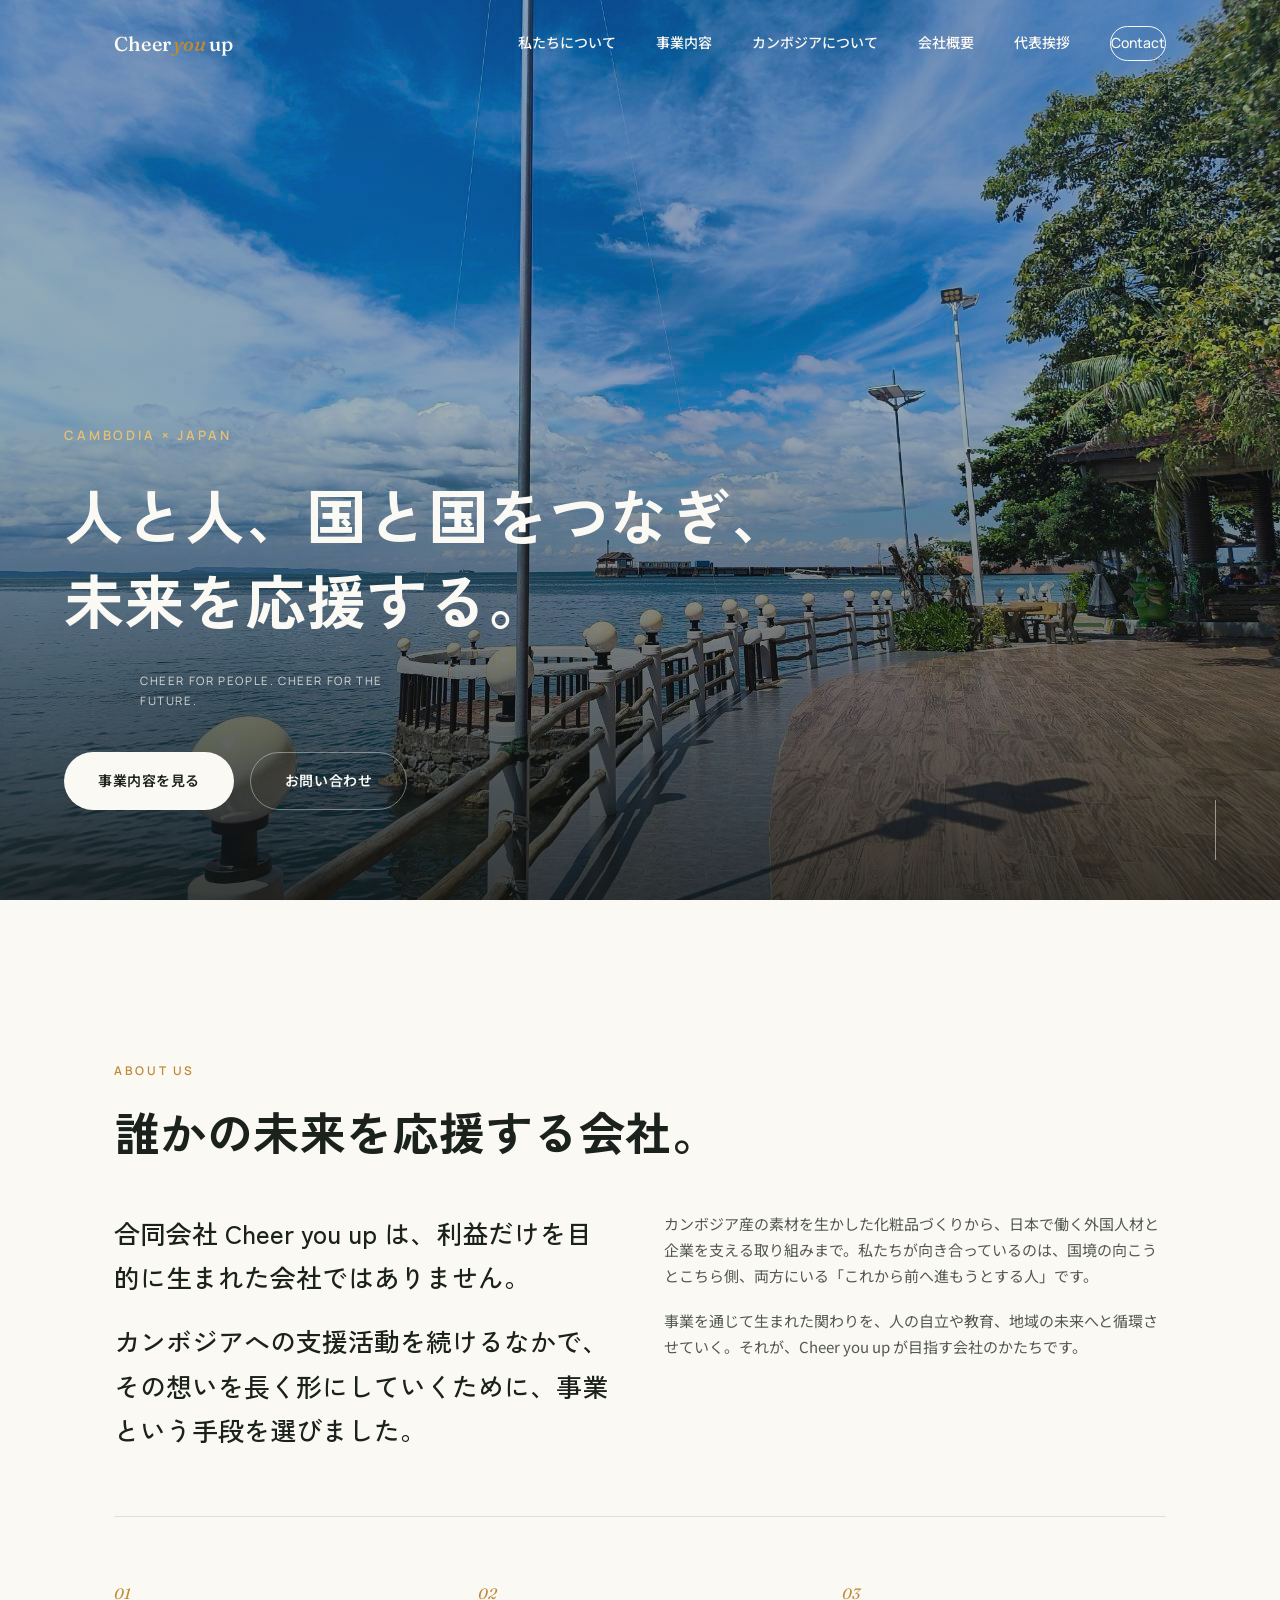
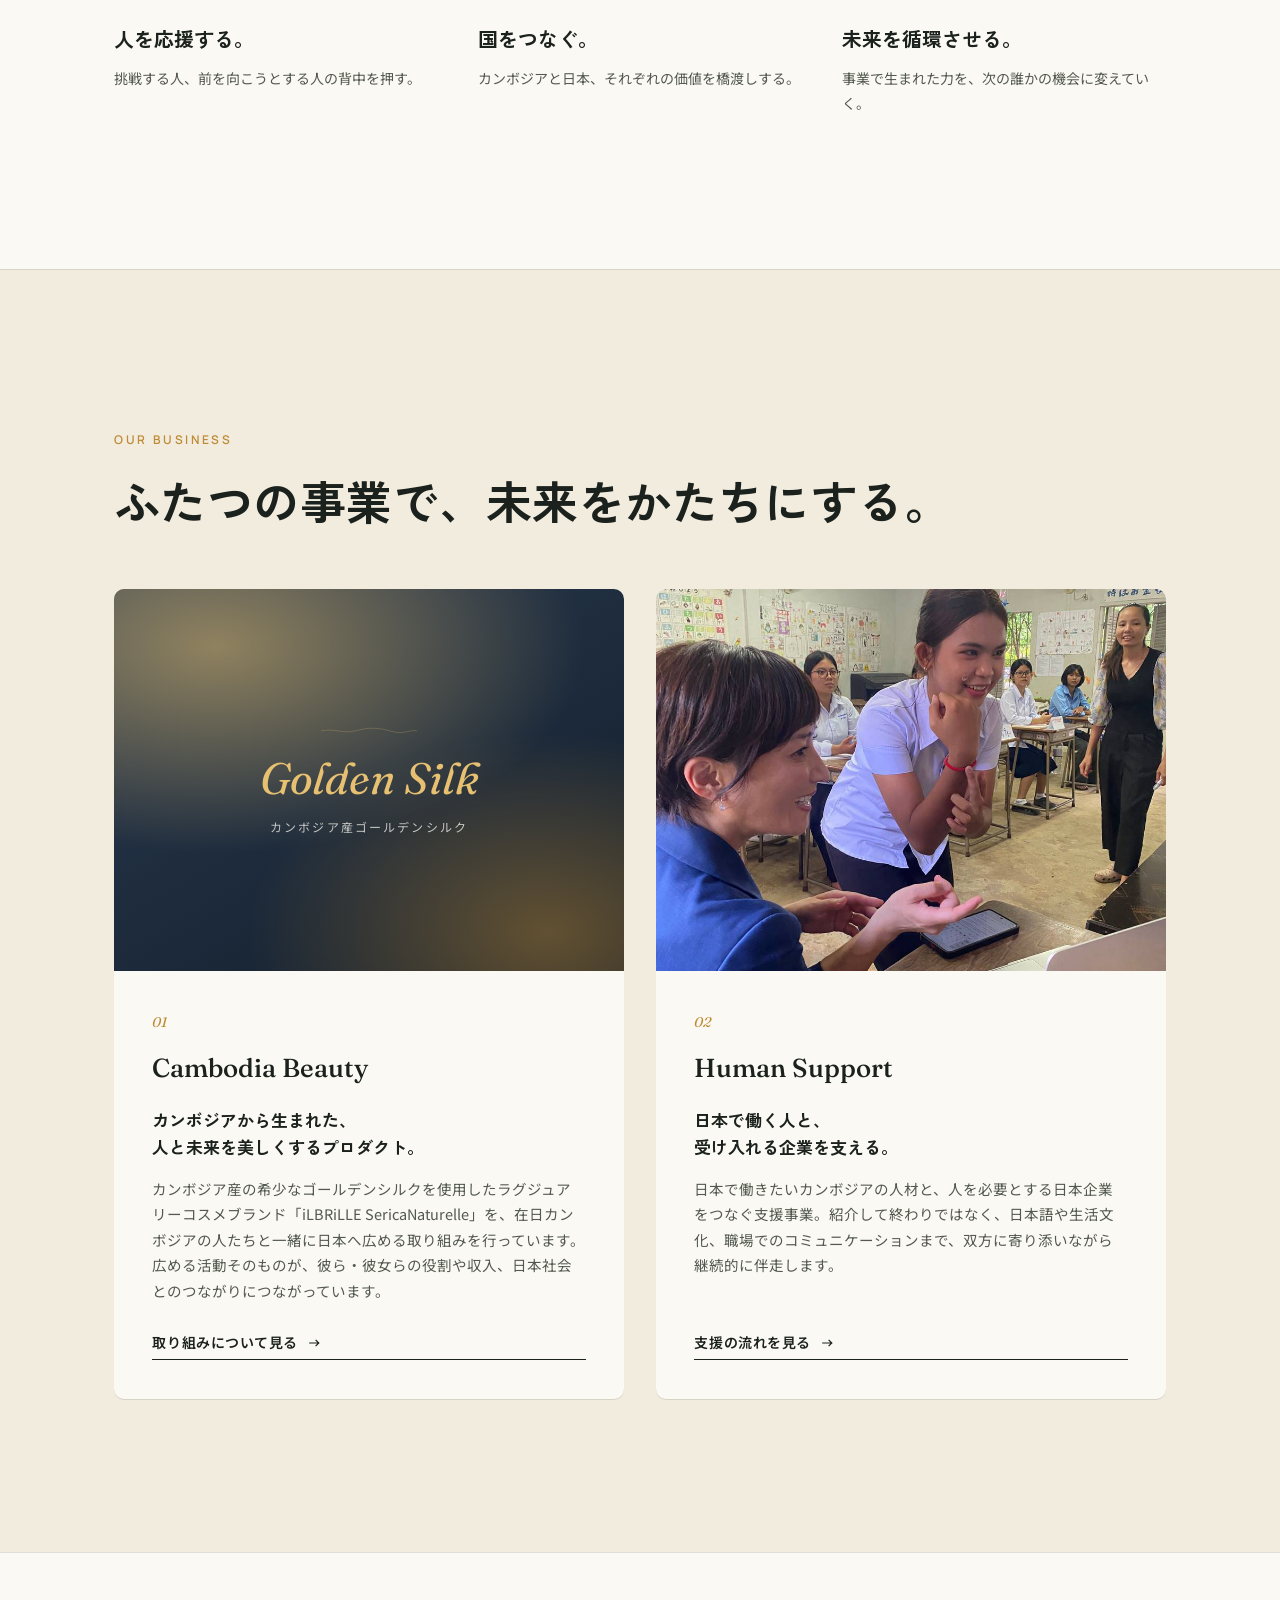
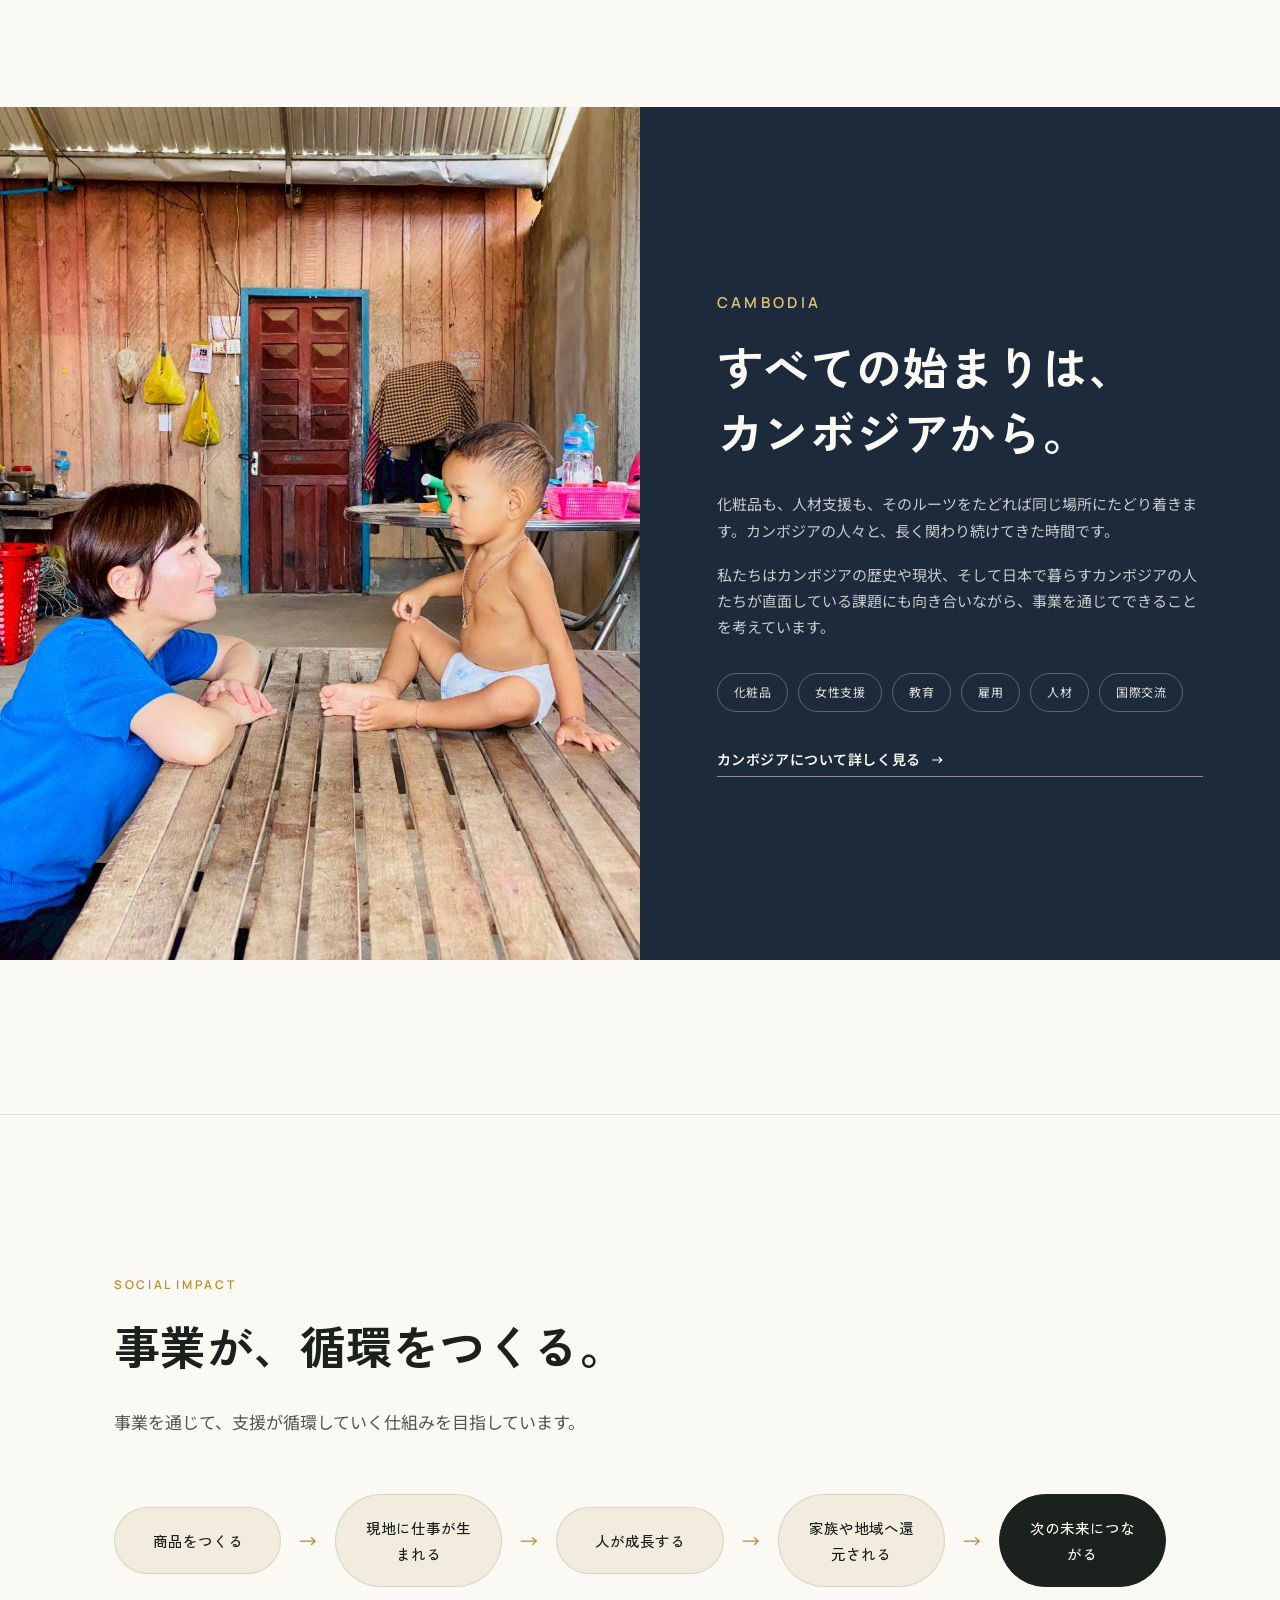
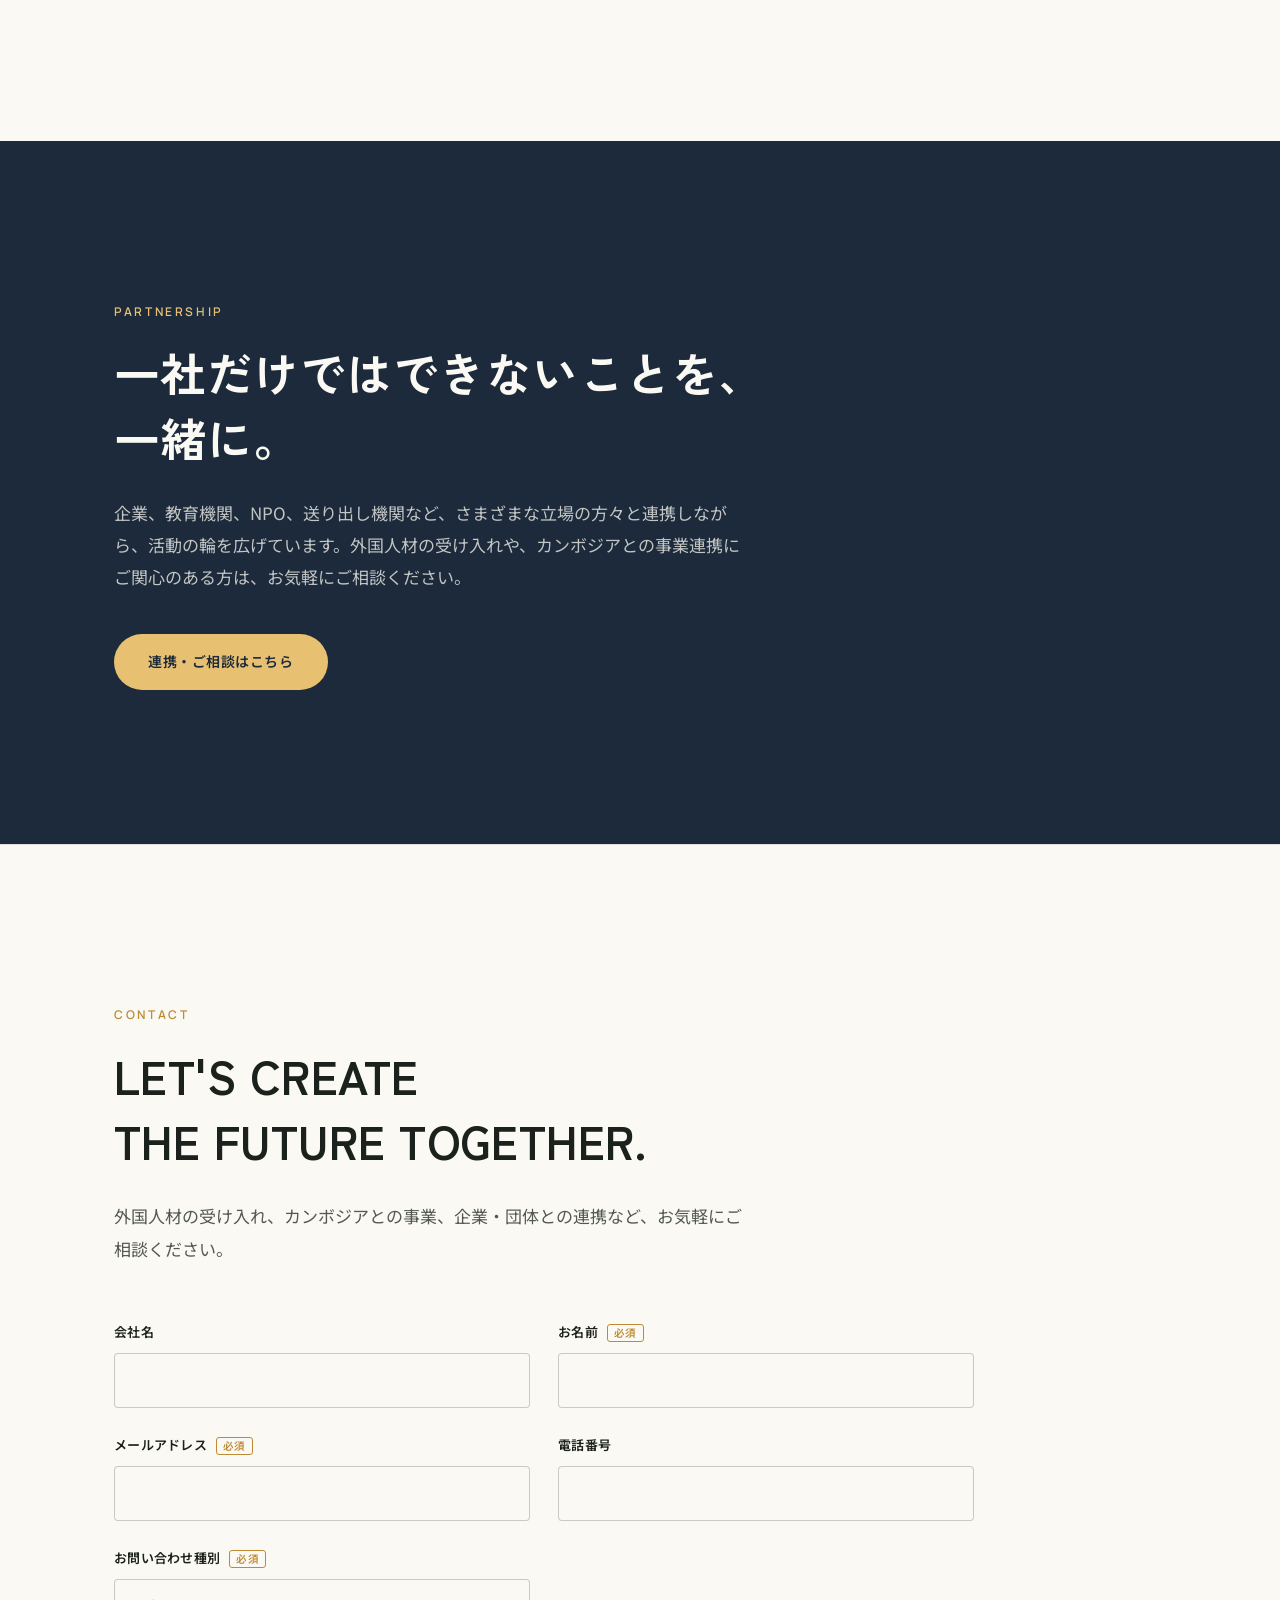
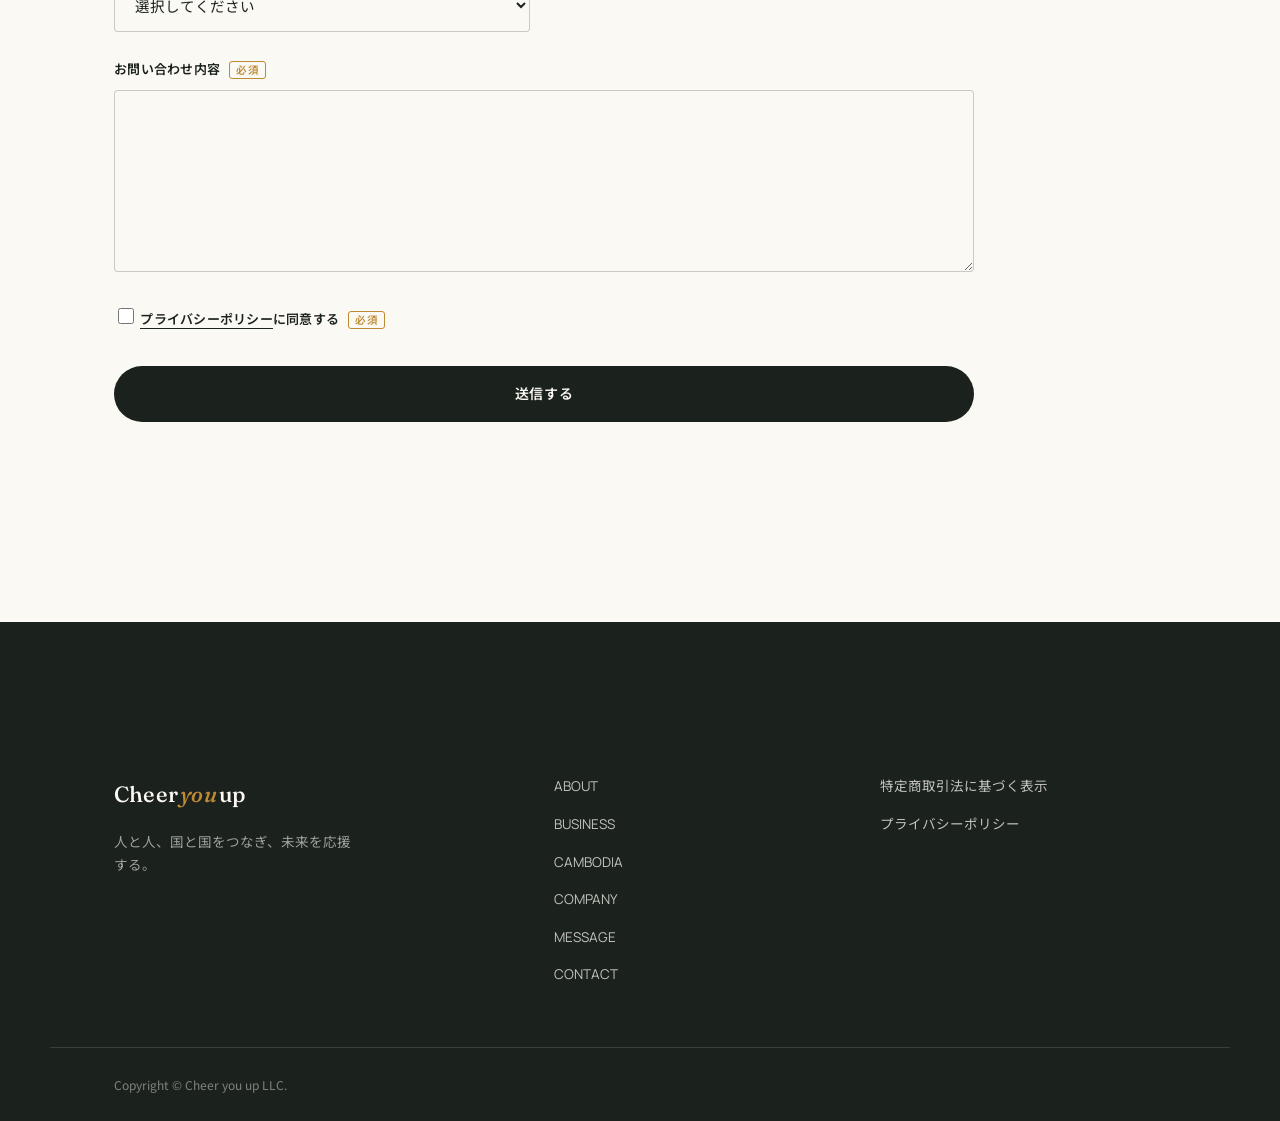
<file: index.html>
<!DOCTYPE html>
<html lang="ja">
<head>
<meta charset="UTF-8">
<meta name="viewport" content="width=device-width, initial-scale=1.0">
<title>合同会社 Cheer you up｜カンボジアと日本をつなぎ、未来を応援する</title>
<meta name="description" content="カンボジアと日本をつなぎ、人と企業の未来を応援する合同会社Cheer you up。カンボジア産素材を活用した化粧品事業、外国人材・企業支援、教育・生活サポートなどを行っています。">

<!-- OGP -->
<meta property="og:type" content="website">
<meta property="og:title" content="合同会社 Cheer you up｜カンボジアと日本をつなぎ、未来を応援する">
<meta property="og:description" content="カンボジアと日本をつなぎ、人と企業の未来を応援する合同会社Cheer you up。カンボジア産素材を活用した化粧品事業、外国人材・企業支援、教育・生活サポートなどを行っています。">
<meta property="og:site_name" content="Cheer you up">
<meta property="og:image" content="https://cheer-you-up.co.jp/image/ogp.jpg">
<meta property="og:locale" content="ja_JP">

<!-- Twitter -->
<meta name="twitter:card" content="summary_large_image">
<meta name="twitter:title" content="合同会社 Cheer you up｜カンボジアと日本をつなぎ、未来を応援する">
<meta name="twitter:description" content="カンボジアと日本をつなぎ、人と企業の未来を応援する合同会社Cheer you up。">

<link rel="canonical" href="https://cheer-you-up.co.jp/">
<link rel="icon" href="image/favicon.svg" type="image/svg+xml">

<link rel="preconnect" href="https://fonts.googleapis.com">
<link rel="preconnect" href="https://fonts.gstatic.com" crossorigin>
<link href="https://fonts.googleapis.com/css2?family=Fraunces:ital,opsz,wght@0,9..144,300;0,9..144,400;0,9..144,500;0,9..144,600;1,9..144,400&family=Manrope:wght@400;500;600;700&family=Noto+Sans+JP:wght@300;400;500;700&family=Zen+Kaku+Gothic+New:wght@500;700&display=swap" rel="stylesheet">

<link rel="stylesheet" href="css/style.css">

<script type="application/ld+json">
{
  "@context": "https://schema.org",
  "@type": "Organization",
  "name": "合同会社 Cheer you up",
  "alternateName": "Cheer you up LLC",
  "url": "https://cheer-you-up.co.jp/",
  "logo": "https://cheer-you-up.co.jp/assets/logo.svg",
  "foundingDate": "2025-05",
  "address": {
    "@type": "PostalAddress",
    "streetAddress": "半原5800番地",
    "addressLocality": "愛甲郡愛川町",
    "addressRegion": "神奈川県",
    "addressCountry": "JP"
  },
  "description": "カンボジアと日本をつなぎ、人と企業の未来を応援する合同会社。カンボジア産素材を活用した化粧品事業、外国人材・企業支援を行う。"
}
</script>
</head>
<body>

<!-- silk thread signature motif, reused across sections -->
<svg width="0" height="0" style="position:absolute">
  <defs>
    <symbol id="thread" viewBox="0 0 600 40">
      <path d="M0 20 C 80 0, 140 40, 220 18 S 360 -2, 440 22 S 560 6, 600 20"
        fill="none" stroke="currentColor" stroke-width="1.4" stroke-linecap="round"/>
    </symbol>
  </defs>
</svg>

<div class="scroll-progress" id="scrollProgress"></div>

<header class="site-header on-dark" id="siteHeader">
  <div class="header-inner">
    <a href="#top" class="logo">
      <span class="logo-mark">Cheer<span class="logo-dot">you</span>up</span>
    </a>

    <nav class="nav-desktop" aria-label="メインナビゲーション">
      <a href="index.html#about">私たちについて</a>
      <a href="html/business.html">事業内容</a>
      <a href="html/cambodia.html">カンボジアについて</a>
      <a href="html/company.html">会社概要</a>
      <a href="html/message.html">代表挨拶</a>
      <a href="index.html#contact" class="nav-cta">Contact</a>
    </nav>

    <button class="menu-toggle" id="menuToggle" aria-label="メニューを開く" aria-expanded="false" aria-controls="mobileMenu">
      <span></span><span></span><span></span>
    </button>
  </div>
</header>

<div class="mobile-menu" id="mobileMenu" aria-hidden="true">
  <nav aria-label="モバイルナビゲーション">
    <a href="index.html#about"><span>01</span>私たちについて</a>
    <a href="html/business.html"><span>02</span>事業内容</a>
    <a href="html/cambodia.html"><span>03</span>カンボジアについて</a>
    <a href="html/company.html"><span>04</span>会社概要</a>
    <a href="html/message.html"><span>05</span>代表挨拶</a>
    <a href="index.html#contact"><span>06</span>Contact</a>
  </nav>
</div>

<main id="top">

  <!-- ============ HERO ============ -->
  <section class="hero">
    <div class="hero-bg" aria-hidden="true">
      <img src="image/activity-20261115-06.jpg" alt="青空の下に広がるカンボジアの海辺" loading="eager">
      <div class="hero-bg-overlay"></div>
    </div>

    <div class="hero-inner">
      <p class="eyebrow reveal" data-reveal>CAMBODIA × JAPAN</p>
      <h1 class="hero-title">
        <span class="reveal" data-reveal>人と人、国と国をつなぎ、</span>
        <span class="reveal" data-reveal>未来を応援する。</span>
      </h1>
      <div class="hero-sub reveal" data-reveal>
        <svg class="thread-icon" aria-hidden="true"><use href="#thread"/></svg>
        <p>CHEER FOR PEOPLE. CHEER FOR THE FUTURE.</p>
      </div>
      <div class="hero-actions reveal" data-reveal>
        <a href="#business" class="btn btn-primary">事業内容を見る</a>
        <a href="#contact" class="btn btn-ghost">お問い合わせ</a>
      </div>
    </div>

    <a href="#about" class="scroll-cue" aria-label="スクロールして次へ">
      <span></span>
    </a>
  </section>

  <!-- ============ ABOUT ============ -->
  <section class="section about" id="about">
    <div class="container">
      <p class="eyebrow reveal" data-reveal>ABOUT US</p>
      <h2 class="section-title reveal" data-reveal>誰かの未来を応援する会社。</h2>

      <div class="about-grid">
        <div class="about-lead reveal" data-reveal>
          <p>合同会社 Cheer you up は、利益だけを目的に生まれた会社ではありません。</p>
          <p>カンボジアへの支援活動を続けるなかで、その想いを長く形にしていくために、事業という手段を選びました。</p>
        </div>
        <div class="about-body reveal" data-reveal>
          <p>カンボジア産の素材を生かした化粧品づくりから、日本で働く外国人材と企業を支える取り組みまで。私たちが向き合っているのは、国境の向こうとこちら側、両方にいる「これから前へ進もうとする人」です。</p>
          <p>事業を通じて生まれた関わりを、人の自立や教育、地域の未来へと循環させていく。それが、Cheer you up が目指す会社のかたちです。</p>
        </div>
      </div>

      <div class="about-values">
        <div class="value-item reveal" data-reveal>
          <span class="value-num">01</span>
          <h3>人を応援する。</h3>
          <p>挑戦する人、前を向こうとする人の背中を押す。</p>
        </div>
        <div class="value-item reveal" data-reveal>
          <span class="value-num">02</span>
          <h3>国をつなぐ。</h3>
          <p>カンボジアと日本、それぞれの価値を橋渡しする。</p>
        </div>
        <div class="value-item reveal" data-reveal>
          <span class="value-num">03</span>
          <h3>未来を循環させる。</h3>
          <p>事業で生まれた力を、次の誰かの機会に変えていく。</p>
        </div>
      </div>
    </div>
  </section>

  <!-- ============ OUR BUSINESS ============ -->
  <section class="section business" id="business">
    <div class="container">
      <p class="eyebrow reveal" data-reveal>OUR BUSINESS</p>
      <h2 class="section-title reveal" data-reveal>ふたつの事業で、<br class="sp-only">未来をかたちにする。</h2>

      <div class="business-cards">
        <article class="biz-card reveal" data-reveal>
          <div class="biz-card-media silk-panel" aria-hidden="true">
            <svg class="thread-icon" aria-hidden="true"><use href="#thread"/></svg>
            <span class="silk-panel-en">Golden Silk</span>
            <span class="silk-panel-jp">カンボジア産ゴールデンシルク</span>
          </div>
          <div class="biz-card-body">
            <span class="biz-card-num">01</span>
            <h3>Cambodia Beauty</h3>
            <p class="biz-card-lead">カンボジアから生まれた、<br>人と未来を美しくするプロダクト。</p>
            <p class="biz-card-text">カンボジア産の希少なゴールデンシルクを使用したラグジュアリーコスメブランド「iLBRiLLE SericaNaturelle」を、在日カンボジアの人たちと一緒に日本へ広める取り組みを行っています。広める活動そのものが、彼ら・彼女らの役割や収入、日本社会とのつながりにつながっています。</p>
            <a href="html/business.html#cosmetics" class="btn btn-line">
              取り組みについて見る
              <svg class="arrow" viewBox="0 0 20 20" aria-hidden="true"><path d="M4 10h12M12 6l4 4-4 4" fill="none" stroke="currentColor" stroke-width="1.5"/></svg>
            </a>
          </div>
        </article>

        <article class="biz-card reveal" data-reveal>
          <div class="biz-card-media">
            <img src="image/activity-20261115-01.jpg" alt="カンボジアの日本語学校で、学生と笑顔で言葉を交わす代表" loading="lazy" class="pos-human-support">
          </div>
          <div class="biz-card-body">
            <span class="biz-card-num">02</span>
            <h3>Human Support</h3>
            <p class="biz-card-lead">日本で働く人と、<br>受け入れる企業を支える。</p>
            <p class="biz-card-text">日本で働きたいカンボジアの人材と、人を必要とする日本企業をつなぐ支援事業。紹介して終わりではなく、日本語や生活文化、職場でのコミュニケーションまで、双方に寄り添いながら継続的に伴走します。</p>
            <a href="html/business.html#human-support" class="btn btn-line">
              支援の流れを見る
              <svg class="arrow" viewBox="0 0 20 20" aria-hidden="true"><path d="M4 10h12M12 6l4 4-4 4" fill="none" stroke="currentColor" stroke-width="1.5"/></svg>
            </a>
          </div>
        </article>
      </div>
    </div>
  </section>


  <!-- ============ CAMBODIA ============ -->
  <section class="section cambodia" id="cambodia">
    <div class="cambodia-media">
      <img src="image/village-20260612-03.jpg" alt="カンボジアの村の家で、幼い子どもと目線を合わせて向き合う代表" class="pos-cambodia-top">
    </div>
    <div class="cambodia-content">
      <p class="eyebrow reveal" data-reveal>CAMBODIA</p>
      <h2 class="section-title reveal" data-reveal>すべての始まりは、<br>カンボジアから。</h2>
      <p class="reveal" data-reveal>化粧品も、人材支援も、そのルーツをたどれば同じ場所にたどり着きます。カンボジアの人々と、長く関わり続けてきた時間です。</p>
      <p class="reveal" data-reveal>私たちはカンボジアの歴史や現状、そして日本で暮らすカンボジアの人たちが直面している課題にも向き合いながら、事業を通じてできることを考えています。</p>

      <ul class="cambodia-tags reveal" data-reveal>
        <li>化粧品</li>
        <li>女性支援</li>
        <li>教育</li>
        <li>雇用</li>
        <li>人材</li>
        <li>国際交流</li>
      </ul>

      <a href="html/cambodia.html" class="btn btn-line cambodia-link reveal" data-reveal>
        カンボジアについて詳しく見る
        <svg class="arrow" viewBox="0 0 20 20" aria-hidden="true"><path d="M4 10h12M12 6l4 4-4 4" fill="none" stroke="currentColor" stroke-width="1.5"/></svg>
      </a>
    </div>
  </section>

  <!-- ============ SOCIAL IMPACT ============ -->
  <section class="section impact">
    <div class="container">
      <p class="eyebrow reveal" data-reveal>SOCIAL IMPACT</p>
      <h2 class="section-title reveal" data-reveal>事業が、循環をつくる。</h2>
      <p class="section-lead reveal" data-reveal>事業を通じて、支援が循環していく仕組みを目指しています。</p>

      <div class="impact-cycle reveal" data-reveal>
        <div class="impact-node"><span>商品をつくる</span></div>
        <div class="impact-arrow">→</div>
        <div class="impact-node"><span>現地に仕事が生まれる</span></div>
        <div class="impact-arrow">→</div>
        <div class="impact-node"><span>人が成長する</span></div>
        <div class="impact-arrow">→</div>
        <div class="impact-node"><span>家族や地域へ還元される</span></div>
        <div class="impact-arrow">→</div>
        <div class="impact-node impact-node-final"><span>次の未来につながる</span></div>
      </div>
    </div>
  </section>

  <!-- ============ PARTNERSHIP ============ -->
  <section class="section partnership">
    <div class="container">
      <p class="eyebrow reveal" data-reveal>PARTNERSHIP</p>
      <h2 class="section-title reveal" data-reveal>一社だけではできないことを、<br>一緒に。</h2>
      <p class="section-lead reveal" data-reveal>企業、教育機関、NPO、送り出し機関など、さまざまな立場の方々と連携しながら、活動の輪を広げています。外国人材の受け入れや、カンボジアとの事業連携にご関心のある方は、お気軽にご相談ください。</p>
      <a href="#contact" class="btn btn-primary reveal" data-reveal>連携・ご相談はこちら</a>
    </div>
  </section>
  <!-- ============ CONTACT ============ -->
  <section class="section contact" id="contact">
    <div class="container">
      <p class="eyebrow reveal" data-reveal>CONTACT</p>
      <h2 class="section-title reveal" data-reveal>LET'S CREATE<br>THE FUTURE TOGETHER.</h2>
      <p class="section-lead reveal" data-reveal>外国人材の受け入れ、カンボジアとの事業、企業・団体との連携など、お気軽にご相談ください。</p>

      <form class="contact-form reveal" data-reveal id="contactForm" action="php/contact.php" method="post" novalidate>
        <div class="form-hp" aria-hidden="true">
          <label for="website">このフィールドは入力しないでください</label>
          <input type="text" id="website" name="website" tabindex="-1" autocomplete="off">
        </div>
        <div class="form-row">
          <label for="companyName">会社名</label>
          <input type="text" id="companyName" name="companyName" autocomplete="organization">
        </div>
        <div class="form-row">
          <label for="fullName">お名前 <span class="required">必須</span></label>
          <input type="text" id="fullName" name="fullName" required autocomplete="name">
        </div>
        <div class="form-row">
          <label for="email">メールアドレス <span class="required">必須</span></label>
          <input type="email" id="email" name="email" required autocomplete="email">
        </div>
        <div class="form-row">
          <label for="tel">電話番号</label>
          <input type="tel" id="tel" name="tel" autocomplete="tel">
        </div>
        <div class="form-row">
          <label for="type">お問い合わせ種別 <span class="required">必須</span></label>
          <select id="type" name="type" required>
            <option value="" disabled selected>選択してください</option>
            <option value="cosmetics">化粧品ブランドについて</option>
            <option value="human-support">外国人材・企業支援について</option>
            <option value="partnership">連携・パートナーシップについて</option>
            <option value="other">その他</option>
          </select>
        </div>
        <div class="form-row form-row-full">
          <label for="message">お問い合わせ内容 <span class="required">必須</span></label>
          <textarea id="message" name="message" rows="6" required></textarea>
        </div>
        <div class="form-row form-row-full form-row-checkbox">
          <label class="checkbox-label">
            <input type="checkbox" id="privacy" name="privacy" required>
            <span><a href="html/privacy.html" target="_blank" rel="noopener">プライバシーポリシー</a>に同意する <span class="required">必須</span></span>
          </label>
        </div>
        <div class="form-row form-row-full">
          <button type="submit" class="btn btn-primary btn-submit">送信する</button>
        </div>
        <p class="form-note" id="formNote" role="status" aria-live="polite"></p>
      </form>
    </div>
  </section>

</main>

<footer class="site-footer">
  <div class="container footer-inner">
    <div class="footer-brand">
      <span class="logo-mark">Cheer<span class="logo-dot">you</span>up</span>
      <p>人と人、国と国をつなぎ、未来を応援する。</p>
    </div>

    <nav class="footer-nav" aria-label="フッターナビゲーション">
      <a href="index.html#about">ABOUT</a>
      <a href="html/business.html">BUSINESS</a>
      <a href="html/cambodia.html">CAMBODIA</a>
      <a href="html/company.html">COMPANY</a>
      <a href="html/message.html">MESSAGE</a>
      <a href="index.html#contact">CONTACT</a>
    </nav>

    <div class="footer-links">
      <a href="html/tokushoho.html">特定商取引法に基づく表示</a>
      <a href="html/privacy.html">プライバシーポリシー</a>
    </div>
  </div>
  <div class="footer-bottom container">
    <p>Copyright © Cheer you up LLC.</p>
  </div>
</footer>

<script src="js/script.js"></script>
</body>
</html>
</file>
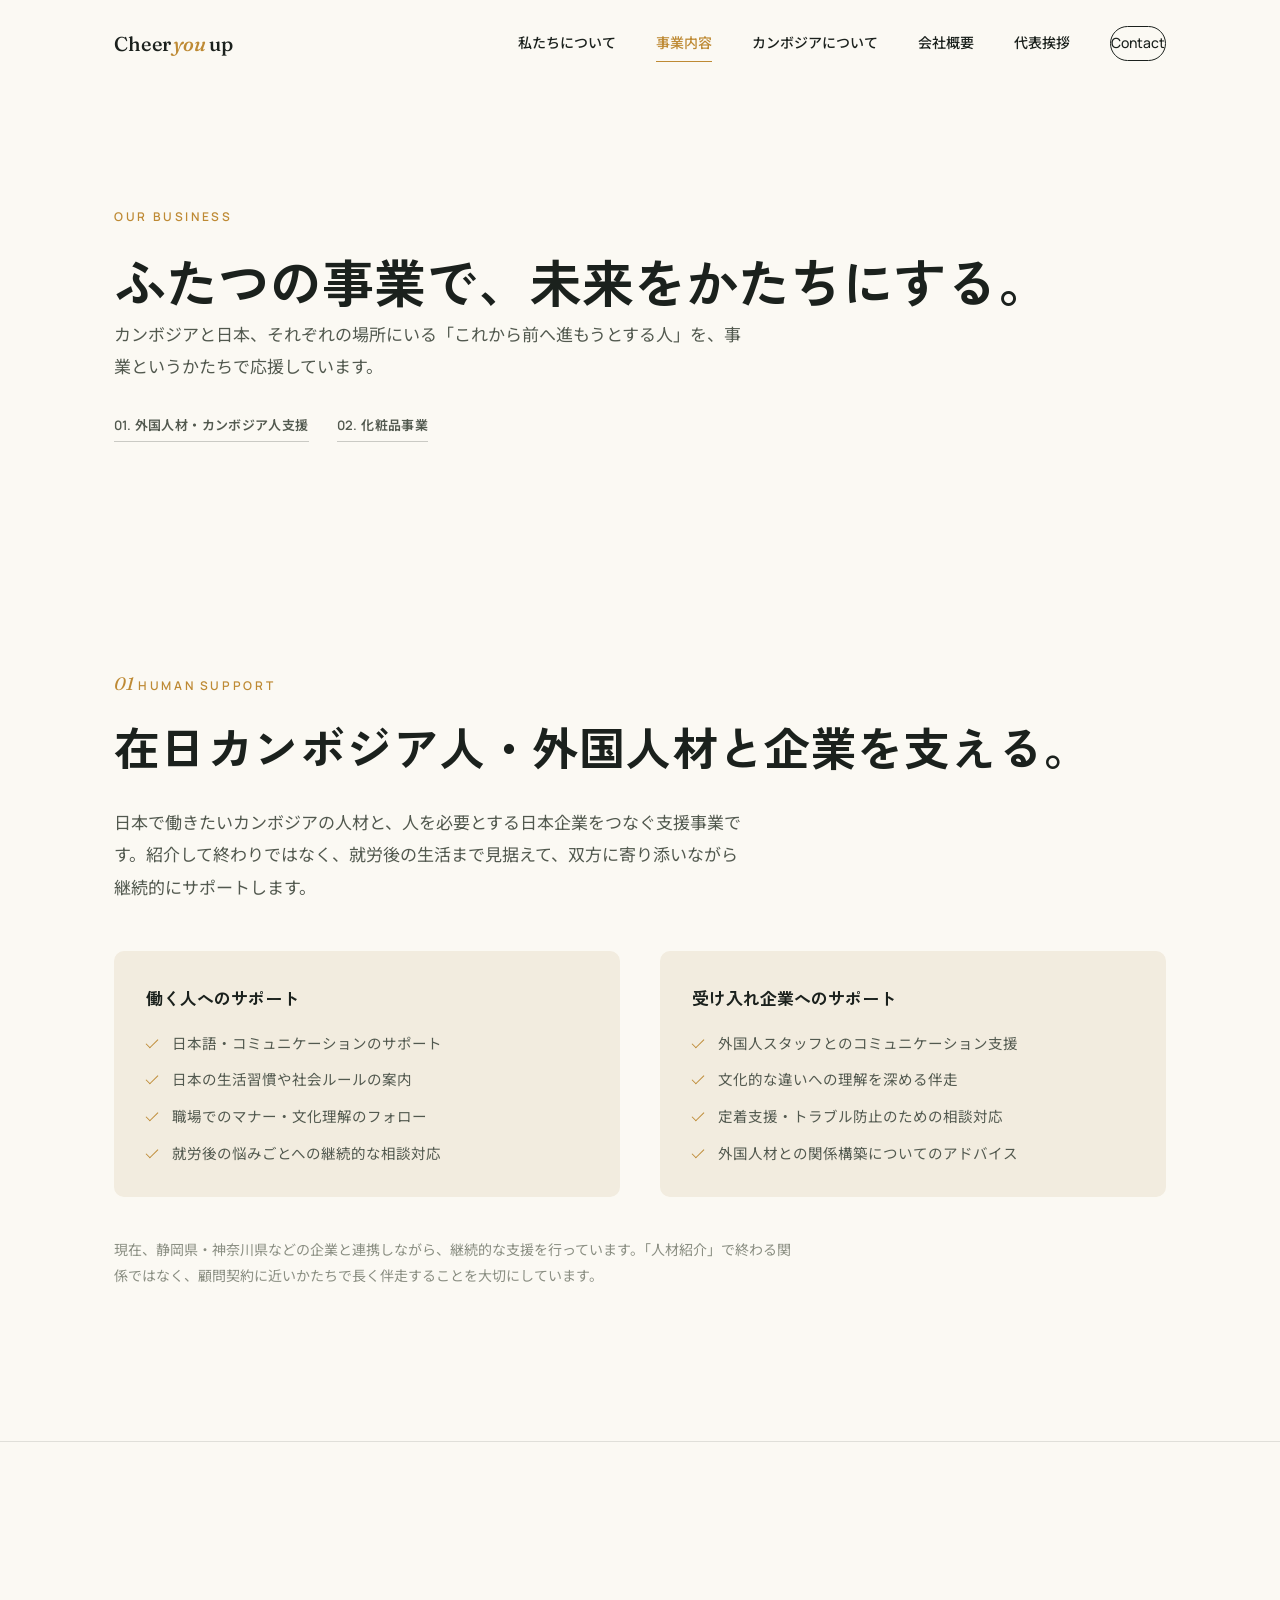
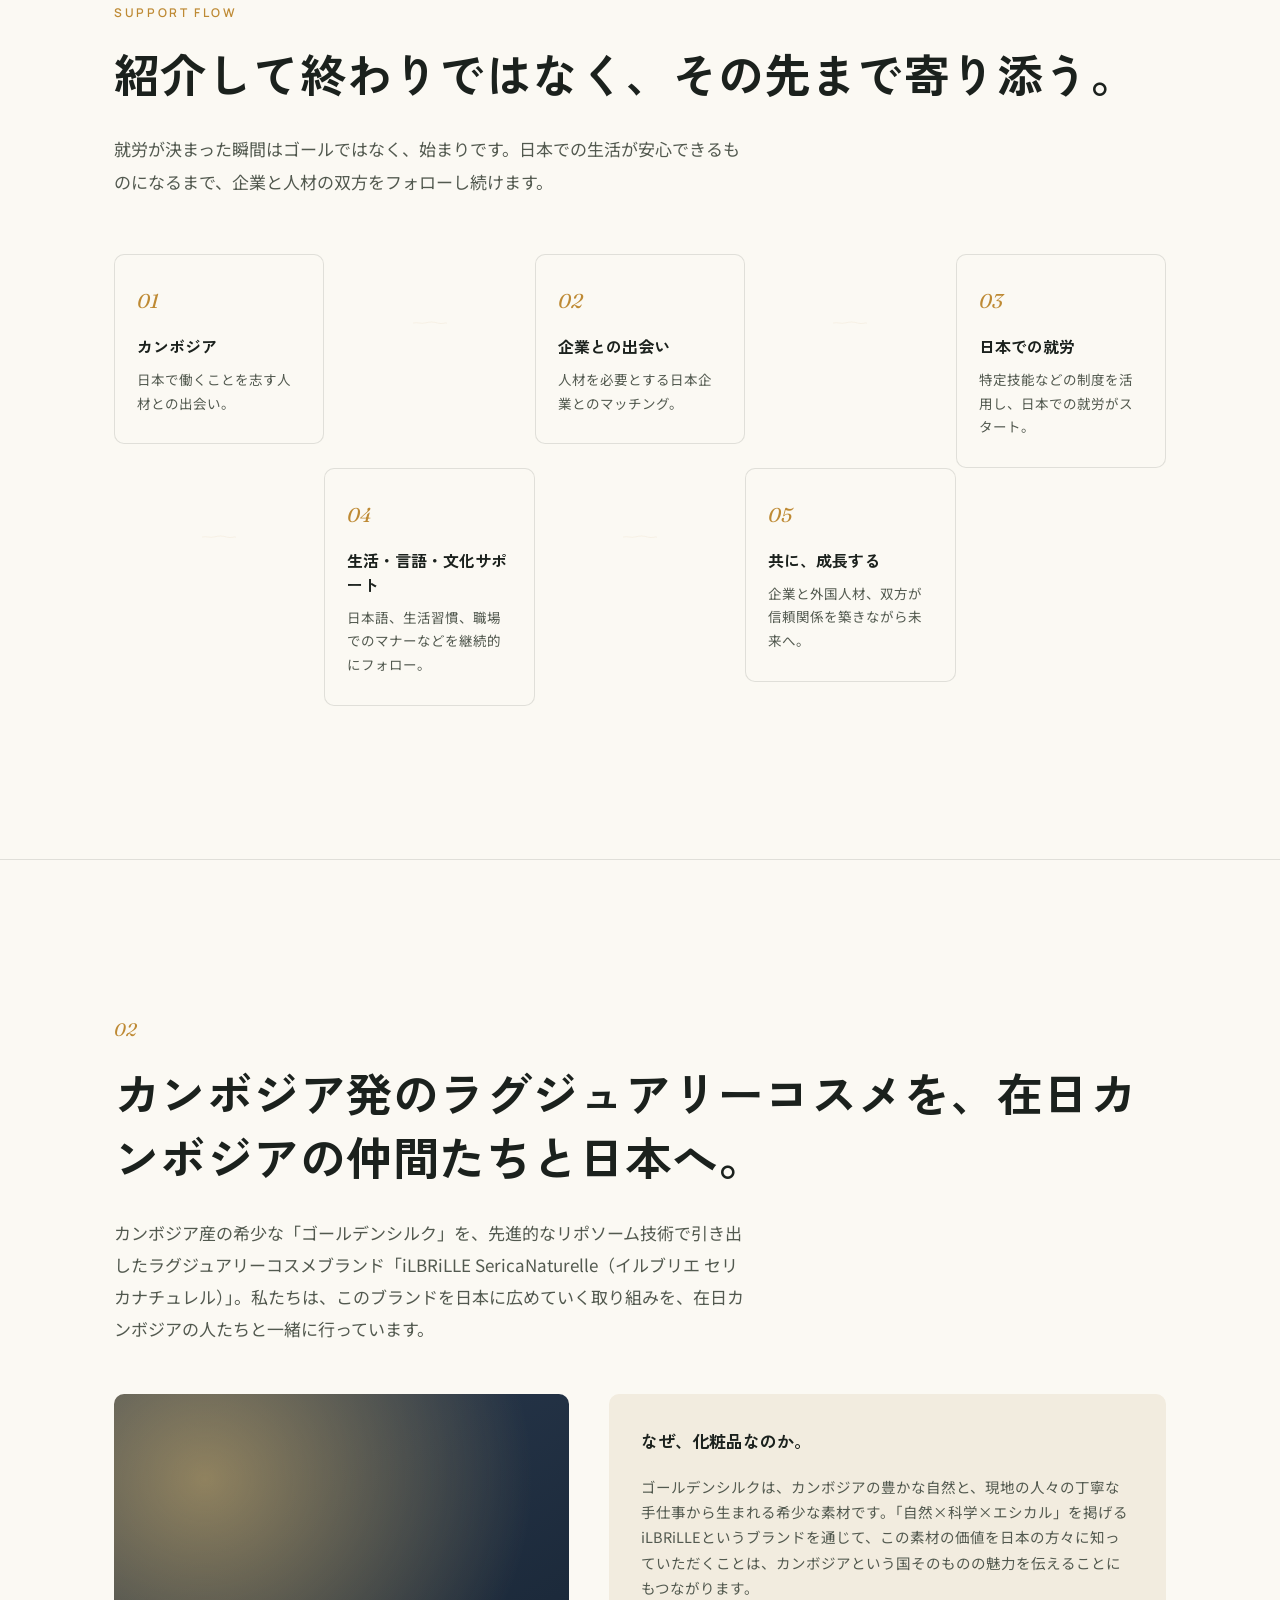
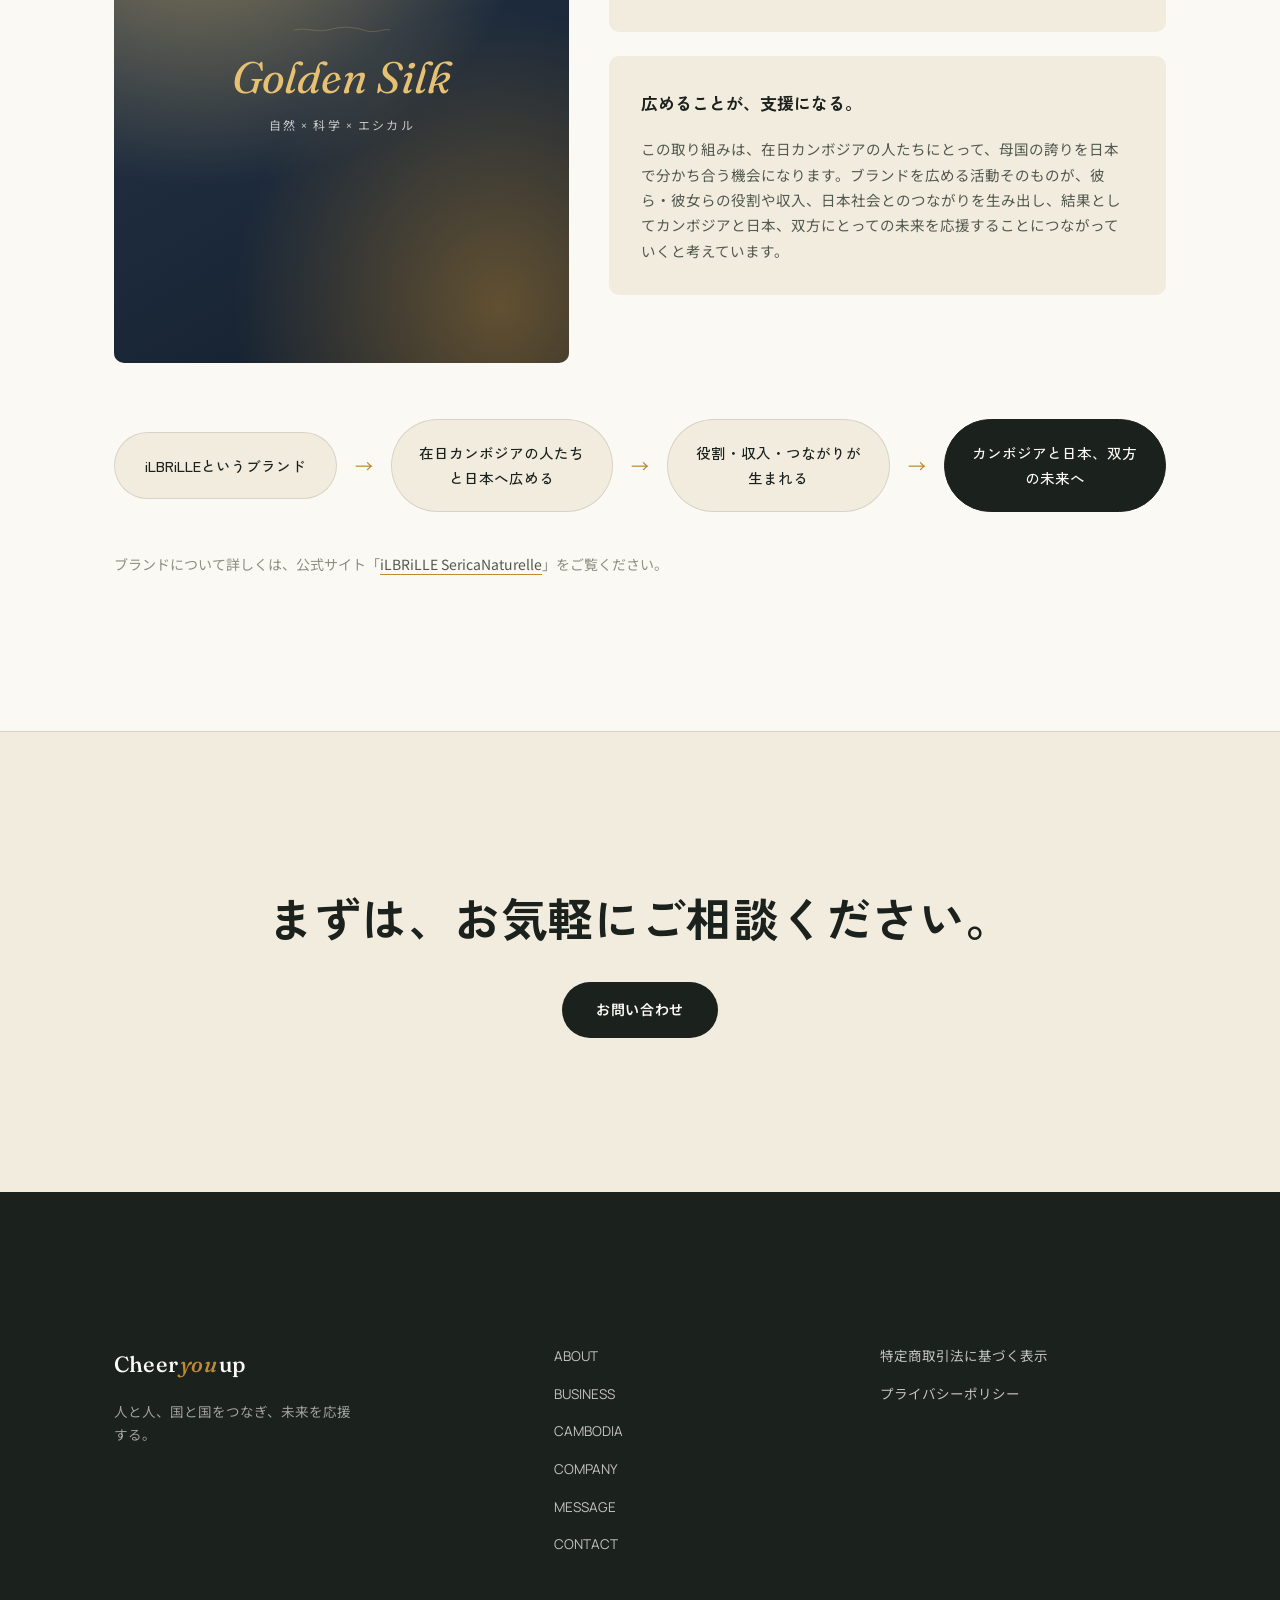
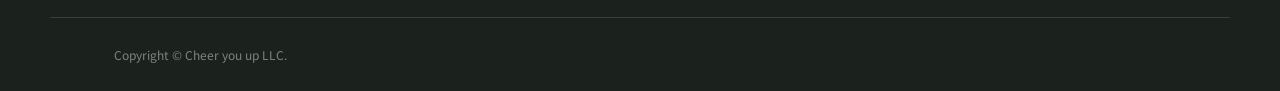
<file: html/business.html>
<!DOCTYPE html>
<html lang="ja">
<head>
<meta charset="UTF-8">
<meta name="viewport" content="width=device-width, initial-scale=1.0">
<title>事業内容｜合同会社 Cheer you up</title>
<meta name="description" content="合同会社Cheer you upの事業内容。在日カンボジア人・外国人材と受け入れ企業を支える就労・生活サポート事業、カンボジア産ゴールデンシルクを使用した化粧品事業について紹介します。">
<link rel="canonical" href="https://cheer-you-up.co.jp/html/business.html">
<link rel="icon" href="../image/favicon.svg" type="image/svg+xml">

<link rel="preconnect" href="https://fonts.googleapis.com">
<link rel="preconnect" href="https://fonts.gstatic.com" crossorigin>
<link href="https://fonts.googleapis.com/css2?family=Fraunces:ital,opsz,wght@0,9..144,300;0,9..144,400;0,9..144,500;0,9..144,600;1,9..144,400&family=Manrope:wght@400;500;600;700&family=Noto+Sans+JP:wght@300;400;500;700&family=Zen+Kaku+Gothic+New:wght@500;700&display=swap" rel="stylesheet">
<link rel="stylesheet" href="../css/style.css">
</head>
<body>

<svg width="0" height="0" style="position:absolute">
  <defs>
    <symbol id="thread" viewBox="0 0 600 40">
      <path d="M0 20 C 80 0, 140 40, 220 18 S 360 -2, 440 22 S 560 6, 600 20"
        fill="none" stroke="currentColor" stroke-width="1.4" stroke-linecap="round"/>
    </symbol>
  </defs>
</svg>

<div class="scroll-progress" id="scrollProgress"></div>

<header class="site-header" id="siteHeader">
  <div class="header-inner">
    <a href="../index.html" class="logo">
      <span class="logo-mark">Cheer<span class="logo-dot">you</span>up</span>
    </a>
    <nav class="nav-desktop" aria-label="メインナビゲーション">
      <a href="../index.html#about">私たちについて</a>
      <a href="business.html" class="is-current">事業内容</a>
      <a href="cambodia.html">カンボジアについて</a>
      <a href="company.html">会社概要</a>
      <a href="message.html">代表挨拶</a>
      <a href="../index.html#contact" class="nav-cta">Contact</a>
    </nav>
    <button class="menu-toggle" id="menuToggle" aria-label="メニューを開く" aria-expanded="false" aria-controls="mobileMenu">
      <span></span><span></span><span></span>
    </button>
  </div>
</header>

<div class="mobile-menu" id="mobileMenu" aria-hidden="true">
  <nav aria-label="モバイルナビゲーション">
    <a href="../index.html#about"><span>01</span>私たちについて</a>
    <a href="business.html"><span>02</span>事業内容</a>
    <a href="cambodia.html"><span>03</span>カンボジアについて</a>
    <a href="company.html"><span>04</span>会社概要</a>
    <a href="message.html"><span>05</span>代表挨拶</a>
    <a href="../index.html#contact"><span>06</span>Contact</a>
  </nav>
</div>

<main>

  <!-- ============ PAGE HERO ============ -->
  <section class="page-hero">
    <div class="container">
      <p class="eyebrow reveal" data-reveal>OUR BUSINESS</p>
      <h1 class="page-title reveal" data-reveal>ふたつの事業で、<br class="sp-only">未来をかたちにする。</h1>
      <p class="section-lead reveal" data-reveal>カンボジアと日本、それぞれの場所にいる「これから前へ進もうとする人」を、事業というかたちで応援しています。</p>

      <div class="page-hero-jump reveal" data-reveal>
        <a href="#human-support">01. 外国人材・カンボジア人支援</a>
        <a href="#cosmetics">02. 化粧品事業</a>
      </div>
    </div>
  </section>

  <!-- ============ 01. HUMAN SUPPORT ============ -->
  <section class="section business-detail" id="human-support">
    <div class="container">
      <span class="biz-card-num">01</span>
      <p class="eyebrow reveal" data-reveal>HUMAN SUPPORT</p>
      <h2 class="section-title reveal" data-reveal>在日カンボジア人・外国人材と<br class="sp-only">企業を支える。</h2>
      <p class="section-lead reveal" data-reveal>日本で働きたいカンボジアの人材と、人を必要とする日本企業をつなぐ支援事業です。紹介して終わりではなく、就労後の生活まで見据えて、双方に寄り添いながら継続的にサポートします。</p>

      <div class="detail-columns">
        <div class="detail-col reveal" data-reveal>
          <h3>働く人へのサポート</h3>
          <ul class="check-list">
            <li>日本語・コミュニケーションのサポート</li>
            <li>日本の生活習慣や社会ルールの案内</li>
            <li>職場でのマナー・文化理解のフォロー</li>
            <li>就労後の悩みごとへの継続的な相談対応</li>
          </ul>
        </div>
        <div class="detail-col reveal" data-reveal>
          <h3>受け入れ企業へのサポート</h3>
          <ul class="check-list">
            <li>外国人スタッフとのコミュニケーション支援</li>
            <li>文化的な違いへの理解を深める伴走</li>
            <li>定着支援・トラブル防止のための相談対応</li>
            <li>外国人材との関係構築についてのアドバイス</li>
          </ul>
        </div>
      </div>

      <p class="detail-note reveal" data-reveal>現在、静岡県・神奈川県などの企業と連携しながら、継続的な支援を行っています。「人材紹介」で終わる関係ではなく、顧問契約に近いかたちで長く伴走することを大切にしています。</p>
    </div>
  </section>

  <!-- ============ SUPPORT FLOW ============ -->
  <section class="section support-flow">
    <div class="container">
      <p class="eyebrow reveal" data-reveal>SUPPORT FLOW</p>
      <h2 class="section-title reveal" data-reveal>紹介して終わりではなく、<br class="sp-only">その先まで寄り添う。</h2>
      <p class="section-lead reveal" data-reveal>就労が決まった瞬間はゴールではなく、始まりです。日本での生活が安心できるものになるまで、企業と人材の双方をフォローし続けます。</p>

      <div class="flow-track">
        <div class="flow-card reveal" data-reveal>
          <span class="flow-step">01</span>
          <h3>カンボジア</h3>
          <p>日本で働くことを志す人材との出会い。</p>
        </div>
        <div class="flow-connector" aria-hidden="true"><svg class="thread-icon"><use href="#thread"/></svg></div>
        <div class="flow-card reveal" data-reveal>
          <span class="flow-step">02</span>
          <h3>企業との出会い</h3>
          <p>人材を必要とする日本企業とのマッチング。</p>
        </div>
        <div class="flow-connector" aria-hidden="true"><svg class="thread-icon"><use href="#thread"/></svg></div>
        <div class="flow-card reveal" data-reveal>
          <span class="flow-step">03</span>
          <h3>日本での就労</h3>
          <p>特定技能などの制度を活用し、日本での就労がスタート。</p>
        </div>
        <div class="flow-connector" aria-hidden="true"><svg class="thread-icon"><use href="#thread"/></svg></div>
        <div class="flow-card reveal" data-reveal>
          <span class="flow-step">04</span>
          <h3>生活・言語・文化サポート</h3>
          <p>日本語、生活習慣、職場でのマナーなどを継続的にフォロー。</p>
        </div>
        <div class="flow-connector" aria-hidden="true"><svg class="thread-icon"><use href="#thread"/></svg></div>
        <div class="flow-card reveal" data-reveal>
          <span class="flow-step">05</span>
          <h3>共に、成長する</h3>
          <p>企業と外国人材、双方が信頼関係を築きながら未来へ。</p>
        </div>
      </div>
    </div>
  </section>

  <!-- ============ 02. COSMETICS ============ -->
  <section class="section business-detail" id="cosmetics">
    <div class="container">
      <span class="biz-card-num">02</span>
      <p class="eyebrow reveal" data-reveal>CAMBODIA BEAUTY</p>
      <h2 class="section-title reveal" data-reveal>カンボジア発のラグジュアリーコスメを、<br class="sp-only">在日カンボジアの仲間たちと日本へ。</h2>
      <p class="section-lead reveal" data-reveal>カンボジア産の希少な「ゴールデンシルク」を、先進的なリポソーム技術で引き出したラグジュアリーコスメブランド「iLBRiLLE SericaNaturelle（イルブリエ セリカナチュレル）」。私たちは、このブランドを日本に広めていく取り組みを、在日カンボジアの人たちと一緒に行っています。</p>

      <div class="cosmetics-story">
        <div class="cosmetics-story-media silk-panel reveal" data-reveal aria-hidden="true">
          <svg class="thread-icon" aria-hidden="true"><use href="#thread"/></svg>
          <span class="silk-panel-en">Golden Silk</span>
          <span class="silk-panel-jp">自然 × 科学 × エシカル</span>
        </div>
        <div class="cosmetics-story-body">
          <div class="detail-col reveal" data-reveal>
            <h3>なぜ、化粧品なのか。</h3>
            <p>ゴールデンシルクは、カンボジアの豊かな自然と、現地の人々の丁寧な手仕事から生まれる希少な素材です。「自然×科学×エシカル」を掲げるiLBRiLLEというブランドを通じて、この素材の価値を日本の方々に知っていただくことは、カンボジアという国そのものの魅力を伝えることにもつながります。</p>
          </div>
          <div class="detail-col reveal" data-reveal>
            <h3>広めることが、支援になる。</h3>
            <p>この取り組みは、在日カンボジアの人たちにとって、母国の誇りを日本で分かち合う機会になります。ブランドを広める活動そのものが、彼ら・彼女らの役割や収入、日本社会とのつながりを生み出し、結果としてカンボジアと日本、双方にとっての未来を応援することにつながっていくと考えています。</p>
          </div>
        </div>
      </div>

      <div class="impact-cycle reveal" data-reveal>
        <div class="impact-node"><span>iLBRiLLEというブランド</span></div>
        <div class="impact-arrow">→</div>
        <div class="impact-node"><span>在日カンボジアの人たちと日本へ広める</span></div>
        <div class="impact-arrow">→</div>
        <div class="impact-node"><span>役割・収入・つながりが生まれる</span></div>
        <div class="impact-arrow">→</div>
        <div class="impact-node impact-node-final"><span>カンボジアと日本、双方の未来へ</span></div>
      </div>

      <p class="detail-note reveal" data-reveal>ブランドについて詳しくは、公式サイト「<a href="https://ilbrille-sericanaturelle.com/" target="_blank" rel="noopener">iLBRiLLE SericaNaturelle</a>」をご覧ください。</p>
    </div>
  </section>

  <!-- ============ CTA ============ -->
  <section class="section business-cta">
    <div class="container">
      <h2 class="section-title reveal" data-reveal>まずは、お気軽にご相談ください。</h2>
      <a href="../index.html#contact" class="btn btn-primary reveal" data-reveal>お問い合わせ</a>
    </div>
  </section>

</main>

<footer class="site-footer">
  <div class="container footer-inner">
    <div class="footer-brand">
      <span class="logo-mark">Cheer<span class="logo-dot">you</span>up</span>
      <p>人と人、国と国をつなぎ、未来を応援する。</p>
    </div>
    <nav class="footer-nav" aria-label="フッターナビゲーション">
      <a href="../index.html#about">ABOUT</a>
      <a href="business.html">BUSINESS</a>
      <a href="cambodia.html">CAMBODIA</a>
      <a href="company.html">COMPANY</a>
      <a href="message.html">MESSAGE</a>
      <a href="../index.html#contact">CONTACT</a>
    </nav>
    <div class="footer-links">
      <a href="tokushoho.html">特定商取引法に基づく表示</a>
      <a href="privacy.html">プライバシーポリシー</a>
    </div>
  </div>
  <div class="footer-bottom container">
    <p>Copyright © Cheer you up LLC.</p>
  </div>
</footer>

<script src="../js/script.js"></script>
</body>
</html>
</file>
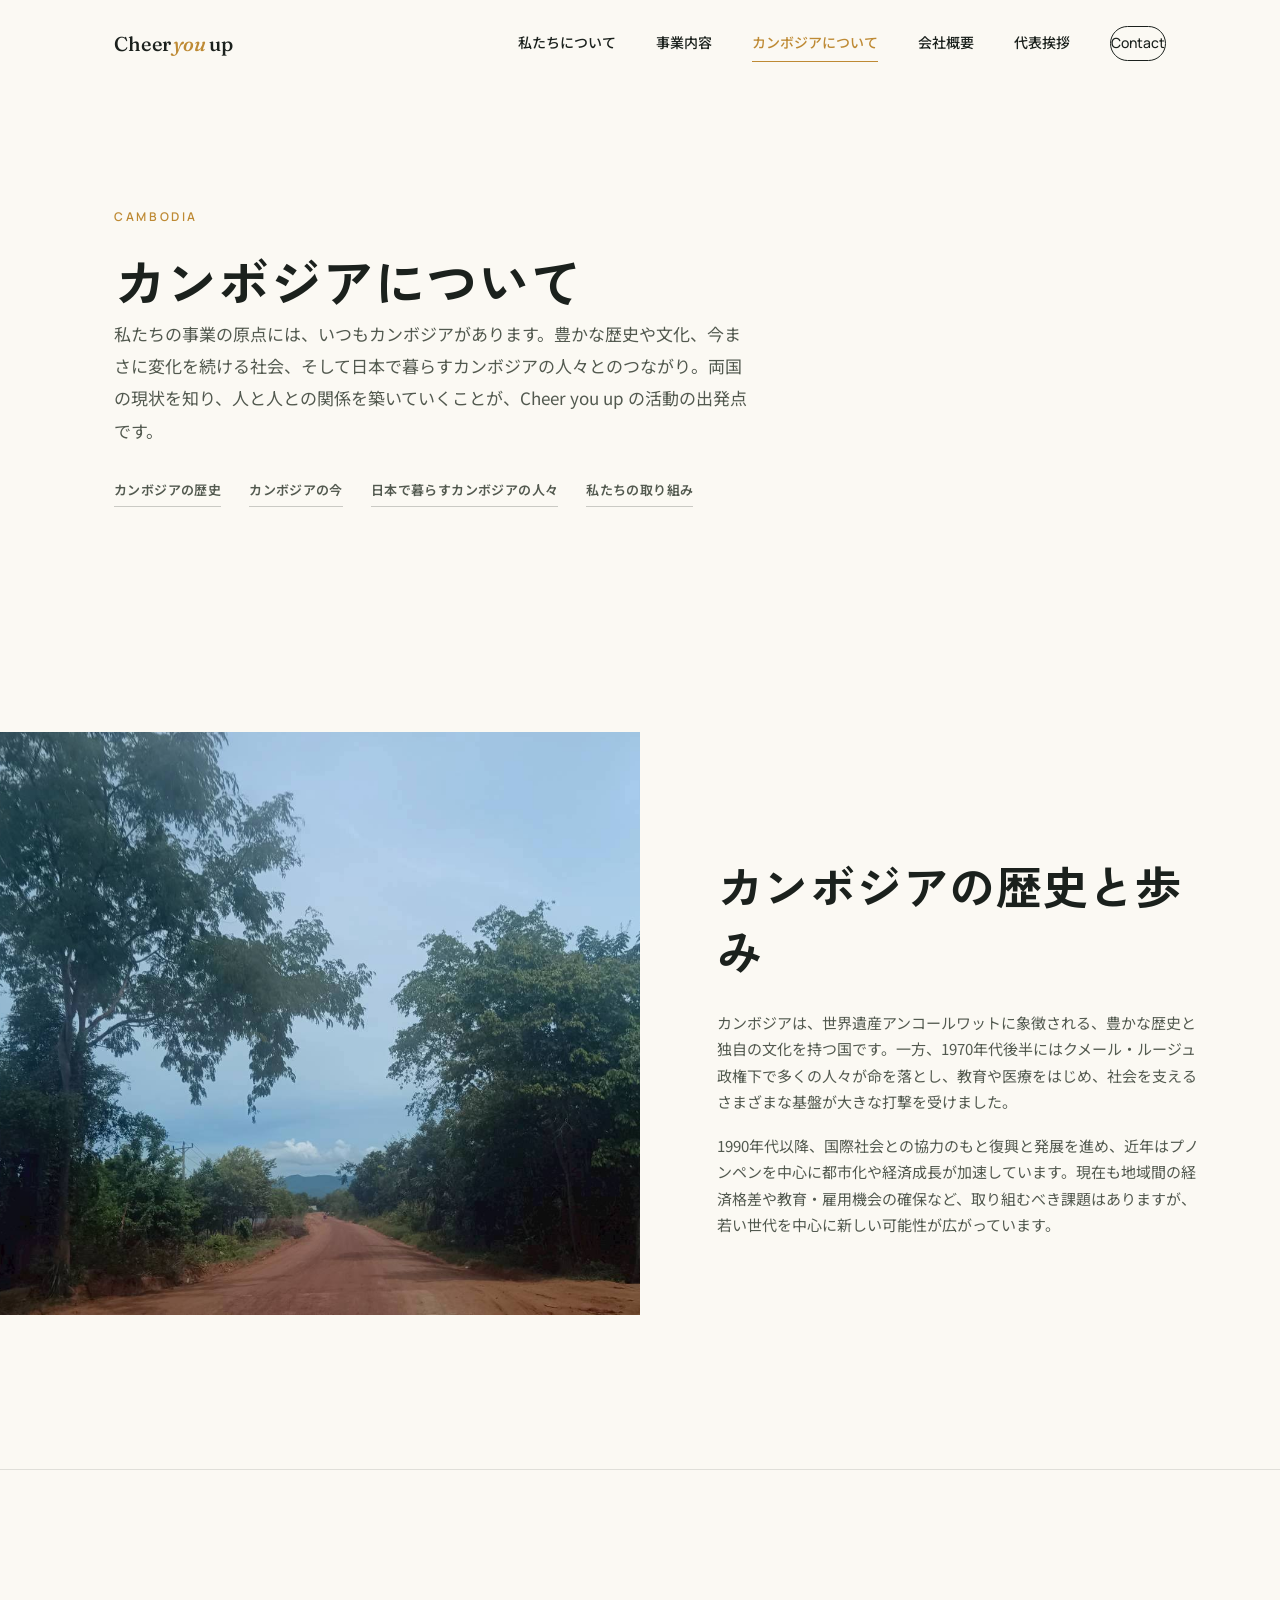
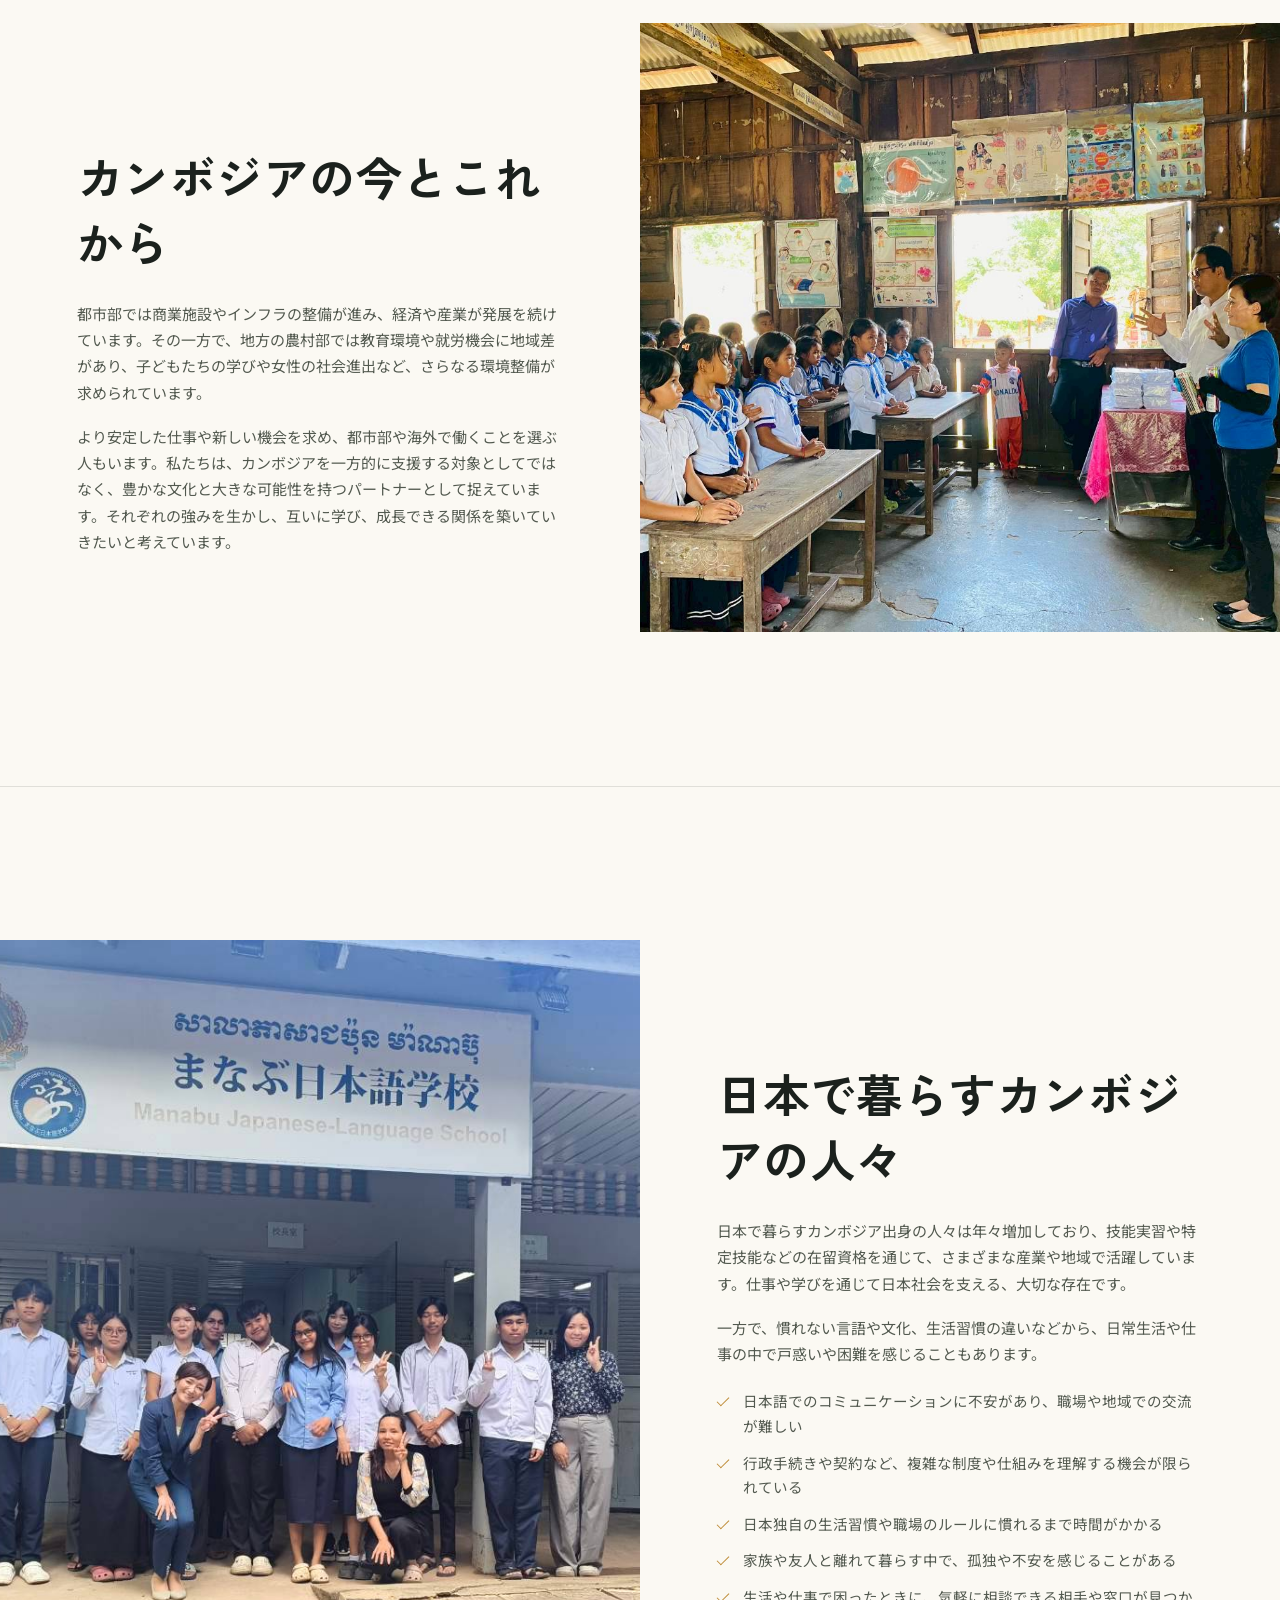
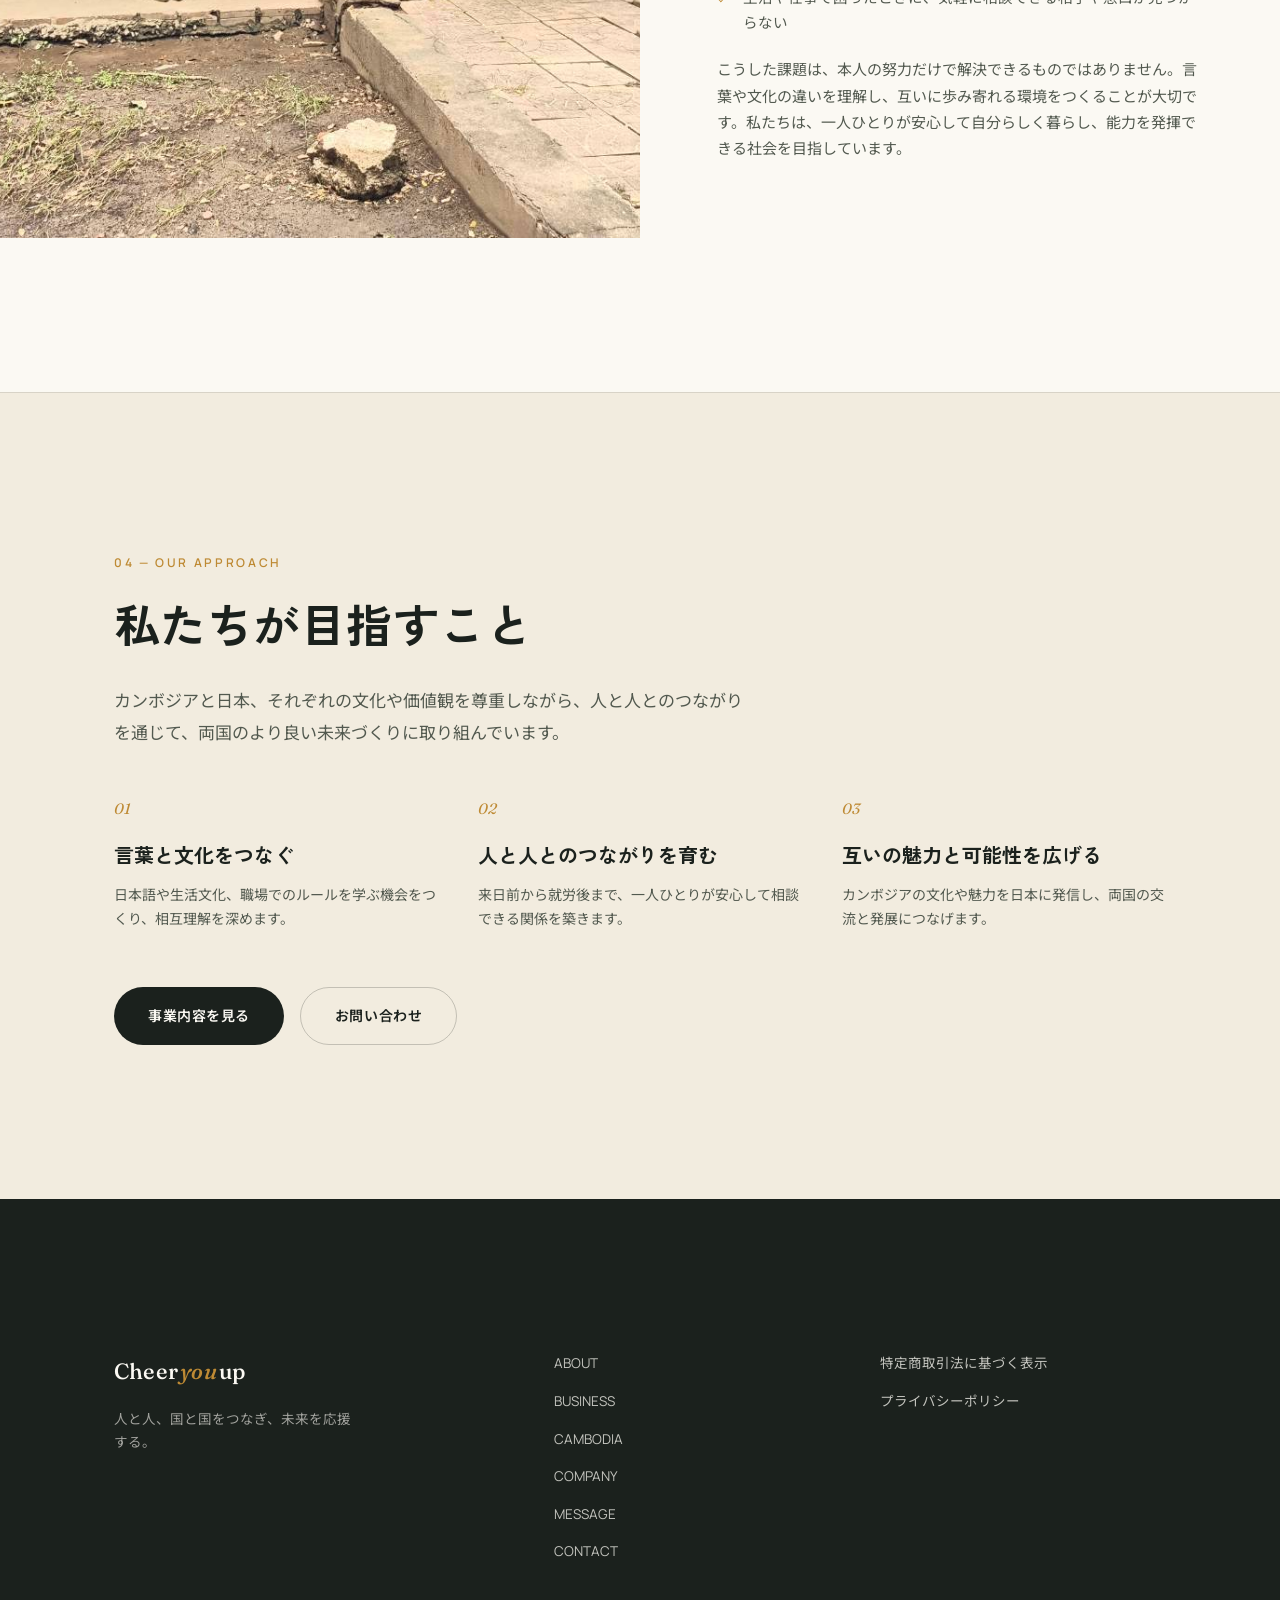
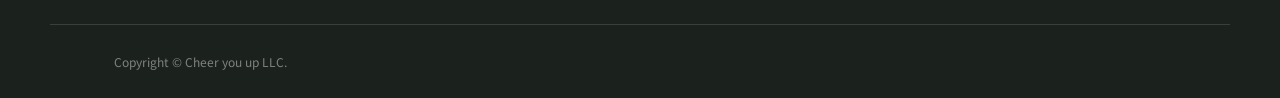
<file: html/cambodia.html>
<!DOCTYPE html>
<html lang="ja">
<head>
<meta charset="UTF-8">
<meta name="viewport" content="width=device-width, initial-scale=1.0">
<title>カンボジアについて｜合同会社 Cheer you up</title>
<meta name="description" content="カンボジアの歴史と現状、そして日本で暮らすカンボジアの人たちが直面している課題について。合同会社Cheer you upが向き合っているテーマを紹介します。">
<link rel="canonical" href="https://cheer-you-up.co.jp/html/cambodia.html">
<link rel="icon" href="../image/favicon.svg" type="image/svg+xml">

<link rel="preconnect" href="https://fonts.googleapis.com">
<link rel="preconnect" href="https://fonts.gstatic.com" crossorigin>
<link href="https://fonts.googleapis.com/css2?family=Fraunces:ital,opsz,wght@0,9..144,300;0,9..144,400;0,9..144,500;0,9..144,600;1,9..144,400&family=Manrope:wght@400;500;600;700&family=Noto+Sans+JP:wght@300;400;500;700&family=Zen+Kaku+Gothic+New:wght@500;700&display=swap" rel="stylesheet">
<link rel="stylesheet" href="../css/style.css">
</head>
<body>

<svg width="0" height="0" style="position:absolute">
  <defs>
    <symbol id="thread" viewBox="0 0 600 40">
      <path d="M0 20 C 80 0, 140 40, 220 18 S 360 -2, 440 22 S 560 6, 600 20"
        fill="none" stroke="currentColor" stroke-width="1.4" stroke-linecap="round"/>
    </symbol>
  </defs>
</svg>

<div class="scroll-progress" id="scrollProgress"></div>

<header class="site-header" id="siteHeader">
  <div class="header-inner">
    <a href="../index.html" class="logo">
      <span class="logo-mark">Cheer<span class="logo-dot">you</span>up</span>
    </a>
    <nav class="nav-desktop" aria-label="メインナビゲーション">
      <a href="../index.html#about">私たちについて</a>
      <a href="business.html">事業内容</a>
      <a href="cambodia.html" class="is-current">カンボジアについて</a>
      <a href="company.html">会社概要</a>
      <a href="message.html">代表挨拶</a>
      <a href="../index.html#contact" class="nav-cta">Contact</a>
    </nav>
    <button class="menu-toggle" id="menuToggle" aria-label="メニューを開く" aria-expanded="false" aria-controls="mobileMenu">
      <span></span><span></span><span></span>
    </button>
  </div>
</header>

<div class="mobile-menu" id="mobileMenu" aria-hidden="true">
  <nav aria-label="モバイルナビゲーション">
    <a href="../index.html#about"><span>01</span>私たちについて</a>
    <a href="business.html"><span>02</span>事業内容</a>
    <a href="cambodia.html"><span>03</span>カンボジアについて</a>
    <a href="company.html"><span>04</span>会社概要</a>
    <a href="message.html"><span>05</span>代表挨拶</a>
    <a href="../index.html#contact"><span>06</span>Contact</a>
  </nav>
</div>

<main>

  <!-- ============ PAGE HERO ============ -->
  <section class="page-hero">
    <div class="container">
      <p class="eyebrow reveal" data-reveal>CAMBODIA</p>
      <h1 class="page-title reveal" data-reveal>カンボジアについて</h1>
      <p class="section-lead reveal" data-reveal>私たちの事業の原点には、いつもカンボジアがあります。豊かな歴史や文化、今まさに変化を続ける社会、そして日本で暮らすカンボジアの人々とのつながり。両国の現状を知り、人と人との関係を築いていくことが、Cheer you up の活動の出発点です。</p>

      <div class="page-hero-jump reveal" data-reveal>
        <a href="#history">カンボジアの歴史</a>
        <a href="#needs">カンボジアの今</a>
        <a href="#challenges">日本で暮らすカンボジアの人々</a>
        <a href="#approach">私たちの取り組み</a>
      </div>
    </div>
  </section>

  <!-- ============ HISTORY ============ -->
  <section class="section cambodia-detail" id="history">
    <div class="cambodia-detail-media">
      <img src="../image/village-20260612-04.jpg" alt="山並みへと続く、カンボジア地方部の赤土の道">
    </div>
    <div class="cambodia-detail-content">
      <p class="eyebrow reveal" data-reveal>01 — HISTORY</p>
      <h2 class="section-title reveal" data-reveal>カンボジアの歴史と歩み</h2>
      <p class="reveal" data-reveal>カンボジアは、世界遺産アンコールワットに象徴される、豊かな歴史と独自の文化を持つ国です。一方、1970年代後半にはクメール・ルージュ政権下で多くの人々が命を落とし、教育や医療をはじめ、社会を支えるさまざまな基盤が大きな打撃を受けました。</p>
      <p class="reveal" data-reveal>1990年代以降、国際社会との協力のもと復興と発展を進め、近年はプノンペンを中心に都市化や経済成長が加速しています。現在も地域間の経済格差や教育・雇用機会の確保など、取り組むべき課題はありますが、若い世代を中心に新しい可能性が広がっています。</p>
    </div>
  </section>

  <!-- ============ NEEDS ============ -->
  <section class="section cambodia-detail reverse" id="needs">
    <div class="cambodia-detail-media">
      <img src="../image/school-kampong-speu-04.jpg" alt="コンポンスプー州の木造校舎で授業を受ける子どもたち" class="pos-needs">
    </div>
    <div class="cambodia-detail-content">
      <p class="eyebrow reveal" data-reveal>02 — PRESENT</p>
      <h2 class="section-title reveal" data-reveal>カンボジアの今とこれから</h2>
      <p class="reveal" data-reveal>都市部では商業施設やインフラの整備が進み、経済や産業が発展を続けています。その一方で、地方の農村部では教育環境や就労機会に地域差があり、子どもたちの学びや女性の社会進出など、さらなる環境整備が求められています。</p>
      <p class="reveal" data-reveal>より安定した仕事や新しい機会を求め、都市部や海外で働くことを選ぶ人もいます。私たちは、カンボジアを一方的に支援する対象としてではなく、豊かな文化と大きな可能性を持つパートナーとして捉えています。それぞれの強みを生かし、互いに学び、成長できる関係を築いていきたいと考えています。</p>
    </div>
  </section>

  <!-- ============ CHALLENGES ============ -->
  <section class="section cambodia-detail" id="challenges">
    <div class="cambodia-detail-media">
      <img src="../image/activity-20261115-02.jpg" alt="カンボジアの日本語学校で、日本語を学ぶ学生たちとの集合写真">
    </div>
    <div class="cambodia-detail-content">
      <p class="eyebrow reveal" data-reveal>03 — LIVING IN JAPAN</p>
      <h2 class="section-title reveal" data-reveal>日本で暮らすカンボジアの人々</h2>
      <p class="reveal" data-reveal>日本で暮らすカンボジア出身の人々は年々増加しており、技能実習や特定技能などの在留資格を通じて、さまざまな産業や地域で活躍しています。仕事や学びを通じて日本社会を支える、大切な存在です。</p>
      <p class="reveal" data-reveal>一方で、慣れない言語や文化、生活習慣の違いなどから、日常生活や仕事の中で戸惑いや困難を感じることもあります。</p>

      <ul class="check-list reveal" data-reveal>
        <li>日本語でのコミュニケーションに不安があり、職場や地域での交流が難しい</li>
        <li>行政手続きや契約など、複雑な制度や仕組みを理解する機会が限られている</li>
        <li>日本独自の生活習慣や職場のルールに慣れるまで時間がかかる</li>
        <li>家族や友人と離れて暮らす中で、孤独や不安を感じることがある</li>
        <li>生活や仕事で困ったときに、気軽に相談できる相手や窓口が見つからない</li>
      </ul>

      <p class="reveal" data-reveal>こうした課題は、本人の努力だけで解決できるものではありません。言葉や文化の違いを理解し、互いに歩み寄れる環境をつくることが大切です。私たちは、一人ひとりが安心して自分らしく暮らし、能力を発揮できる社会を目指しています。</p>
    </div>
  </section>

  <!-- ============ APPROACH ============ -->
  <section class="section approach" id="approach">
    <div class="container">
      <p class="eyebrow reveal" data-reveal>04 — OUR APPROACH</p>
      <h2 class="section-title reveal" data-reveal>私たちが目指すこと</h2>
      <p class="section-lead reveal" data-reveal>カンボジアと日本、それぞれの文化や価値観を尊重しながら、人と人とのつながりを通じて、両国のより良い未来づくりに取り組んでいます。</p>

      <div class="about-values">
        <div class="value-item reveal" data-reveal>
          <span class="value-num">01</span>
          <h3>言葉と文化をつなぐ</h3>
          <p>日本語や生活文化、職場でのルールを学ぶ機会をつくり、相互理解を深めます。</p>
        </div>
        <div class="value-item reveal" data-reveal>
          <span class="value-num">02</span>
          <h3>人と人とのつながりを育む</h3>
          <p>来日前から就労後まで、一人ひとりが安心して相談できる関係を築きます。</p>
        </div>
        <div class="value-item reveal" data-reveal>
          <span class="value-num">03</span>
          <h3>互いの魅力と可能性を広げる</h3>
          <p>カンボジアの文化や魅力を日本に発信し、両国の交流と発展につなげます。</p>
        </div>
      </div>

      <div class="page-cta reveal" data-reveal>
        <a href="business.html" class="btn btn-primary">事業内容を見る</a>
        <a href="../index.html#contact" class="btn btn-ghost">お問い合わせ</a>
      </div>
    </div>
  </section>

</main>

<footer class="site-footer">
  <div class="container footer-inner">
    <div class="footer-brand">
      <span class="logo-mark">Cheer<span class="logo-dot">you</span>up</span>
      <p>人と人、国と国をつなぎ、未来を応援する。</p>
    </div>
    <nav class="footer-nav" aria-label="フッターナビゲーション">
      <a href="../index.html#about">ABOUT</a>
      <a href="business.html">BUSINESS</a>
      <a href="cambodia.html">CAMBODIA</a>
      <a href="company.html">COMPANY</a>
      <a href="message.html">MESSAGE</a>
      <a href="../index.html#contact">CONTACT</a>
    </nav>
    <div class="footer-links">
      <a href="tokushoho.html">特定商取引法に基づく表示</a>
      <a href="privacy.html">プライバシーポリシー</a>
    </div>
  </div>
  <div class="footer-bottom container">
    <p>Copyright © Cheer you up LLC.</p>
  </div>
</footer>

<script src="../js/script.js"></script>
</body>
</html>
</file>
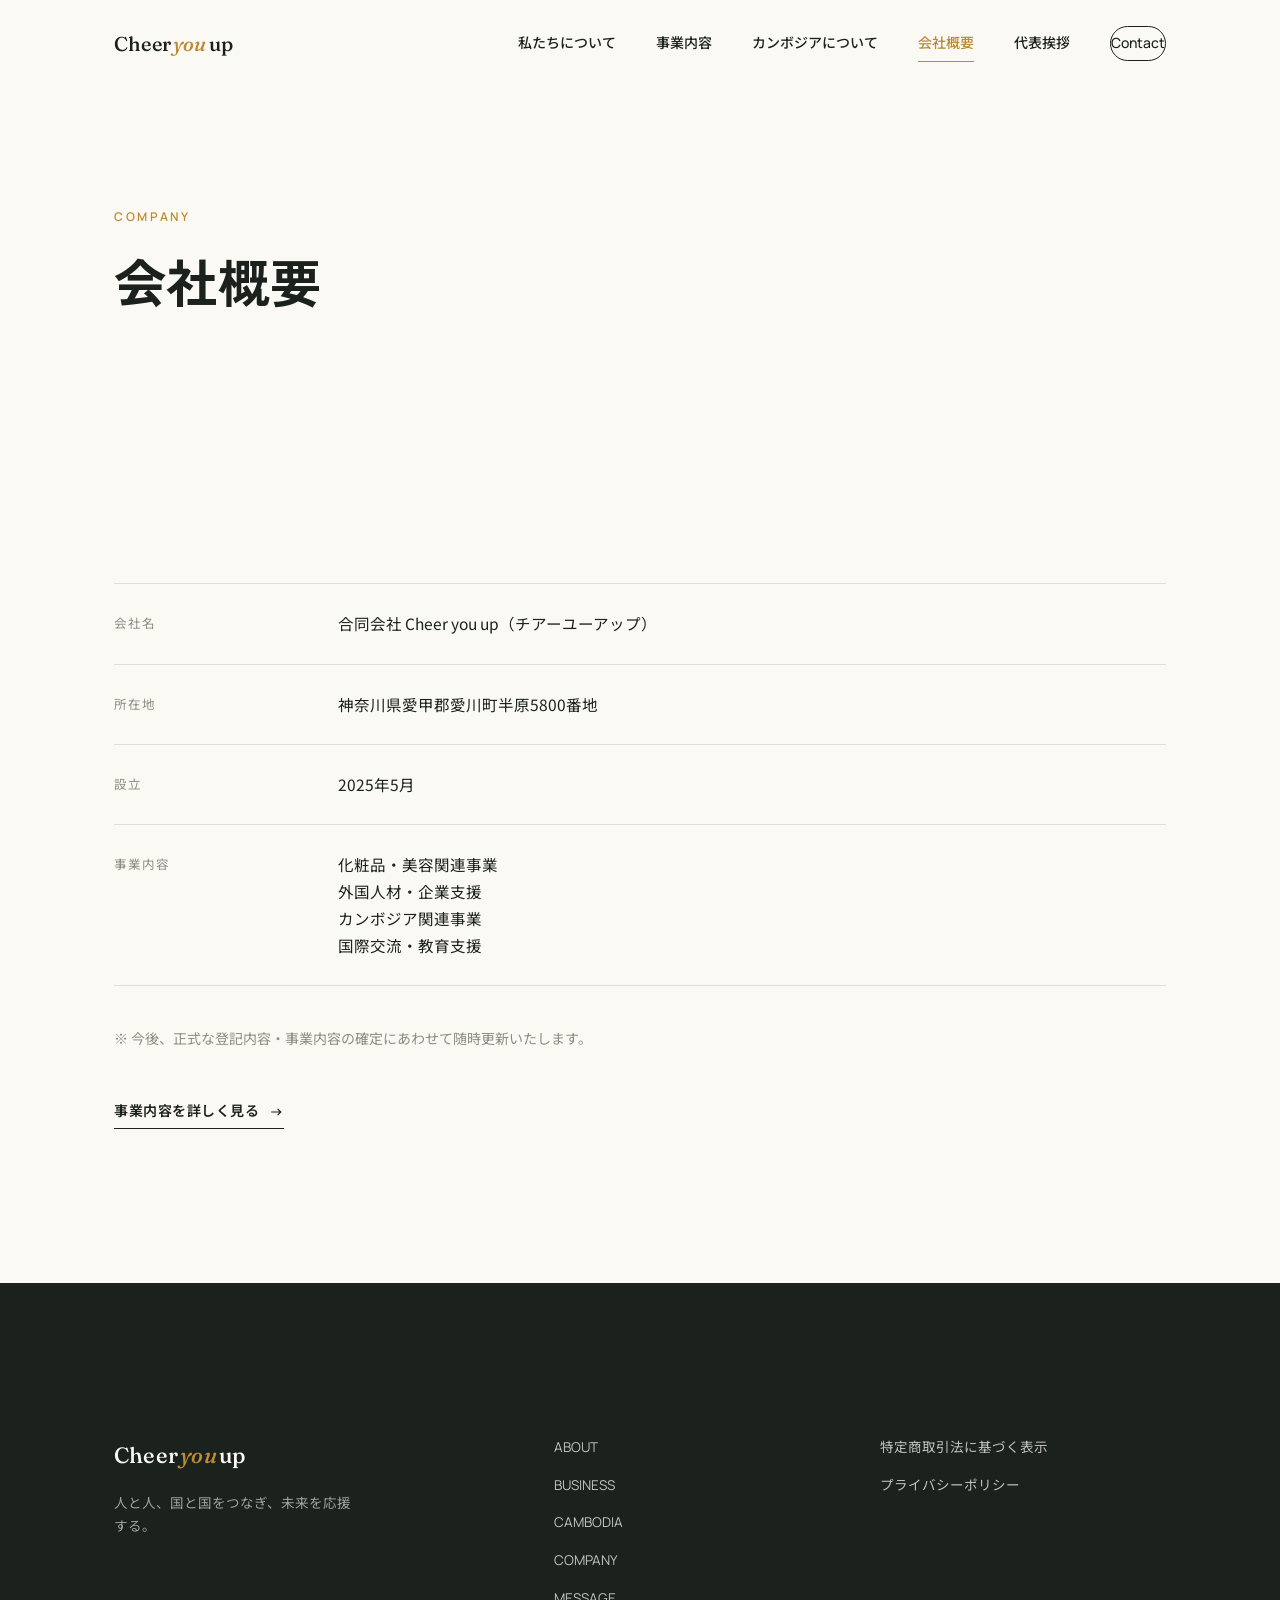
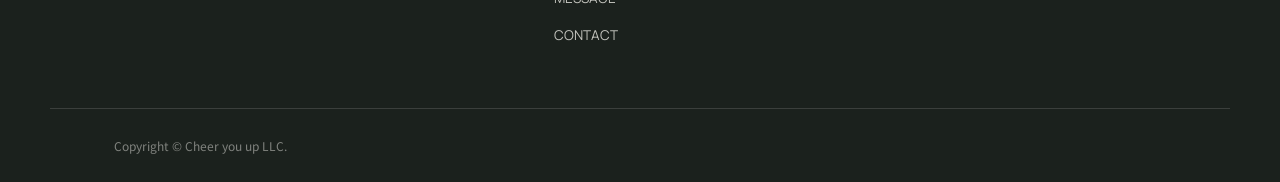
<file: html/company.html>
<!DOCTYPE html>
<html lang="ja">
<head>
<meta charset="UTF-8">
<meta name="viewport" content="width=device-width, initial-scale=1.0">
<title>会社概要｜合同会社 Cheer you up</title>
<meta name="description" content="合同会社Cheer you upの会社概要。所在地、設立、事業内容などをご案内します。">
<link rel="canonical" href="https://cheer-you-up.co.jp/html/company.html">
<link rel="icon" href="../image/favicon.svg" type="image/svg+xml">

<link rel="preconnect" href="https://fonts.googleapis.com">
<link rel="preconnect" href="https://fonts.gstatic.com" crossorigin>
<link href="https://fonts.googleapis.com/css2?family=Fraunces:ital,opsz,wght@0,9..144,300;0,9..144,400;0,9..144,500;0,9..144,600;1,9..144,400&family=Manrope:wght@400;500;600;700&family=Noto+Sans+JP:wght@300;400;500;700&family=Zen+Kaku+Gothic+New:wght@500;700&display=swap" rel="stylesheet">
<link rel="stylesheet" href="../css/style.css">
</head>
<body>

<svg width="0" height="0" style="position:absolute">
  <defs>
    <symbol id="thread" viewBox="0 0 600 40">
      <path d="M0 20 C 80 0, 140 40, 220 18 S 360 -2, 440 22 S 560 6, 600 20"
        fill="none" stroke="currentColor" stroke-width="1.4" stroke-linecap="round"/>
    </symbol>
  </defs>
</svg>

<div class="scroll-progress" id="scrollProgress"></div>

<header class="site-header" id="siteHeader">
  <div class="header-inner">
    <a href="../index.html" class="logo">
      <span class="logo-mark">Cheer<span class="logo-dot">you</span>up</span>
    </a>
    <nav class="nav-desktop" aria-label="メインナビゲーション">
      <a href="../index.html#about">私たちについて</a>
      <a href="business.html">事業内容</a>
      <a href="cambodia.html">カンボジアについて</a>
      <a href="company.html" class="is-current">会社概要</a>
      <a href="message.html">代表挨拶</a>
      <a href="../index.html#contact" class="nav-cta">Contact</a>
    </nav>
    <button class="menu-toggle" id="menuToggle" aria-label="メニューを開く" aria-expanded="false" aria-controls="mobileMenu">
      <span></span><span></span><span></span>
    </button>
  </div>
</header>

<div class="mobile-menu" id="mobileMenu" aria-hidden="true">
  <nav aria-label="モバイルナビゲーション">
    <a href="../index.html#about"><span>01</span>私たちについて</a>
    <a href="business.html"><span>02</span>事業内容</a>
    <a href="cambodia.html"><span>03</span>カンボジアについて</a>
    <a href="company.html"><span>04</span>会社概要</a>
    <a href="message.html"><span>05</span>代表挨拶</a>
    <a href="../index.html#contact"><span>06</span>Contact</a>
  </nav>
</div>

<main>

  <section class="page-hero">
    <div class="container">
      <p class="eyebrow reveal" data-reveal>COMPANY</p>
      <h1 class="page-title reveal" data-reveal>会社概要</h1>
    </div>
  </section>

  <section class="section company">
    <div class="container">
      <dl class="company-table reveal" data-reveal>
        <div class="company-row">
          <dt>会社名</dt>
          <dd>合同会社 Cheer you up（チアーユーアップ）</dd>
        </div>
        <div class="company-row">
          <dt>所在地</dt>
          <dd>神奈川県愛甲郡愛川町半原5800番地</dd>
        </div>
        <div class="company-row">
          <dt>設立</dt>
          <dd>2025年5月</dd>
        </div>
        <div class="company-row">
          <dt>事業内容</dt>
          <dd>
            化粧品・美容関連事業<br>
            外国人材・企業支援<br>
            カンボジア関連事業<br>
            国際交流・教育支援
          </dd>
        </div>
      </dl>

      <p class="detail-note reveal" data-reveal>※ 今後、正式な登記内容・事業内容の確定にあわせて随時更新いたします。</p>

      <div class="page-cta reveal" data-reveal>
        <a href="business.html" class="btn btn-line">
          事業内容を詳しく見る
          <svg class="arrow" viewBox="0 0 20 20" aria-hidden="true"><path d="M4 10h12M12 6l4 4-4 4" fill="none" stroke="currentColor" stroke-width="1.5"/></svg>
        </a>
      </div>
    </div>
  </section>

</main>

<footer class="site-footer">
  <div class="container footer-inner">
    <div class="footer-brand">
      <span class="logo-mark">Cheer<span class="logo-dot">you</span>up</span>
      <p>人と人、国と国をつなぎ、未来を応援する。</p>
    </div>
    <nav class="footer-nav" aria-label="フッターナビゲーション">
      <a href="../index.html#about">ABOUT</a>
      <a href="business.html">BUSINESS</a>
      <a href="cambodia.html">CAMBODIA</a>
      <a href="company.html">COMPANY</a>
      <a href="message.html">MESSAGE</a>
      <a href="../index.html#contact">CONTACT</a>
    </nav>
    <div class="footer-links">
      <a href="tokushoho.html">特定商取引法に基づく表示</a>
      <a href="privacy.html">プライバシーポリシー</a>
    </div>
  </div>
  <div class="footer-bottom container">
    <p>Copyright © Cheer you up LLC.</p>
  </div>
</footer>

<script src="../js/script.js"></script>
</body>
</html>
</file>
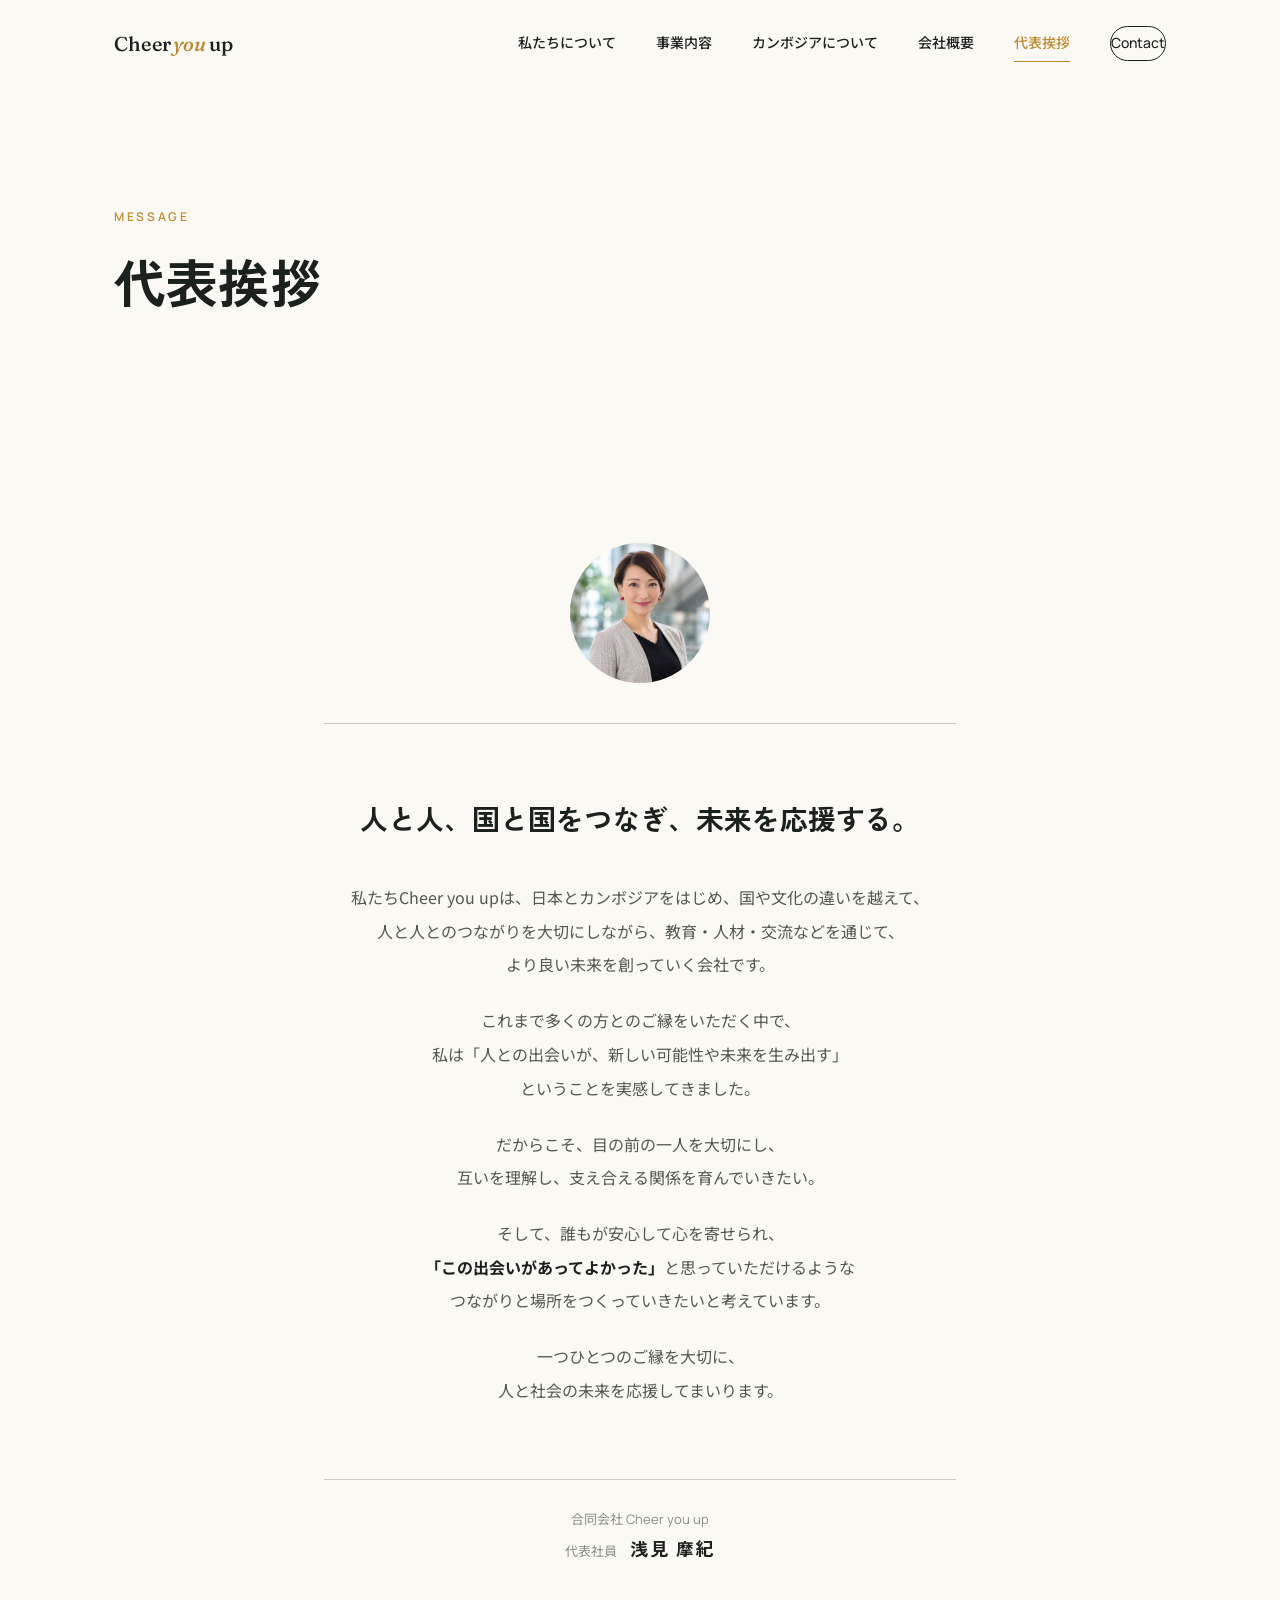
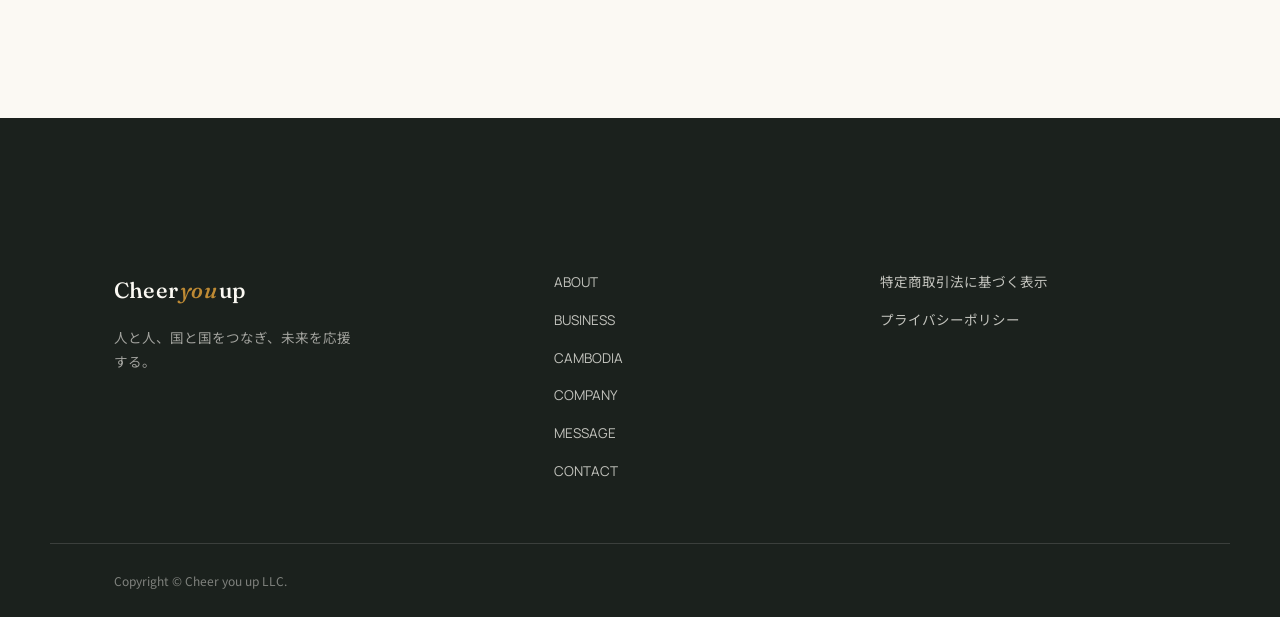
<file: html/message.html>
<!DOCTYPE html>
<html lang="ja">
<head>
<meta charset="UTF-8">
<meta name="viewport" content="width=device-width, initial-scale=1.0">
<title>代表挨拶｜合同会社 Cheer you up</title>
<meta name="description" content="合同会社Cheer you up 代表からのご挨拶。">
<link rel="canonical" href="https://cheer-you-up.co.jp/html/message.html">
<link rel="icon" href="../image/favicon.svg" type="image/svg+xml">

<link rel="preconnect" href="https://fonts.googleapis.com">
<link rel="preconnect" href="https://fonts.gstatic.com" crossorigin>
<link href="https://fonts.googleapis.com/css2?family=Fraunces:ital,opsz,wght@0,9..144,300;0,9..144,400;0,9..144,500;0,9..144,600;1,9..144,400&family=Manrope:wght@400;500;600;700&family=Noto+Sans+JP:wght@300;400;500;700&family=Zen+Kaku+Gothic+New:wght@500;700&display=swap" rel="stylesheet">
<link rel="stylesheet" href="../css/style.css">
</head>
<body>

<svg width="0" height="0" style="position:absolute">
  <defs>
    <symbol id="thread" viewBox="0 0 600 40">
      <path d="M0 20 C 80 0, 140 40, 220 18 S 360 -2, 440 22 S 560 6, 600 20"
        fill="none" stroke="currentColor" stroke-width="1.4" stroke-linecap="round"/>
    </symbol>
  </defs>
</svg>

<div class="scroll-progress" id="scrollProgress"></div>

<header class="site-header" id="siteHeader">
  <div class="header-inner">
    <a href="../index.html" class="logo">
      <span class="logo-mark">Cheer<span class="logo-dot">you</span>up</span>
    </a>
    <nav class="nav-desktop" aria-label="メインナビゲーション">
      <a href="../index.html#about">私たちについて</a>
      <a href="business.html">事業内容</a>
      <a href="cambodia.html">カンボジアについて</a>
      <a href="company.html">会社概要</a>
      <a href="message.html" class="is-current">代表挨拶</a>
      <a href="../index.html#contact" class="nav-cta">Contact</a>
    </nav>
    <button class="menu-toggle" id="menuToggle" aria-label="メニューを開く" aria-expanded="false" aria-controls="mobileMenu">
      <span></span><span></span><span></span>
    </button>
  </div>
</header>

<div class="mobile-menu" id="mobileMenu" aria-hidden="true">
  <nav aria-label="モバイルナビゲーション">
    <a href="../index.html#about"><span>01</span>私たちについて</a>
    <a href="business.html"><span>02</span>事業内容</a>
    <a href="cambodia.html"><span>03</span>カンボジアについて</a>
    <a href="company.html"><span>04</span>会社概要</a>
    <a href="message.html"><span>05</span>代表挨拶</a>
    <a href="../index.html#contact"><span>06</span>Contact</a>
  </nav>
</div>

<main>

  <section class="page-hero">
    <div class="container">
      <p class="eyebrow reveal" data-reveal>MESSAGE</p>
      <h1 class="page-title reveal" data-reveal>代表挨拶</h1>
    </div>
  </section>

  <section class="section message-page">
    <div class="container container-narrow">
      <div class="message-portrait reveal" data-reveal>
        <img src="../image/asami-01.jpg" alt="代表社員 浅見 摩紀">
      </div>

      <div class="message-box reveal" data-reveal>
        <p class="message-lead">人と人、国と国をつなぎ、未来を応援する。</p>
        <div class="message-body">
          <p>私たちCheer you upは、日本とカンボジアをはじめ、国や文化の違いを越えて、<br>人と人とのつながりを大切にしながら、教育・人材・交流などを通じて、<br>より良い未来を創っていく会社です。</p>
          <p>これまで多くの方とのご縁をいただく中で、<br>私は「人との出会いが、新しい可能性や未来を生み出す」<br>ということを実感してきました。</p>
          <p>だからこそ、目の前の一人を大切にし、<br>互いを理解し、支え合える関係を育んでいきたい。</p>
          <p>そして、誰もが安心して心を寄せられ、<br><strong>「この出会いがあってよかった」</strong>と思っていただけるような<br>つながりと場所をつくっていきたいと考えています。</p>
          <p>一つひとつのご縁を大切に、<br>人と社会の未来を応援してまいります。</p>
        </div>
      </div>

      <p class="message-role reveal" data-reveal>合同会社 Cheer you up<br>代表社員　<span class="message-name">浅見 摩紀</span></p>
    </div>
  </section>

</main>

<footer class="site-footer">
  <div class="container footer-inner">
    <div class="footer-brand">
      <span class="logo-mark">Cheer<span class="logo-dot">you</span>up</span>
      <p>人と人、国と国をつなぎ、未来を応援する。</p>
    </div>
    <nav class="footer-nav" aria-label="フッターナビゲーション">
      <a href="../index.html#about">ABOUT</a>
      <a href="business.html">BUSINESS</a>
      <a href="cambodia.html">CAMBODIA</a>
      <a href="company.html">COMPANY</a>
      <a href="message.html">MESSAGE</a>
      <a href="../index.html#contact">CONTACT</a>
    </nav>
    <div class="footer-links">
      <a href="tokushoho.html">特定商取引法に基づく表示</a>
      <a href="privacy.html">プライバシーポリシー</a>
    </div>
  </div>
  <div class="footer-bottom container">
    <p>Copyright © Cheer you up LLC.</p>
  </div>
</footer>

<script src="../js/script.js"></script>
</body>
</html>
</file>
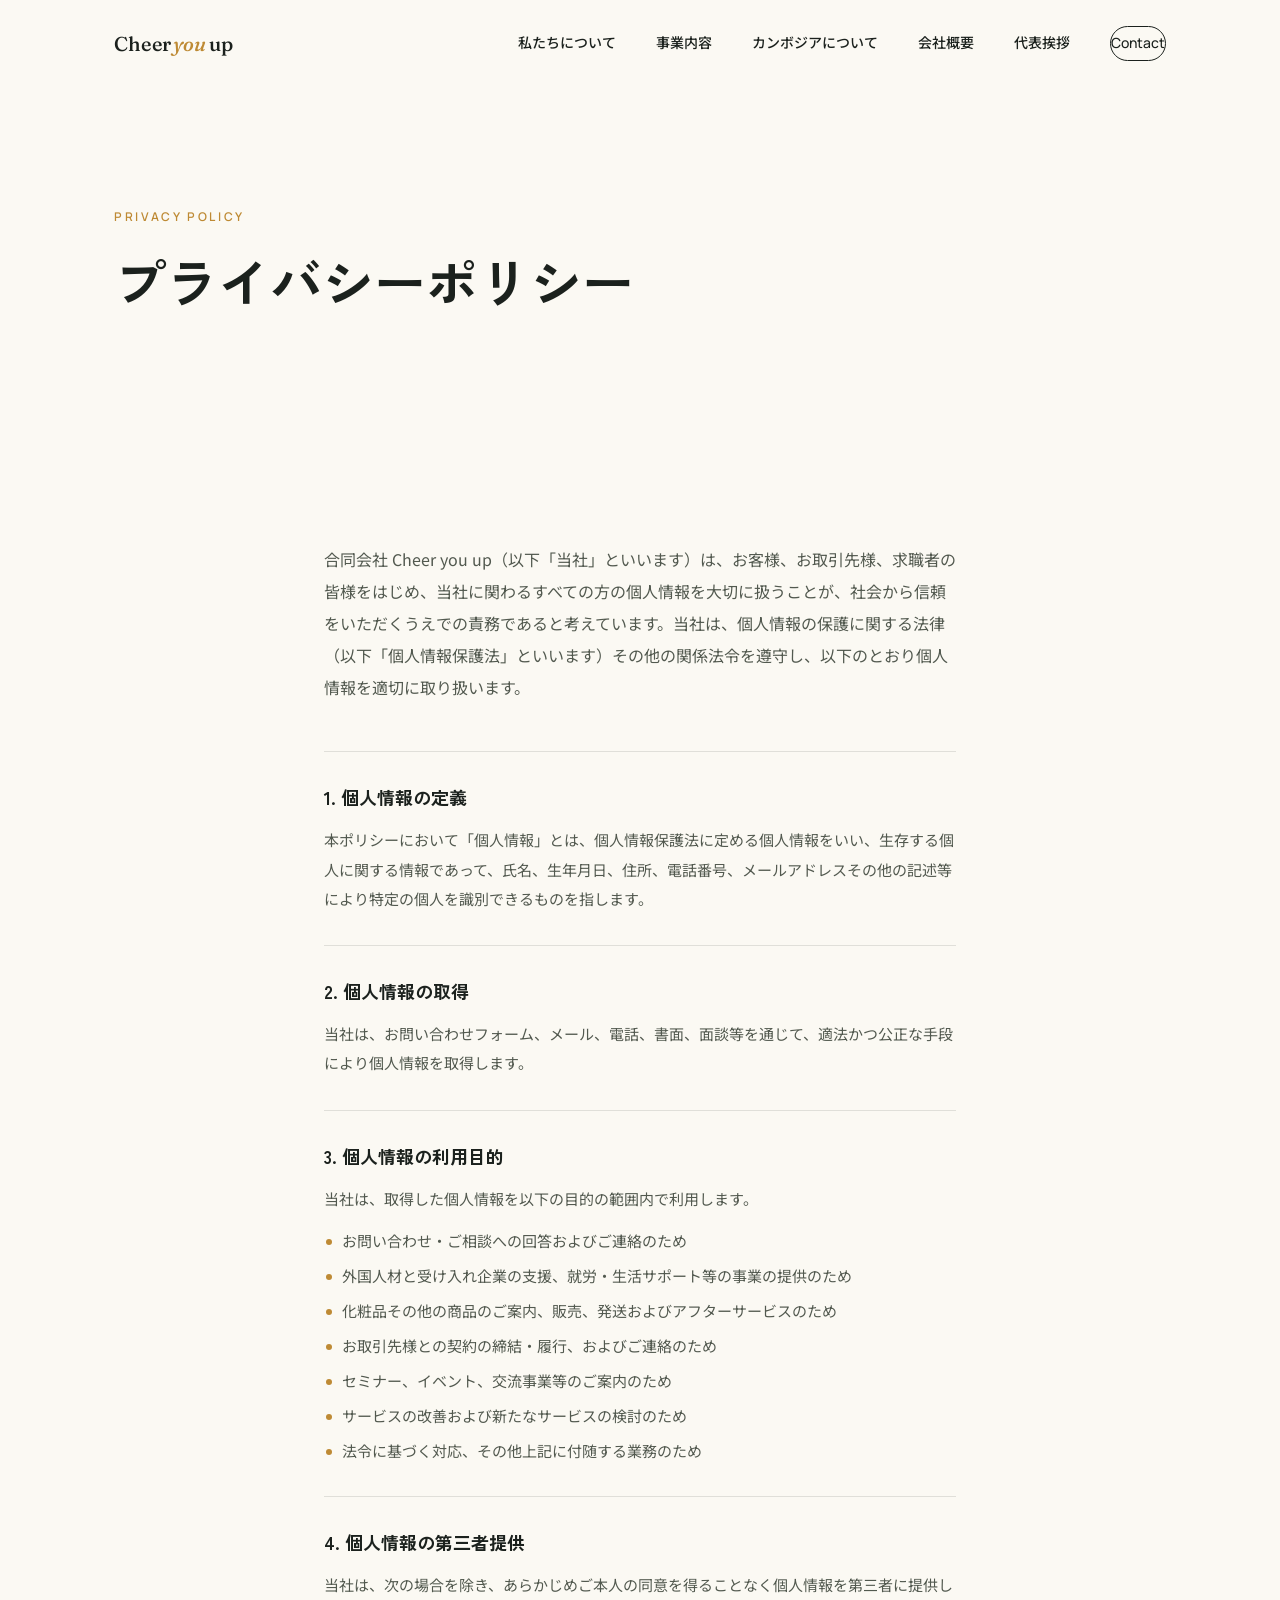
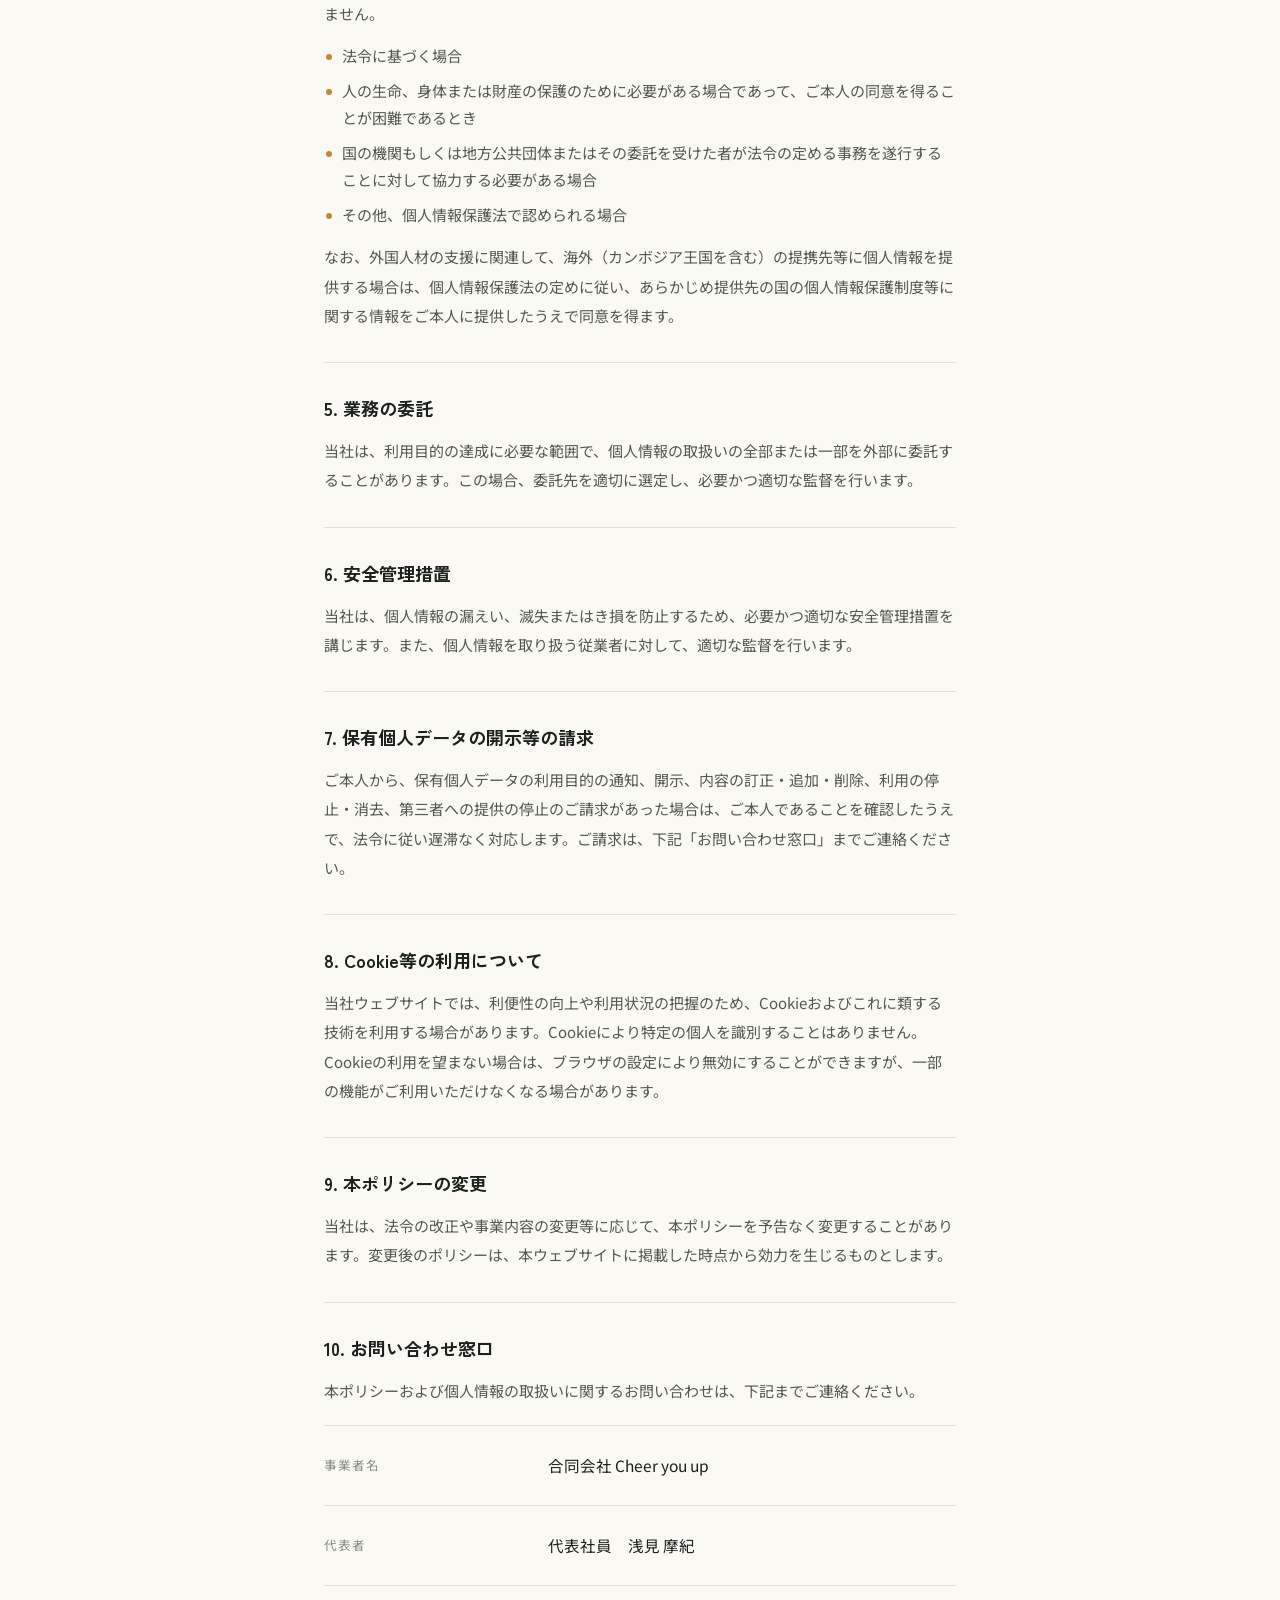
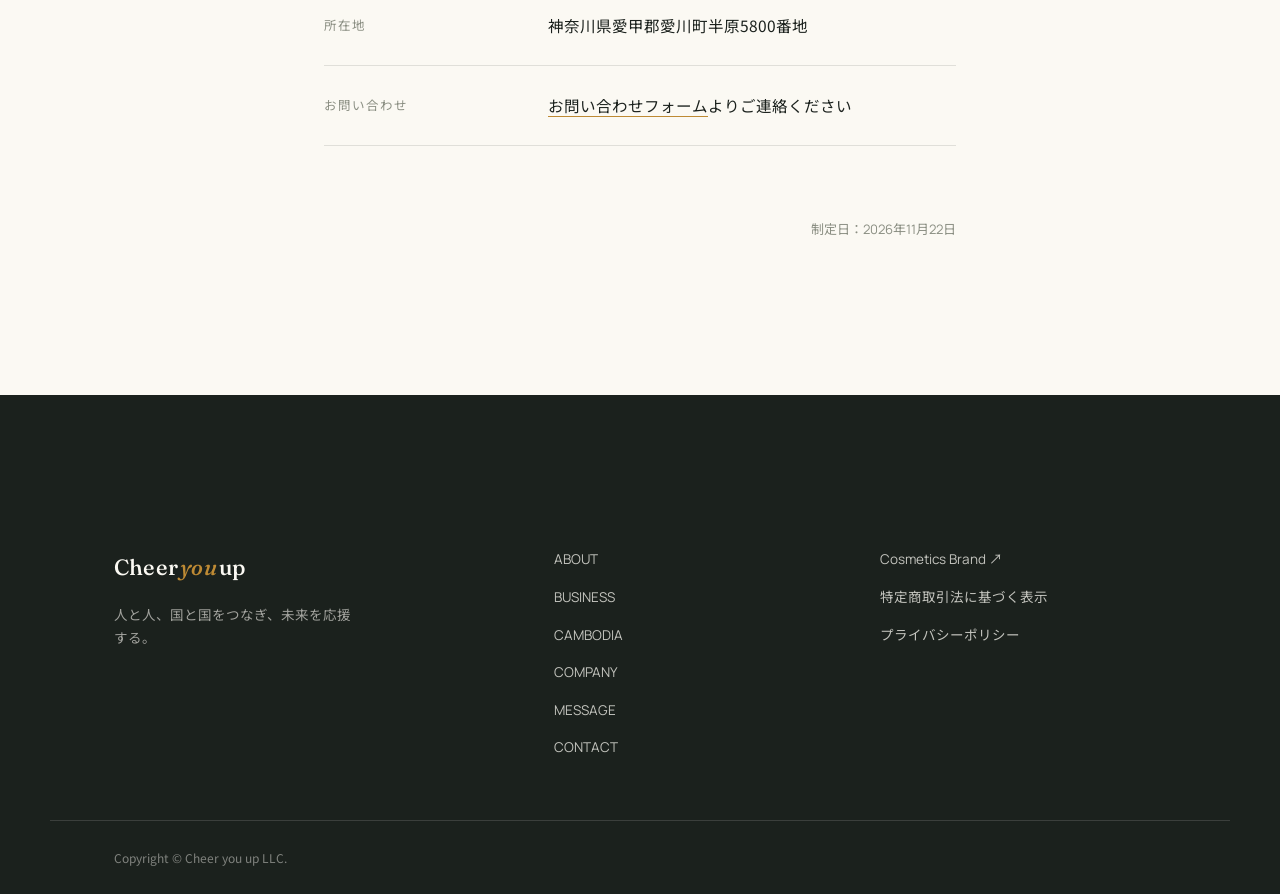
<file: html/privacy.html>
<!DOCTYPE html>
<html lang="ja">
<head>
<meta charset="UTF-8">
<meta name="viewport" content="width=device-width, initial-scale=1.0">
<title>プライバシーポリシー｜合同会社 Cheer you up</title>
<meta name="description" content="合同会社Cheer you upの個人情報の取扱いに関する方針（プライバシーポリシー）です。">
<link rel="canonical" href="https://cheer-you-up.co.jp/html/privacy.html">
<link rel="icon" href="../image/favicon.svg" type="image/svg+xml">

<link rel="preconnect" href="https://fonts.googleapis.com">
<link rel="preconnect" href="https://fonts.gstatic.com" crossorigin>
<link href="https://fonts.googleapis.com/css2?family=Fraunces:ital,opsz,wght@0,9..144,300;0,9..144,400;0,9..144,500;0,9..144,600;1,9..144,400&family=Manrope:wght@400;500;600;700&family=Noto+Sans+JP:wght@300;400;500;700&family=Zen+Kaku+Gothic+New:wght@500;700&display=swap" rel="stylesheet">
<link rel="stylesheet" href="../css/style.css">
</head>
<body>

<svg width="0" height="0" style="position:absolute">
  <defs>
    <symbol id="thread" viewBox="0 0 600 40">
      <path d="M0 20 C 80 0, 140 40, 220 18 S 360 -2, 440 22 S 560 6, 600 20"
        fill="none" stroke="currentColor" stroke-width="1.4" stroke-linecap="round"/>
    </symbol>
  </defs>
</svg>

<div class="scroll-progress" id="scrollProgress"></div>

<header class="site-header" id="siteHeader">
  <div class="header-inner">
    <a href="../index.html" class="logo">
      <span class="logo-mark">Cheer<span class="logo-dot">you</span>up</span>
    </a>
    <nav class="nav-desktop" aria-label="メインナビゲーション">
      <a href="../index.html#about">私たちについて</a>
      <a href="business.html">事業内容</a>
      <a href="cambodia.html">カンボジアについて</a>
      <a href="company.html">会社概要</a>
      <a href="message.html">代表挨拶</a>
      <a href="../index.html#contact" class="nav-cta">Contact</a>
    </nav>
    <button class="menu-toggle" id="menuToggle" aria-label="メニューを開く" aria-expanded="false" aria-controls="mobileMenu">
      <span></span><span></span><span></span>
    </button>
  </div>
</header>

<div class="mobile-menu" id="mobileMenu" aria-hidden="true">
  <nav aria-label="モバイルナビゲーション">
    <a href="../index.html#about"><span>01</span>私たちについて</a>
    <a href="business.html"><span>02</span>事業内容</a>
    <a href="cambodia.html"><span>03</span>カンボジアについて</a>
    <a href="company.html"><span>04</span>会社概要</a>
    <a href="message.html"><span>05</span>代表挨拶</a>
    <a href="../index.html#contact"><span>06</span>Contact</a>
  </nav>
  <div class="mobile-menu-foot">
    <a href="https://makicheer-you-up.com/" target="_blank" rel="noopener">Cosmetics Brand ↗</a>
  </div>
</div>

<main>

  <section class="page-hero">
    <div class="container">
      <p class="eyebrow reveal" data-reveal>PRIVACY POLICY</p>
      <h1 class="page-title reveal" data-reveal>プライバシーポリシー</h1>
    </div>
  </section>

  <section class="section policy">
    <div class="container container-narrow">

      <p class="policy-intro reveal" data-reveal>合同会社 Cheer you up（以下「当社」といいます）は、お客様、お取引先様、求職者の皆様をはじめ、当社に関わるすべての方の個人情報を大切に扱うことが、社会から信頼をいただくうえでの責務であると考えています。当社は、個人情報の保護に関する法律（以下「個人情報保護法」といいます）その他の関係法令を遵守し、以下のとおり個人情報を適切に取り扱います。</p>

      <div class="policy-item reveal" data-reveal>
        <h2>1. 個人情報の定義</h2>
        <p>本ポリシーにおいて「個人情報」とは、個人情報保護法に定める個人情報をいい、生存する個人に関する情報であって、氏名、生年月日、住所、電話番号、メールアドレスその他の記述等により特定の個人を識別できるものを指します。</p>
      </div>

      <div class="policy-item reveal" data-reveal>
        <h2>2. 個人情報の取得</h2>
        <p>当社は、お問い合わせフォーム、メール、電話、書面、面談等を通じて、適法かつ公正な手段により個人情報を取得します。</p>
      </div>

      <div class="policy-item reveal" data-reveal>
        <h2>3. 個人情報の利用目的</h2>
        <p>当社は、取得した個人情報を以下の目的の範囲内で利用します。</p>
        <ul class="policy-list">
          <li>お問い合わせ・ご相談への回答およびご連絡のため</li>
          <li>外国人材と受け入れ企業の支援、就労・生活サポート等の事業の提供のため</li>
          <li>化粧品その他の商品のご案内、販売、発送およびアフターサービスのため</li>
          <li>お取引先様との契約の締結・履行、およびご連絡のため</li>
          <li>セミナー、イベント、交流事業等のご案内のため</li>
          <li>サービスの改善および新たなサービスの検討のため</li>
          <li>法令に基づく対応、その他上記に付随する業務のため</li>
        </ul>
      </div>

      <div class="policy-item reveal" data-reveal>
        <h2>4. 個人情報の第三者提供</h2>
        <p>当社は、次の場合を除き、あらかじめご本人の同意を得ることなく個人情報を第三者に提供しません。</p>
        <ul class="policy-list">
          <li>法令に基づく場合</li>
          <li>人の生命、身体または財産の保護のために必要がある場合であって、ご本人の同意を得ることが困難であるとき</li>
          <li>国の機関もしくは地方公共団体またはその委託を受けた者が法令の定める事務を遂行することに対して協力する必要がある場合</li>
          <li>その他、個人情報保護法で認められる場合</li>
        </ul>
        <p>なお、外国人材の支援に関連して、海外（カンボジア王国を含む）の提携先等に個人情報を提供する場合は、個人情報保護法の定めに従い、あらかじめ提供先の国の個人情報保護制度等に関する情報をご本人に提供したうえで同意を得ます。</p>
      </div>

      <div class="policy-item reveal" data-reveal>
        <h2>5. 業務の委託</h2>
        <p>当社は、利用目的の達成に必要な範囲で、個人情報の取扱いの全部または一部を外部に委託することがあります。この場合、委託先を適切に選定し、必要かつ適切な監督を行います。</p>
      </div>

      <div class="policy-item reveal" data-reveal>
        <h2>6. 安全管理措置</h2>
        <p>当社は、個人情報の漏えい、滅失またはき損を防止するため、必要かつ適切な安全管理措置を講じます。また、個人情報を取り扱う従業者に対して、適切な監督を行います。</p>
      </div>

      <div class="policy-item reveal" data-reveal>
        <h2>7. 保有個人データの開示等の請求</h2>
        <p>ご本人から、保有個人データの利用目的の通知、開示、内容の訂正・追加・削除、利用の停止・消去、第三者への提供の停止のご請求があった場合は、ご本人であることを確認したうえで、法令に従い遅滞なく対応します。ご請求は、下記「お問い合わせ窓口」までご連絡ください。</p>
      </div>

      <div class="policy-item reveal" data-reveal>
        <h2>8. Cookie等の利用について</h2>
        <p>当社ウェブサイトでは、利便性の向上や利用状況の把握のため、Cookieおよびこれに類する技術を利用する場合があります。Cookieにより特定の個人を識別することはありません。Cookieの利用を望まない場合は、ブラウザの設定により無効にすることができますが、一部の機能がご利用いただけなくなる場合があります。</p>
      </div>

      <div class="policy-item reveal" data-reveal>
        <h2>9. 本ポリシーの変更</h2>
        <p>当社は、法令の改正や事業内容の変更等に応じて、本ポリシーを予告なく変更することがあります。変更後のポリシーは、本ウェブサイトに掲載した時点から効力を生じるものとします。</p>
      </div>

      <div class="policy-item reveal" data-reveal>
        <h2>10. お問い合わせ窓口</h2>
        <p>本ポリシーおよび個人情報の取扱いに関するお問い合わせは、下記までご連絡ください。</p>
        <dl class="company-table policy-contact">
          <div class="company-row">
            <dt>事業者名</dt>
            <dd>合同会社 Cheer you up</dd>
          </div>
          <div class="company-row">
            <dt>代表者</dt>
            <dd>代表社員　浅見 摩紀</dd>
          </div>
          <div class="company-row">
            <dt>所在地</dt>
            <dd>神奈川県愛甲郡愛川町半原5800番地</dd>
          </div>
          <div class="company-row">
            <dt>お問い合わせ</dt>
            <dd><a href="../index.html#contact">お問い合わせフォーム</a>よりご連絡ください</dd>
          </div>
        </dl>
      </div>

      <p class="policy-date reveal" data-reveal>制定日：2026年11月22日</p>

    </div>
  </section>

</main>

<footer class="site-footer">
  <div class="container footer-inner">
    <div class="footer-brand">
      <span class="logo-mark">Cheer<span class="logo-dot">you</span>up</span>
      <p>人と人、国と国をつなぎ、未来を応援する。</p>
    </div>
    <nav class="footer-nav" aria-label="フッターナビゲーション">
      <a href="../index.html#about">ABOUT</a>
      <a href="business.html">BUSINESS</a>
      <a href="cambodia.html">CAMBODIA</a>
      <a href="company.html">COMPANY</a>
      <a href="message.html">MESSAGE</a>
      <a href="../index.html#contact">CONTACT</a>
    </nav>
    <div class="footer-links">
      <a href="https://makicheer-you-up.com/" target="_blank" rel="noopener">Cosmetics Brand ↗</a>
      <a href="tokushoho.html">特定商取引法に基づく表示</a>
      <a href="privacy.html">プライバシーポリシー</a>
    </div>
  </div>
  <div class="footer-bottom container">
    <p>Copyright © Cheer you up LLC.</p>
  </div>
</footer>

<script src="../js/script.js"></script>
</body>
</html>
</file>
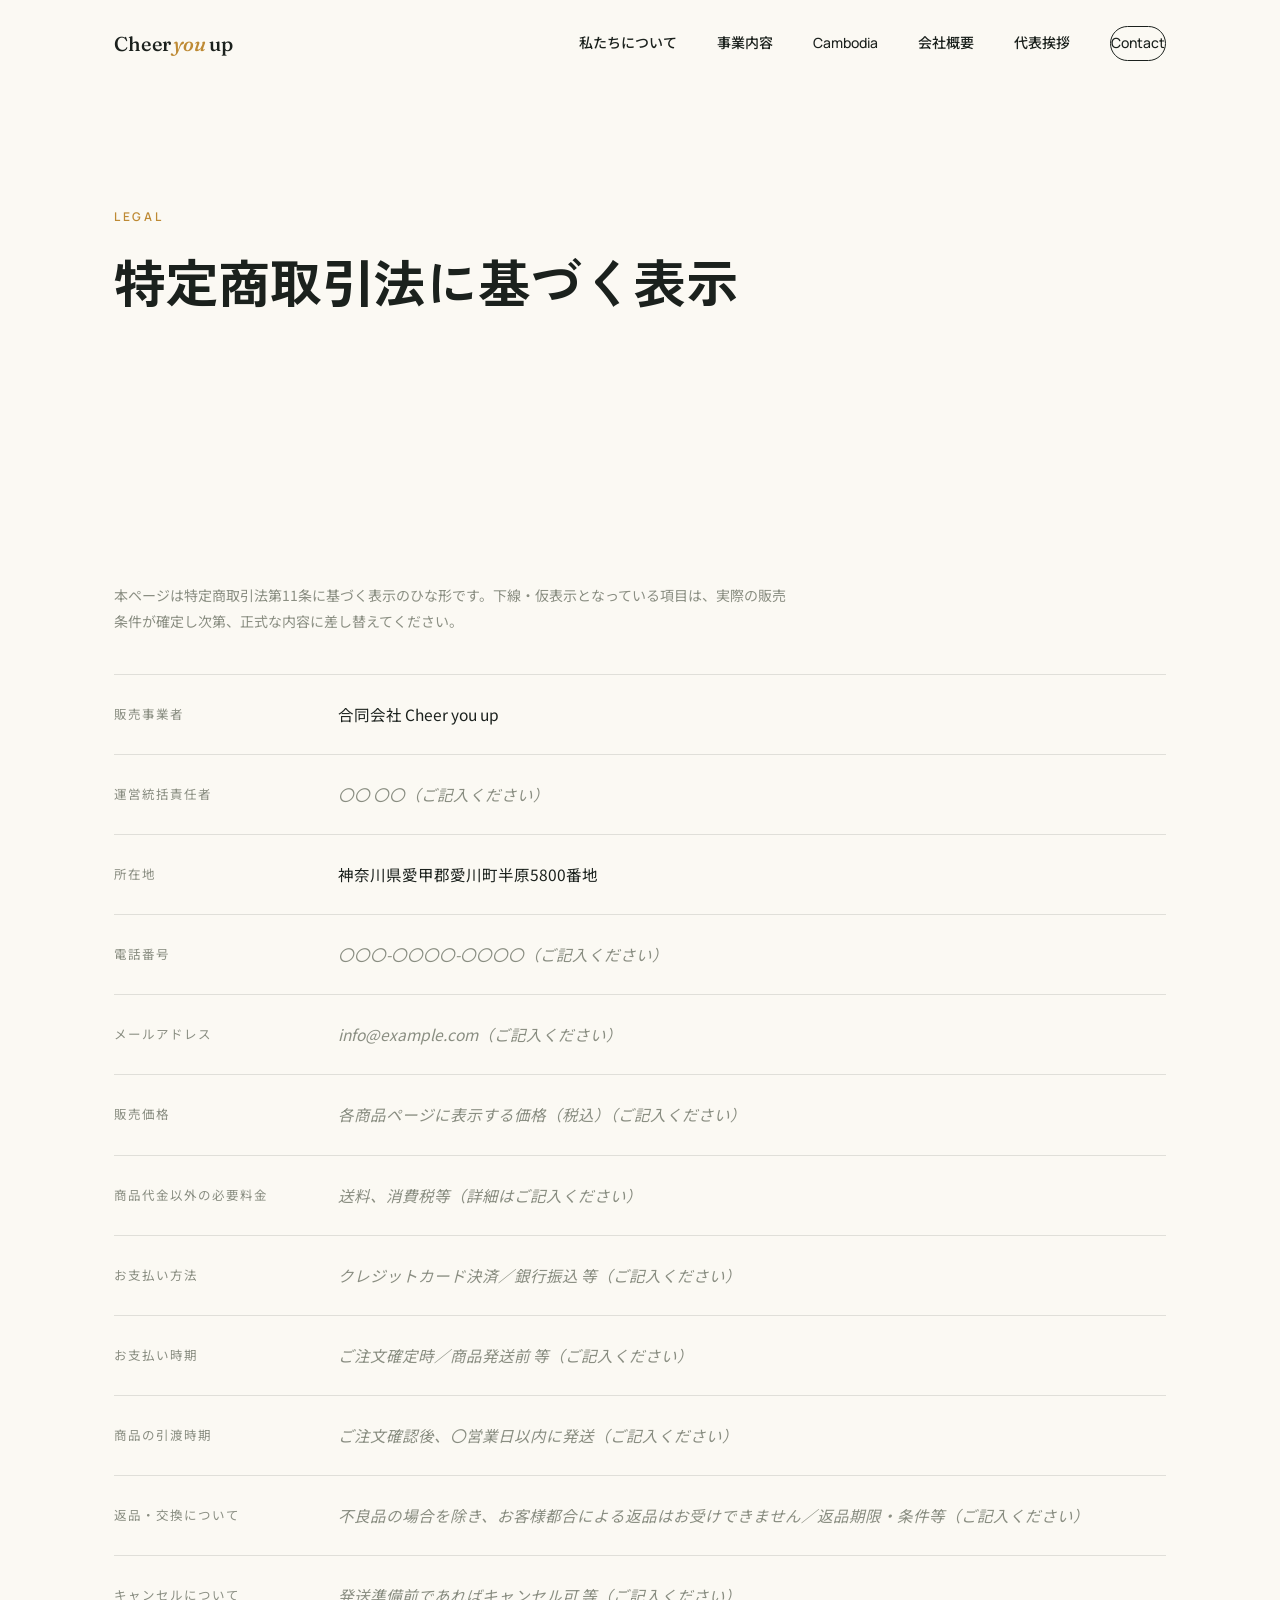
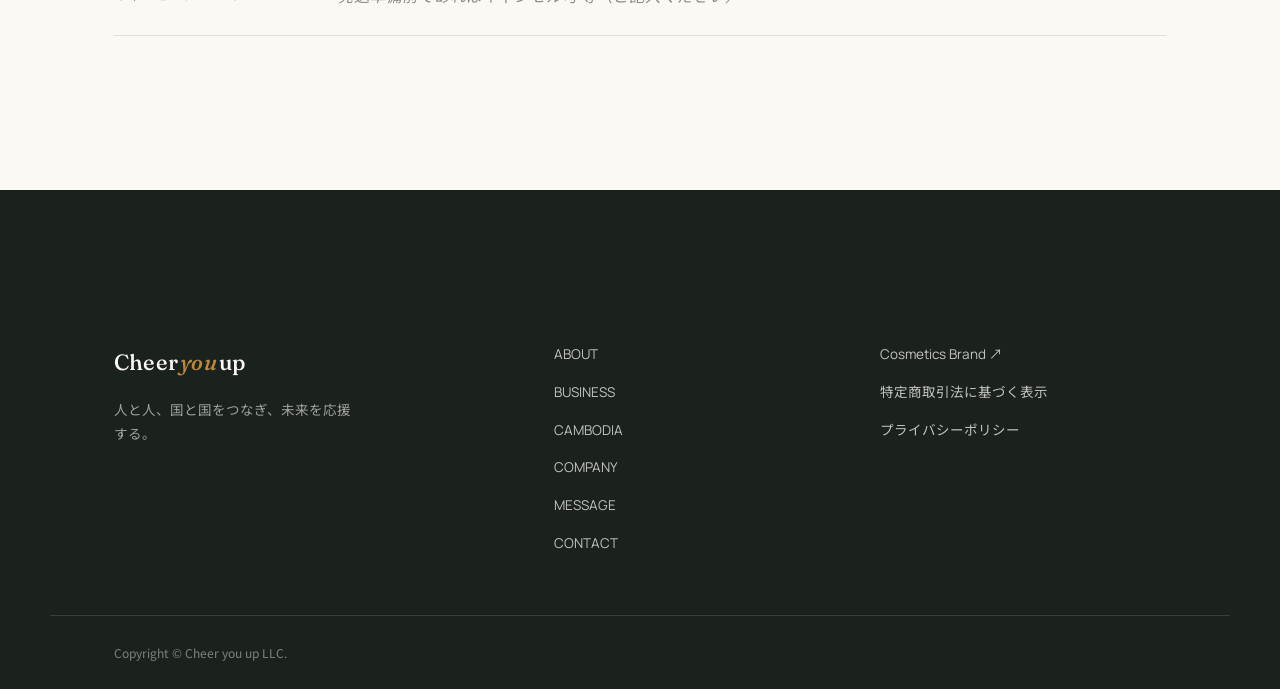
<file: html/tokushoho.html>
<!DOCTYPE html>
<html lang="ja">
<head>
<meta charset="UTF-8">
<meta name="viewport" content="width=device-width, initial-scale=1.0">
<title>特定商取引法に基づく表示｜合同会社 Cheer you up</title>
<meta name="description" content="合同会社Cheer you upの特定商取引法に基づく表示です。">
<link rel="canonical" href="https://cheer-you-up.co.jp/html/tokushoho.html">
<link rel="icon" href="../image/favicon.svg" type="image/svg+xml">

<link rel="preconnect" href="https://fonts.googleapis.com">
<link rel="preconnect" href="https://fonts.gstatic.com" crossorigin>
<link href="https://fonts.googleapis.com/css2?family=Fraunces:ital,opsz,wght@0,9..144,300;0,9..144,400;0,9..144,500;0,9..144,600;1,9..144,400&family=Manrope:wght@400;500;600;700&family=Noto+Sans+JP:wght@300;400;500;700&family=Zen+Kaku+Gothic+New:wght@500;700&display=swap" rel="stylesheet">
<link rel="stylesheet" href="../css/style.css">
</head>
<body>

<svg width="0" height="0" style="position:absolute">
  <defs>
    <symbol id="thread" viewBox="0 0 600 40">
      <path d="M0 20 C 80 0, 140 40, 220 18 S 360 -2, 440 22 S 560 6, 600 20"
        fill="none" stroke="currentColor" stroke-width="1.4" stroke-linecap="round"/>
    </symbol>
  </defs>
</svg>

<div class="scroll-progress" id="scrollProgress"></div>

<header class="site-header" id="siteHeader">
  <div class="header-inner">
    <a href="../index.html" class="logo">
      <span class="logo-mark">Cheer<span class="logo-dot">you</span>up</span>
    </a>
    <nav class="nav-desktop" aria-label="メインナビゲーション">
      <a href="../index.html#about">私たちについて</a>
      <a href="business.html">事業内容</a>
      <a href="../index.html#cambodia">Cambodia</a>
      <a href="company.html">会社概要</a>
      <a href="message.html">代表挨拶</a>
      <a href="../index.html#contact" class="nav-cta">Contact</a>
    </nav>
    <button class="menu-toggle" id="menuToggle" aria-label="メニューを開く" aria-expanded="false" aria-controls="mobileMenu">
      <span></span><span></span><span></span>
    </button>
  </div>
</header>

<div class="mobile-menu" id="mobileMenu" aria-hidden="true">
  <nav aria-label="モバイルナビゲーション">
    <a href="../index.html#about"><span>01</span>私たちについて</a>
    <a href="business.html"><span>02</span>事業内容</a>
    <a href="../index.html#cambodia"><span>03</span>Cambodia</a>
    <a href="company.html"><span>04</span>会社概要</a>
    <a href="message.html"><span>05</span>代表挨拶</a>
    <a href="../index.html#contact"><span>06</span>Contact</a>
  </nav>
  <div class="mobile-menu-foot">
    <a href="https://makicheer-you-up.com/" target="_blank" rel="noopener">Cosmetics Brand ↗</a>
  </div>
</div>

<main>

  <section class="page-hero">
    <div class="container">
      <p class="eyebrow reveal" data-reveal>LEGAL</p>
      <h1 class="page-title reveal" data-reveal>特定商取引法に基づく表示</h1>
    </div>
  </section>

  <section class="section company">
    <div class="container">

      <p class="detail-note reveal" data-reveal>本ページは特定商取引法第11条に基づく表示のひな形です。下線・仮表示となっている項目は、実際の販売条件が確定し次第、正式な内容に差し替えてください。</p>

      <dl class="company-table reveal" data-reveal>
        <div class="company-row">
          <dt>販売事業者</dt>
          <dd>合同会社 Cheer you up</dd>
        </div>
        <div class="company-row">
          <dt>運営統括責任者</dt>
          <dd class="is-placeholder">〇〇 〇〇（ご記入ください）</dd>
        </div>
        <div class="company-row">
          <dt>所在地</dt>
          <dd>神奈川県愛甲郡愛川町半原5800番地</dd>
        </div>
        <div class="company-row">
          <dt>電話番号</dt>
          <dd class="is-placeholder">〇〇〇-〇〇〇〇-〇〇〇〇（ご記入ください）</dd>
        </div>
        <div class="company-row">
          <dt>メールアドレス</dt>
          <dd class="is-placeholder">info@example.com（ご記入ください）</dd>
        </div>
        <div class="company-row">
          <dt>販売価格</dt>
          <dd class="is-placeholder">各商品ページに表示する価格（税込）（ご記入ください）</dd>
        </div>
        <div class="company-row">
          <dt>商品代金以外の必要料金</dt>
          <dd class="is-placeholder">送料、消費税等（詳細はご記入ください）</dd>
        </div>
        <div class="company-row">
          <dt>お支払い方法</dt>
          <dd class="is-placeholder">クレジットカード決済／銀行振込 等（ご記入ください）</dd>
        </div>
        <div class="company-row">
          <dt>お支払い時期</dt>
          <dd class="is-placeholder">ご注文確定時／商品発送前 等（ご記入ください）</dd>
        </div>
        <div class="company-row">
          <dt>商品の引渡時期</dt>
          <dd class="is-placeholder">ご注文確認後、〇営業日以内に発送（ご記入ください）</dd>
        </div>
        <div class="company-row">
          <dt>返品・交換について</dt>
          <dd class="is-placeholder">不良品の場合を除き、お客様都合による返品はお受けできません／返品期限・条件等（ご記入ください）</dd>
        </div>
        <div class="company-row">
          <dt>キャンセルについて</dt>
          <dd class="is-placeholder">発送準備前であればキャンセル可 等（ご記入ください）</dd>
        </div>
      </dl>

    </div>
  </section>

</main>

<footer class="site-footer">
  <div class="container footer-inner">
    <div class="footer-brand">
      <span class="logo-mark">Cheer<span class="logo-dot">you</span>up</span>
      <p>人と人、国と国をつなぎ、未来を応援する。</p>
    </div>
    <nav class="footer-nav" aria-label="フッターナビゲーション">
      <a href="../index.html#about">ABOUT</a>
      <a href="business.html">BUSINESS</a>
      <a href="../index.html#cambodia">CAMBODIA</a>
      <a href="company.html">COMPANY</a>
      <a href="message.html">MESSAGE</a>
      <a href="../index.html#contact">CONTACT</a>
    </nav>
    <div class="footer-links">
      <a href="https://makicheer-you-up.com/" target="_blank" rel="noopener">Cosmetics Brand ↗</a>
      <a href="tokushoho.html">特定商取引法に基づく表示</a>
      <a href="privacy.html">プライバシーポリシー</a>
    </div>
  </div>
  <div class="footer-bottom container">
    <p>Copyright © Cheer you up LLC.</p>
  </div>
</footer>

<script src="../js/script.js"></script>
</body>
</html>
</file>
<file: css/style.css>
/* ============================================================
   Cheer you up — Design Tokens
   ============================================================ */
:root {
  /* Color */
  --bg:        #FBF9F3;
  --bg-alt:    #F2ECDF;
  --ink:       #1B211D;
  --ink-soft:  #52594F;
  --ink-faint: #8A8E82;
  --gold:      #BE8A34;
  --gold-light:#E7C171;
  --navy:      #1C2A3B;
  --navy-soft: #33465C;
  --sage:      #5F7A6A;
  --line:      rgba(27, 33, 29, 0.12);
  --line-strong: rgba(27, 33, 29, 0.22);
  --white: #FFFFFF;

  /* Type */
  --font-display: 'Fraunces', 'Zen Kaku Gothic New', serif;
  --font-jp: 'Zen Kaku Gothic New', 'Noto Sans JP', sans-serif;
  --font-body: 'Noto Sans JP', 'Manrope', sans-serif;
  --font-label: 'Manrope', 'Noto Sans JP', sans-serif;

  /* Layout */
  --container-w: 1180px;
  --container-narrow: 760px;
  --gutter: clamp(20px, 5vw, 64px);
  --section-pad: clamp(72px, 12vw, 160px);
  --radius-s: 4px;
  --radius-m: 10px;

  /* Motion */
  --ease: cubic-bezier(0.22, 1, 0.36, 1);
  --dur-m: 0.7s;
}

/* ============================================================
   Reset
   ============================================================ */
*, *::before, *::after { box-sizing: border-box; }
html { scroll-behavior: smooth; }
@media (prefers-reduced-motion: reduce) {
  html { scroll-behavior: auto; }
  *, *::before, *::after {
    animation-duration: 0.01ms !important;
    animation-iteration-count: 1 !important;
    transition-duration: 0.01ms !important;
    scroll-behavior: auto !important;
  }
}

body, h1, h2, h3, h4, p, dl, dd, figure { margin: 0; }
ul { margin: 0; padding: 0; list-style: none; }
img { max-width: 100%; display: block; }
a { color: inherit; text-decoration: none; }
button { font: inherit; background: none; border: none; cursor: pointer; color: inherit; }
input, textarea, select { font: inherit; color: inherit; }

body {
  background: var(--bg);
  color: var(--ink);
  font-family: var(--font-body);
  font-size: 16px;
  line-height: 1.75;
  -webkit-font-smoothing: antialiased;
  overflow-x: hidden;
}

:focus-visible {
  outline: 2px solid var(--gold);
  outline-offset: 3px;
}

.container {
  max-width: var(--container-w);
  margin: 0 auto;
  padding: 0 var(--gutter);
}
.container-narrow { max-width: var(--container-narrow); }

.sp-only { display: none; }

/* ============================================================
   Type scale
   ============================================================ */
.eyebrow {
  font-family: var(--font-label);
  font-size: 12px;
  font-weight: 600;
  letter-spacing: 0.22em;
  text-transform: uppercase;
  color: var(--gold);
  margin-bottom: 18px;
  display: inline-block;
}

.section-title {
  font-family: var(--font-jp);
  font-weight: 700;
  font-size: clamp(28px, 4.4vw, 46px);
  line-height: 1.4;
  letter-spacing: 0.01em;
  margin-bottom: 28px;
}

.section-lead {
  font-size: clamp(15px, 1.6vw, 17px);
  color: var(--ink-soft);
  max-width: 640px;
  line-height: 1.9;
}

/* ============================================================
   Buttons
   ============================================================ */
.btn {
  display: inline-flex;
  align-items: center;
  gap: 8px;
  font-family: var(--font-label);
  font-size: 14px;
  font-weight: 600;
  letter-spacing: 0.04em;
  padding: 16px 34px;
  border-radius: 999px;
  transition: transform 0.4s var(--ease), background 0.3s ease, color 0.3s ease, border-color 0.3s ease;
}
.btn-primary {
  background: var(--ink);
  color: var(--bg);
}
.btn-primary:hover { background: var(--gold); color: var(--ink); transform: translateY(-2px); }

.btn-ghost {
  border: 1px solid var(--line-strong);
  color: var(--ink);
}
.btn-ghost:hover { border-color: var(--ink); background: rgba(27,33,29,0.04); transform: translateY(-2px); }

.btn-line {
  padding: 0;
  border-radius: 0;
  border-bottom: 1px solid var(--ink);
  padding-bottom: 4px;
  font-weight: 600;
}
.btn-line .arrow { width: 16px; height: 16px; transition: transform 0.3s var(--ease); }
.btn-line:hover .arrow { transform: translateX(4px); }

/* ============================================================
   Thread motif (signature element)
   ============================================================ */
.thread-icon {
  width: 100%;
  height: 18px;
  color: var(--gold);
}

/* ============================================================
   Scroll progress
   ============================================================ */
.scroll-progress {
  position: fixed;
  top: 0; left: 0;
  height: 2px;
  width: 0%;
  background: linear-gradient(90deg, var(--gold), var(--sage));
  z-index: 999;
  transition: width 0.1s linear;
}

/* ============================================================
   Header
   ============================================================ */
.site-header {
  position: fixed;
  top: 0; left: 0; right: 0;
  z-index: 90;
  padding: 26px 0;
  color: var(--ink);
  transition: padding 0.4s var(--ease), background 0.4s var(--ease), box-shadow 0.4s var(--ease), color 0.4s var(--ease);
}
.site-header.is-scrolled {
  padding: 14px 0;
  background: rgba(251, 249, 243, 0.86);
  backdrop-filter: blur(10px);
  box-shadow: 0 1px 0 var(--line);
  color: var(--ink);
}

/* On pages that open on a dark, full-bleed hero, the header needs to
   invert to light text/lines until the person scrolls past it —
   otherwise dark text sits on a dark image and disappears. */
.site-header.on-dark:not(.is-scrolled) {
  color: var(--bg);
}
.site-header.on-dark:not(.is-scrolled) .nav-cta {
  border-color: var(--bg);
}
.site-header.on-dark:not(.is-scrolled) .menu-toggle span {
  background: var(--bg);
}
.header-inner {
  max-width: var(--container-w);
  margin: 0 auto;
  padding: 0 var(--gutter);
  display: flex;
  align-items: center;
  justify-content: space-between;
}

.logo-mark {
  font-family: var(--font-display);
  font-size: 20px;
  font-weight: 500;
  letter-spacing: 0.01em;
}
.logo-dot { color: var(--gold); font-style: italic; margin: 0 2px; }

.nav-desktop {
  display: flex;
  align-items: center;
  gap: 40px;
  font-family: var(--font-label);
  font-size: 14px;
  font-weight: 500;
}
.nav-desktop a { position: relative; padding: 4px 0; }
.nav-desktop a:not(.nav-cta)::after {
  content: '';
  position: absolute;
  left: 0; bottom: -2px;
  width: 0%; height: 1px;
  background: var(--gold);
  transition: width 0.3s var(--ease);
}
.nav-desktop a:not(.nav-cta):hover::after { width: 100%; }
.nav-cta {
  border: 1px solid var(--ink);
  padding: 9px 22px;
  border-radius: 999px;
  transition: background 0.3s ease, color 0.3s ease;
}
.nav-cta:hover { background: var(--ink); color: var(--bg); }

.menu-toggle {
  display: none;
  width: 40px; height: 40px;
  flex-direction: column;
  align-items: center;
  justify-content: center;
  gap: 6px;
}
.menu-toggle span {
  width: 24px; height: 1.5px;
  background: var(--ink);
  transition: transform 0.35s var(--ease), opacity 0.25s ease;
}
.menu-toggle[aria-expanded="true"] span:nth-child(1) { transform: translateY(7.5px) rotate(45deg); }
.menu-toggle[aria-expanded="true"] span:nth-child(2) { opacity: 0; }
.menu-toggle[aria-expanded="true"] span:nth-child(3) { transform: translateY(-7.5px) rotate(-45deg); }

.mobile-menu {
  position: fixed;
  inset: 0;
  z-index: 80;
  background: var(--navy);
  color: var(--bg);
  display: flex;
  flex-direction: column;
  justify-content: space-between;
  padding: 110px var(--gutter) 50px;
  transform: translateY(-100%);
  transition: transform 0.55s var(--ease);
}
.mobile-menu.is-open { transform: translateY(0); }
.mobile-menu nav { display: flex; flex-direction: column; gap: 6px; }
.mobile-menu a {
  font-family: var(--font-display);
  font-size: 32px;
  font-weight: 400;
  padding: 16px 0;
  border-bottom: 1px solid rgba(251,249,243,0.14);
  display: flex;
  align-items: baseline;
  gap: 16px;
}
.mobile-menu a span {
  font-family: var(--font-label);
  font-size: 12px;
  color: var(--gold-light);
}
.mobile-menu-foot a {
  font-family: var(--font-label);
  font-size: 13px;
  letter-spacing: 0.06em;
  color: var(--gold-light);
}

/* ============================================================
   Hero
   ============================================================ */
.hero {
  position: relative;
  min-height: 100svh;
  display: flex;
  align-items: flex-end;
  overflow: hidden;
  padding: 0 var(--gutter) 90px;
  color: var(--bg);
}
.hero-bg { position: absolute; inset: 0; z-index: -1; }
.hero-bg img { width: 100%; height: 100%; object-fit: cover; }
.hero-bg-overlay {
  position: absolute; inset: 0;
  background:
    linear-gradient(180deg, rgba(28,42,59,0.35) 0%, rgba(20,24,20,0.30) 45%, rgba(15,17,14,0.82) 100%);
}

.hero-inner { max-width: var(--container-w); margin: 0 auto; width: 100%; }

.eyebrow.hero-eyebrow,
.hero-inner .eyebrow {
  color: var(--gold-light);
  font-size: 13px;
}

.hero-title {
  font-family: var(--font-jp);
  font-weight: 700;
  font-size: clamp(30px, 6vw, 60px);
  line-height: 1.42;
  letter-spacing: 0.01em;
  margin: 6px 0 30px;
}
.hero-title span { display: block; }

.hero-sub {
  display: flex;
  align-items: center;
  gap: 16px;
  max-width: 320px;
  margin-bottom: 40px;
}
.hero-sub .thread-icon { width: 60px; flex-shrink: 0; }
.hero-sub p {
  font-family: var(--font-label);
  font-size: 11.5px;
  letter-spacing: 0.14em;
  color: rgba(251,249,243,0.82);
}

.hero-actions { display: flex; gap: 16px; flex-wrap: wrap; }
.hero-actions .btn-ghost { border-color: rgba(251,249,243,0.4); color: var(--bg); }
.hero-actions .btn-ghost:hover { border-color: var(--bg); background: rgba(255,255,255,0.08); }
.hero-actions .btn-primary { background: var(--bg); color: var(--ink); }
.hero-actions .btn-primary:hover { background: var(--gold); color: var(--ink); }

.scroll-cue {
  position: absolute;
  right: var(--gutter);
  bottom: 40px;
  width: 1px; height: 60px;
}
.scroll-cue span {
  display: block;
  width: 1px; height: 100%;
  background: rgba(251,249,243,0.5);
  position: relative;
  overflow: hidden;
}
.scroll-cue span::after {
  content: '';
  position: absolute;
  top: -100%; left: 0;
  width: 100%; height: 100%;
  background: var(--gold-light);
  animation: scrollDown 2.2s ease-in-out infinite;
}
@keyframes scrollDown {
  0% { top: -100%; }
  60% { top: 100%; }
  100% { top: 100%; }
}

/* ============================================================
   Reveal animation
   ============================================================ */
.reveal {
  opacity: 0;
  transform: translateY(28px);
  transition: opacity var(--dur-m) var(--ease), transform var(--dur-m) var(--ease);
}
.reveal.is-visible { opacity: 1; transform: translateY(0); }

/* ============================================================
   Section base
   ============================================================ */
.section { padding: var(--section-pad) 0; }
.section + .section { border-top: 1px solid var(--line); }

/* ============================================================
   About
   ============================================================ */
.about-grid {
  display: grid;
  grid-template-columns: 1fr 1fr;
  gap: 48px;
  padding: 20px 0 64px;
  border-bottom: 1px solid var(--line);
  margin-bottom: 64px;
}
.about-lead p {
  font-family: var(--font-jp);
  font-size: clamp(20px, 2.4vw, 26px);
  font-weight: 500;
  line-height: 1.7;
  color: var(--ink);
}
.about-lead p + p { margin-top: 20px; }
.about-body p { color: var(--ink-soft); font-size: 15px; }
.about-body p + p { margin-top: 18px; }

.about-values {
  display: grid;
  grid-template-columns: repeat(3, 1fr);
  gap: 40px;
}
.value-num {
  font-family: var(--font-display);
  font-style: italic;
  font-size: 15px;
  color: var(--gold);
  display: block;
  margin-bottom: 14px;
}
.value-item h3 {
  font-family: var(--font-jp);
  font-size: 20px;
  font-weight: 700;
  margin-bottom: 10px;
}
.value-item p { color: var(--ink-soft); font-size: 14px; }

/* ============================================================
   Business
   ============================================================ */
.business { background: var(--bg-alt); }
.business-cards {
  display: grid;
  grid-template-columns: 1fr 1fr;
  gap: 32px;
  margin-top: 56px;
}
.biz-card {
  background: var(--bg);
  border-radius: var(--radius-m);
  overflow: hidden;
  display: flex;
  flex-direction: column;
  box-shadow: 0 1px 0 var(--line);
}
.biz-card-media { aspect-ratio: 4 / 3; overflow: hidden; }
.biz-card-media img {
  width: 100%; height: 100%; object-fit: cover;
  transition: transform 0.9s var(--ease);
}
.biz-card:hover .biz-card-media img { transform: scale(1.045); }

.biz-card-body { padding: clamp(24px, 3vw, 40px); flex: 1; display: flex; flex-direction: column; }
.biz-card-num {
  font-family: var(--font-display);
  font-style: italic;
  color: var(--gold);
  font-size: 14px;
  margin-bottom: 12px;
}
.biz-card-body h3 {
  font-family: var(--font-display);
  font-size: 26px;
  font-weight: 500;
  margin-bottom: 14px;
}
.biz-card-lead {
  font-family: var(--font-jp);
  font-weight: 700;
  font-size: 17px;
  line-height: 1.6;
  margin-bottom: 16px;
}
.biz-card-text { color: var(--ink-soft); font-size: 14.5px; margin-bottom: 28px; flex: 1; }

/* ============================================================
   Support Flow
   ============================================================ */
.support-flow .section-lead { margin-bottom: 56px; }
.flow-track {
  display: grid;
  grid-template-columns: repeat(5, 1fr);
  align-items: start;
  gap: 0;
}
.flow-card {
  background: var(--bg);
  border: 1px solid var(--line);
  border-radius: var(--radius-m);
  padding: 28px 22px;
  min-height: 190px;
}
.flow-step {
  font-family: var(--font-display);
  font-style: italic;
  color: var(--gold);
  font-size: 20px;
  display: block;
  margin-bottom: 16px;
}
.flow-card h3 { font-family: var(--font-jp); font-size: 16px; font-weight: 700; margin-bottom: 10px; line-height: 1.5; }
.flow-card p { font-size: 13.5px; color: var(--ink-soft); }
.flow-connector { display: flex; align-items: center; justify-content: center; padding-top: 60px; }
.flow-connector .thread-icon { width: 34px; }

/* ============================================================
   Cambodia
   ============================================================ */
.cambodia {
  display: grid;
  grid-template-columns: 1fr 1fr;
  min-height: 90vh;
}
.cambodia-media { position: relative; overflow: hidden; }
.cambodia-media img { width: 100%; height: 100%; object-fit: cover; min-height: 420px; }
.cambodia-content {
  background: var(--navy);
  color: var(--bg);
  display: flex;
  flex-direction: column;
  justify-content: center;
  padding: clamp(40px, 6vw, 100px);
}
.cambodia-content .eyebrow { color: var(--gold-light); }
.cambodia-content .section-title { color: var(--bg); }
.cambodia-content p { color: rgba(251,249,243,0.78); font-size: 15px; }
.cambodia-content p + p { margin-top: 18px; }
.cambodia-tags {
  display: flex; flex-wrap: wrap; gap: 10px;
  margin-top: 32px;
}
.cambodia-link {
  display: inline-flex;
  margin-top: 36px;
  color: var(--bg);
  border-bottom-color: rgba(251,249,243,0.5);
}
.cambodia-link:hover { border-bottom-color: var(--bg); }
.cambodia-tags li {
  font-family: var(--font-label);
  font-size: 12px;
  letter-spacing: 0.04em;
  padding: 8px 16px;
  border: 1px solid rgba(251,249,243,0.28);
  border-radius: 999px;
  color: rgba(251,249,243,0.9);
}

/* ============================================================
   Social Impact
   ============================================================ */
.impact-cycle {
  display: flex;
  align-items: center;
  flex-wrap: wrap;
  gap: 18px;
  margin-top: 56px;
}
.impact-node {
  background: var(--bg-alt);
  border: 1px solid var(--line);
  border-radius: 999px;
  padding: 20px 26px;
  font-family: var(--font-jp);
  font-weight: 500;
  font-size: 14.5px;
  flex: 1 1 160px;
  text-align: center;
}
.impact-node-final { background: var(--ink); color: var(--bg); border-color: var(--ink); }
.impact-arrow { color: var(--gold); font-size: 18px; flex-shrink: 0; }

/* ============================================================
   Partnership
   ============================================================ */
.partnership { background: var(--navy); color: var(--bg); }
.partnership .eyebrow { color: var(--gold-light); }
.partnership .section-title { color: var(--bg); }
.partnership .section-lead { color: rgba(251,249,243,0.75); margin-bottom: 40px; }
.partnership .btn-primary { background: var(--gold-light); color: var(--navy); }
.partnership .btn-primary:hover { background: var(--bg); }

/* ============================================================
   Message
   ============================================================ */
.message-box {
  border-top: 1px solid var(--line-strong);
  border-bottom: 1px solid var(--line-strong);
  padding: clamp(40px, 7vw, 72px) 0;
}
.message-lead {
  font-family: var(--font-jp);
  font-weight: 700;
  font-size: clamp(20px, 3.2vw, 28px);
  line-height: 1.6;
  color: var(--ink);
  margin-bottom: clamp(28px, 4vw, 40px);
}
.message-body p {
  font-family: var(--font-body);
  font-size: 16px;
  line-height: 2.1;
  color: var(--ink-soft);
}
.message-body p + p { margin-top: 1.4em; }
.message-body strong {
  font-weight: 700;
  color: var(--ink);
}
.message-name {
  font-family: var(--font-jp);
  font-size: 18px;
  font-weight: 700;
  color: var(--ink);
  letter-spacing: 0.08em;
}
.message-placeholder {
  font-family: var(--font-display);
  font-style: italic;
  font-size: 20px;
  color: var(--ink-faint);
}

/* ============================================================
   Company
   ============================================================ */
.company-table { border-top: 1px solid var(--line); margin-top: 40px; }
.company-row {
  display: grid;
  grid-template-columns: 200px 1fr;
  gap: 24px;
  padding: 26px 0;
  border-bottom: 1px solid var(--line);
}
.company-row dt {
  font-family: var(--font-label);
  font-size: 12.5px;
  letter-spacing: 0.08em;
  color: var(--ink-faint);
  text-transform: uppercase;
  padding-top: 3px;
}
.company-row dd { font-size: 15.5px; }
.company-row a { border-bottom: 1px solid var(--gold); color: var(--ink); }

/* ============================================================
   Contact
   ============================================================ */
.contact-form {
  display: grid;
  grid-template-columns: 1fr 1fr;
  gap: 26px 28px;
  margin-top: 56px;
  max-width: 860px;
}
.form-row-full { grid-column: 1 / -1; }
.form-row label {
  display: block;
  font-family: var(--font-label);
  font-size: 13px;
  font-weight: 600;
  letter-spacing: 0.02em;
  margin-bottom: 9px;
}
.required {
  font-size: 10.5px;
  color: var(--gold);
  border: 1px solid var(--gold);
  border-radius: 3px;
  padding: 1px 6px;
  margin-left: 6px;
  font-weight: 600;
  vertical-align: middle;
}
.form-row input,
.form-row select,
.form-row textarea {
  width: 100%;
  padding: 14px 16px;
  border: 1px solid var(--line-strong);
  border-radius: var(--radius-s);
  background: var(--bg);
  font-size: 14.5px;
  transition: border-color 0.25s ease;
}
.form-row input:focus,
.form-row select:focus,
.form-row textarea:focus { border-color: var(--gold); }
.form-row textarea { resize: vertical; }

.form-row-checkbox { display: flex; align-items: center; }
.checkbox-label { display: flex; align-items: center; gap: 10px; font-size: 13.5px; font-weight: 400; margin-bottom: 0; cursor: pointer; }
.checkbox-label input { width: 16px; height: 16px; flex-shrink: 0; accent-color: var(--gold); }
.checkbox-label a { border-bottom: 1px solid var(--ink); }

.btn-submit { width: 100%; justify-content: center; }
.form-note { font-size: 13.5px; color: var(--sage); min-height: 20px; }
.form-note.is-error { color: #B5502F; }

/* ============================================================
   Footer
   ============================================================ */
.site-footer { background: var(--ink); color: var(--bg); padding-top: var(--section-pad); }
.footer-inner {
  display: grid;
  grid-template-columns: 1.4fr 1fr 1fr;
  gap: 40px;
  padding-bottom: 60px;
  border-bottom: 1px solid rgba(251,249,243,0.14);
}
.footer-brand .logo-mark { font-size: 22px; }
.footer-brand p { margin-top: 16px; color: rgba(251,249,243,0.6); font-size: 13.5px; max-width: 240px; }
.footer-nav { display: flex; flex-direction: column; gap: 14px; font-size: 13.5px; font-family: var(--font-label); }
.footer-nav a { color: rgba(251,249,243,0.75); }
.footer-nav a:hover { color: var(--gold-light); }
.footer-links { display: flex; flex-direction: column; gap: 14px; font-size: 13.5px; font-family: var(--font-label); }
.footer-links a { color: rgba(251,249,243,0.75); }
.footer-links a:hover { color: var(--gold-light); }
.footer-bottom { padding: 26px var(--gutter); font-size: 12px; color: rgba(251,249,243,0.45); }

/* ============================================================
   Nav current-page indicator
   ============================================================ */
.nav-desktop a.is-current { color: var(--gold); }
.nav-desktop a.is-current::after { width: 100%; }

/* ============================================================
   Page hero (subpages)
   ============================================================ */
.page-hero {
  padding: clamp(140px, 20vw, 200px) 0 clamp(48px, 6vw, 72px);
}
.page-title {
  font-family: var(--font-jp);
  font-weight: 700;
  font-size: clamp(32px, 5vw, 52px);
  line-height: 1.4;
}
.page-hero-jump {
  display: flex;
  gap: 28px;
  margin-top: 32px;
  flex-wrap: wrap;
}
.page-hero-jump a {
  font-family: var(--font-label);
  font-size: 13px;
  font-weight: 600;
  letter-spacing: 0.03em;
  color: var(--ink-soft);
  border-bottom: 1px solid var(--line-strong);
  padding-bottom: 4px;
  transition: color 0.25s ease, border-color 0.25s ease;
}
.page-hero-jump a:hover { color: var(--gold); border-color: var(--gold); }

.page-cta { margin-top: 48px; }

/* ============================================================
   Business detail page
   ============================================================ */
.business-detail .biz-card-num { font-size: 18px; margin-bottom: 4px; }
.detail-columns {
  display: grid;
  grid-template-columns: 1fr 1fr;
  gap: 40px;
  margin-top: 48px;
}
.detail-col {
  background: var(--bg-alt);
  border-radius: var(--radius-m);
  padding: 32px;
}
.detail-col h3 {
  font-family: var(--font-jp);
  font-size: 17px;
  font-weight: 700;
  margin-bottom: 18px;
}
.check-list li {
  position: relative;
  padding-left: 26px;
  font-size: 14.5px;
  color: var(--ink-soft);
  line-height: 1.7;
}
.check-list li + li { margin-top: 12px; }
.check-list li::before {
  content: '';
  position: absolute;
  left: 0; top: 8px;
  width: 12px; height: 6px;
  border-left: 1.5px solid var(--gold);
  border-bottom: 1.5px solid var(--gold);
  transform: rotate(-45deg);
}

.detail-note {
  margin-top: 40px;
  font-size: 14px;
  color: var(--ink-faint);
  max-width: 680px;
  line-height: 1.8;
}
.detail-note a { border-bottom: 1px solid var(--gold); color: var(--ink-soft); }

.cosmetics-story {
  display: grid;
  grid-template-columns: 0.9fr 1.1fr;
  gap: 40px;
  margin: 48px 0;
  align-items: start;
}
.cosmetics-story-media {
  border-radius: var(--radius-m);
  overflow: hidden;
  aspect-ratio: 4 / 5;
}
.cosmetics-story-media img { width: 100%; height: 100%; object-fit: cover; }

/* Golden Silk panel (used where no matching photo exists) */
.silk-panel {
  display: flex;
  flex-direction: column;
  align-items: center;
  justify-content: center;
  gap: 14px;
  padding: 32px;
  text-align: center;
  color: var(--bg);
  background:
    radial-gradient(120% 90% at 20% 15%, rgba(231,193,113,0.55) 0%, rgba(231,193,113,0) 60%),
    radial-gradient(90% 80% at 85% 90%, rgba(190,138,52,0.45) 0%, rgba(190,138,52,0) 65%),
    linear-gradient(150deg, #2A3A4F 0%, var(--navy) 55%, #141E2B 100%);
}
.silk-panel .thread-icon { width: 96px; color: var(--gold-light); }
.silk-panel-en {
  font-family: var(--font-display);
  font-style: italic;
  font-size: clamp(30px, 3.6vw, 44px);
  line-height: 1.1;
  color: var(--gold-light);
}
.silk-panel-jp {
  font-family: var(--font-label);
  font-size: 12px;
  letter-spacing: 0.18em;
  color: rgba(251,249,243,0.75);
}

/* Photo crop positions */
.pos-human-support { object-position: 50% 45%; }
.pos-cambodia-top  { object-position: 45% 50%; }
.pos-needs         { object-position: 40% 50%; }
.cosmetics-story-body { display: flex; flex-direction: column; gap: 24px; }
.cosmetics-story-body .detail-col p { color: var(--ink-soft); font-size: 14.5px; }

.business-cta { text-align: center; background: var(--bg-alt); }
.business-cta .section-title { margin-bottom: 32px; }

/* ============================================================
   Product accordion
   ============================================================ */
.product-accordion { margin-top: 48px; border-top: 1px solid var(--line); }
.product-item { border-bottom: 1px solid var(--line); }

.product-toggle {
  width: 100%;
  display: flex;
  align-items: center;
  gap: 20px;
  padding: 20px 4px;
  text-align: left;
}
.product-thumb {
  width: 64px; height: 64px;
  border-radius: var(--radius-s);
  overflow: hidden;
  flex-shrink: 0;
  background: var(--bg-alt);
}
.product-thumb img { width: 100%; height: 100%; object-fit: cover; }

.product-name {
  flex: 1;
  font-family: var(--font-jp);
  font-weight: 700;
  font-size: 16.5px;
  display: flex;
  align-items: center;
  gap: 12px;
  flex-wrap: wrap;
}
.product-tag {
  font-family: var(--font-label);
  font-weight: 500;
  font-size: 11.5px;
  letter-spacing: 0.04em;
  color: var(--sage);
  border: 1px solid var(--sage);
  border-radius: 999px;
  padding: 3px 12px;
}

.product-chevron {
  flex-shrink: 0;
  width: 28px; height: 28px;
  border-radius: 50%;
  border: 1px solid var(--line-strong);
  display: flex;
  align-items: center;
  justify-content: center;
  font-size: 10px;
  color: var(--ink-soft);
  transition: transform 0.4s var(--ease), background 0.3s ease, border-color 0.3s ease;
}
.product-item.is-open .product-chevron {
  transform: rotate(180deg);
  background: var(--gold);
  border-color: var(--gold);
  color: var(--white);
}

.product-panel {
  display: grid;
  grid-template-rows: 0fr;
  transition: grid-template-rows 0.45s var(--ease);
}
.product-item.is-open .product-panel { grid-template-rows: 1fr; }
.product-panel-inner { overflow: hidden; }
.product-panel-inner > * { padding-top: 4px; }

.product-panel-img {
  width: 100%;
  max-width: 420px;
  border-radius: var(--radius-m);
  margin-bottom: 18px;
}
.product-panel .product-panel-inner {
  padding: 0 4px 28px 88px;
}
.product-panel-inner p {
  color: var(--ink-soft);
  font-size: 14.5px;
  max-width: 560px;
  margin-bottom: 18px;
}
.product-specs div {
  display: flex;
  gap: 16px;
  font-size: 13.5px;
  padding: 8px 0;
  border-top: 1px solid var(--line);
  max-width: 560px;
}
.product-specs dt { width: 70px; flex-shrink: 0; color: var(--ink-faint); }
.product-specs dd { color: var(--ink-soft); }

.product-note {
  margin-top: 28px;
  font-size: 12.5px;
  color: var(--ink-faint);
}

/* ============================================================
   Message page
   ============================================================ */
.message-page { text-align: center; }
.message-portrait {
  width: 140px; height: 140px;
  border-radius: 50%;
  overflow: hidden;
  margin: 0 auto 40px;
}
.message-portrait img { width: 100%; height: 100%; object-fit: cover; object-position: 50% 10%; }
.message-role {
  margin-top: 28px;
  font-family: var(--font-label);
  font-size: 13px;
  color: var(--ink-faint);
  line-height: 1.8;
}

/* ============================================================
   Tokushoho placeholders
   ============================================================ */
.is-placeholder { color: var(--ink-faint); font-style: italic; }

/* ============================================================
   Privacy policy
   ============================================================ */
.policy-intro { color: var(--ink-soft); line-height: 2; margin-bottom: 48px; }
.policy-item { padding: 32px 0; border-top: 1px solid var(--line); }
.policy-item h2 {
  font-family: var(--font-jp);
  font-weight: 700;
  font-size: 18px;
  line-height: 1.5;
  margin-bottom: 14px;
}
.policy-item p { color: var(--ink-soft); font-size: 15px; line-height: 1.95; }
.policy-item p + p,
.policy-list + p { margin-top: 14px; }
.policy-list { margin-top: 14px; }
.policy-list li {
  position: relative;
  padding-left: 18px;
  color: var(--ink-soft);
  font-size: 15px;
  line-height: 1.8;
}
.policy-list li + li { margin-top: 8px; }
.policy-list li::before {
  content: '';
  position: absolute;
  left: 2px; top: 0.8em;
  width: 6px; height: 6px;
  border-radius: 50%;
  background: var(--gold);
}
.policy-contact { margin-top: 20px; }
.policy-contact a { border-bottom: 1px solid var(--gold); }
.policy-date {
  margin-top: 40px;
  text-align: right;
  font-family: var(--font-label);
  font-size: 13px;
  color: var(--ink-faint);
}
@media (max-width: 640px) {
  .policy-intro { font-size: 14px; line-height: 1.85; margin-bottom: 32px; }
  .policy-item { padding: 24px 0; }
  .policy-item h2 { font-size: 16px; margin-bottom: 10px; }
  .policy-item p,
  .policy-list li { font-size: 14px; line-height: 1.8; }
}

/* Contact form honeypot (spam trap, hidden from people) */
.form-hp { position: absolute; left: -9999px; width: 1px; height: 1px; overflow: hidden; }

/* ============================================================
   Cambodia detail page (cambodia.html)
   ============================================================ */
.cambodia-detail {
  display: grid;
  grid-template-columns: 1fr 1fr;
  min-height: 72vh;
}
.cambodia-detail.reverse .cambodia-detail-media { order: 2; }
.cambodia-detail.reverse .cambodia-detail-content { order: 1; }

.cambodia-detail-media { position: relative; overflow: hidden; }
.cambodia-detail-media img { width: 100%; height: 100%; object-fit: cover; min-height: 340px; }

.cambodia-detail-content {
  display: flex;
  flex-direction: column;
  justify-content: center;
  padding: clamp(40px, 6vw, 90px);
}
.cambodia-detail-content p { color: var(--ink-soft); font-size: 15px; }
.cambodia-detail-content p + p { margin-top: 18px; }
.cambodia-detail-content .check-list { margin-top: 22px; margin-bottom: 22px; }

.approach { background: var(--bg-alt); }
.approach .about-values { margin-top: 48px; margin-bottom: 56px; }
.page-cta { display: flex; gap: 16px; flex-wrap: wrap; }
@media (max-width: 980px) {
  .nav-desktop { display: none; }
  .menu-toggle { display: flex; }

  .about-grid { grid-template-columns: 1fr; gap: 28px; }
  .about-values { grid-template-columns: 1fr; gap: 32px; }

  .business-cards { grid-template-columns: 1fr; }

  .flow-track { grid-template-columns: 1fr; gap: 0; }
  .flow-connector { padding: 12px 0; transform: rotate(90deg); }
  .flow-connector .thread-icon { width: 26px; }

  .cambodia { grid-template-columns: 1fr; }
  .cambodia-media img { min-height: 320px; }

  .cambodia-detail { grid-template-columns: 1fr; }
  .cambodia-detail.reverse .cambodia-detail-media { order: 1; }
  .cambodia-detail.reverse .cambodia-detail-content { order: 2; }
  .cambodia-detail-media img { min-height: 280px; }

  .company-row { grid-template-columns: 140px 1fr; }

  .contact-form { grid-template-columns: 1fr; }

  .footer-inner { grid-template-columns: 1fr; gap: 32px; }

  .detail-columns { grid-template-columns: 1fr; gap: 24px; }
  .cosmetics-story { grid-template-columns: 1fr; gap: 24px; }
  .product-panel .product-panel-inner { padding-left: 4px; }
}

/* ============================================================
   Mobile
   ============================================================ */
@media (max-width: 640px) {
  :root { --section-pad: 72px; }
  .sp-only { display: inline; }

  .hero { padding-bottom: 64px; align-items: center; }
  .hero-title { font-size: clamp(26px, 8vw, 34px); }
  .hero-actions { width: 100%; }
  .hero-actions .btn { flex: 1; justify-content: center; }
  .scroll-cue { display: none; }

  .about-lead p { font-size: 19px; }

  .impact-cycle { flex-direction: column; align-items: stretch; }
  .impact-arrow { text-align: center; transform: rotate(90deg); }
  .impact-node { flex: none; }

  .biz-card-body { padding: 24px; }

  .company-row { grid-template-columns: 1fr; gap: 6px; }
  .company-row dt { padding-top: 0; }

  .product-toggle { gap: 14px; }
  .product-thumb { width: 52px; height: 52px; }
  .product-name { font-size: 14.5px; gap: 8px; }
  .product-tag { font-size: 10.5px; padding: 2px 10px; }

  .page-hero-jump { flex-direction: column; gap: 14px; }

  /* --- Mobile type scale --- */
  body { font-size: 15px; line-height: 1.7; }
  .eyebrow { font-size: 11px; margin-bottom: 12px; }
  .section-title { font-size: 22px; line-height: 1.45; margin-bottom: 20px; }
  .section-lead { font-size: 14px; line-height: 1.8; }
  .page-hero { padding: 110px 0 36px; }
  .page-title { font-size: 26px; line-height: 1.4; }

  .about-lead p { font-size: 17px; line-height: 1.65; }
  .about-body p,
  .cambodia-content p,
  .cambodia-detail-content p { font-size: 14px; line-height: 1.8; }
  .value-item h3 { font-size: 17px; }
  .value-item p { font-size: 13.5px; }
  .biz-card-body h3 { font-size: 20px; }
  .biz-card-lead { font-size: 15px; }
  .biz-card-text { font-size: 13.5px; }
  .detail-col h3 { font-size: 15.5px; }
  .check-list li,
  .cosmetics-story-body .detail-col p,
  .product-panel-inner p { font-size: 13.5px; line-height: 1.7; }
  .company-row dd { font-size: 14.5px; }

  /* Mobile menu */
  .mobile-menu { padding: 88px var(--gutter) 36px; }
  .mobile-menu nav { gap: 0; }
  .mobile-menu a { font-size: 18px; padding: 13px 0; gap: 12px; }
  .mobile-menu a span { font-size: 11px; }
  .mobile-menu-foot a { font-size: 12px; }

  /* Photos & panels */
  .hero-bg img { object-position: 35% 50%; }
  .cosmetics-story-media.silk-panel { aspect-ratio: 16 / 9; }
  .silk-panel-en { font-size: 30px; }

  /* Message */
  .message-portrait { width: 120px; height: 120px; margin-bottom: 28px; }
  .message-box { padding: 32px 0; }
  .message-lead { font-size: 17px; line-height: 1.6; margin-bottom: 22px; }
  .message-body p { font-size: 14px; line-height: 1.85; text-align: left; }
  .message-body p + p { margin-top: 1em; }
  .message-name { font-size: 16px; }
}
</file>
